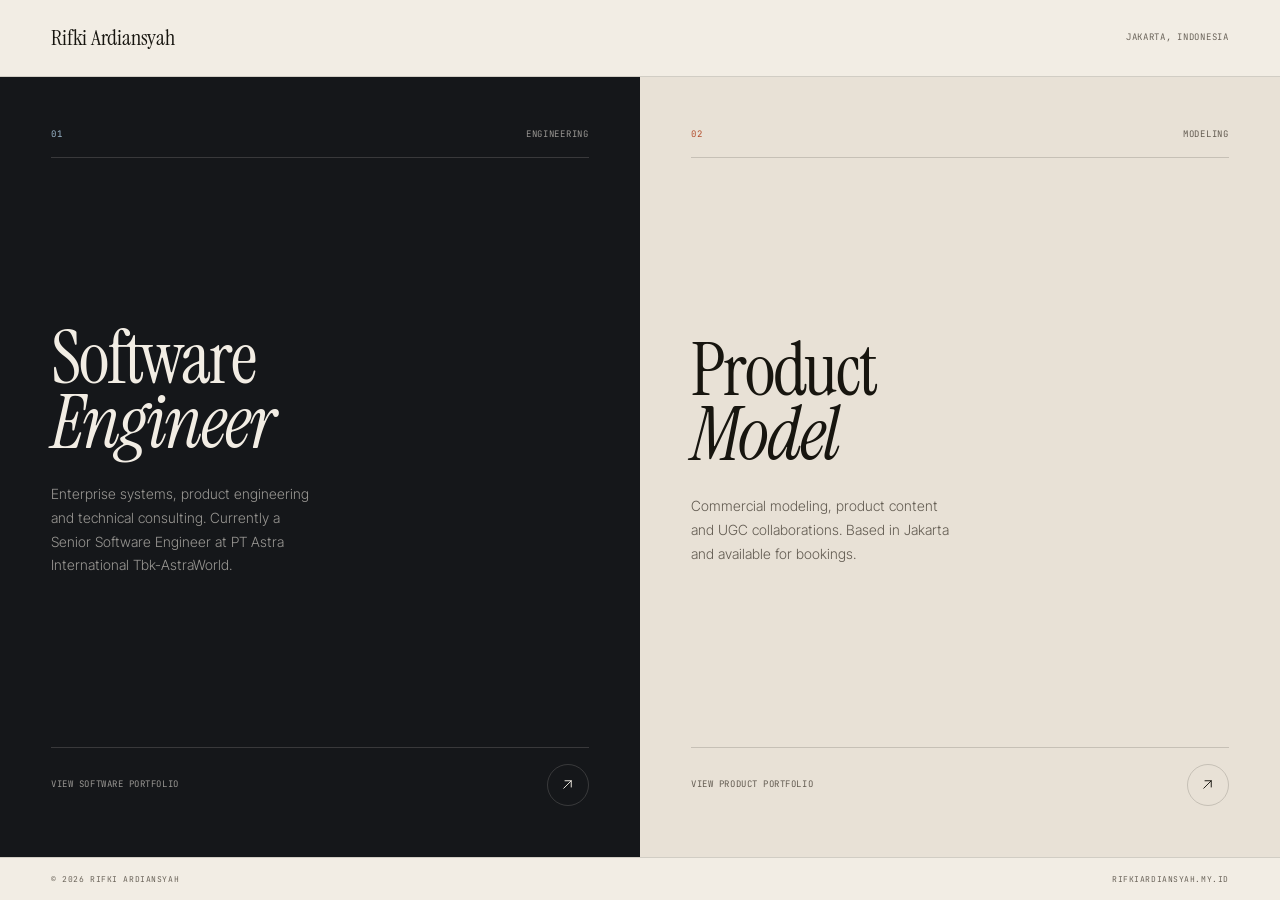
<file: index.html>
<!DOCTYPE html>
<html lang="en">
<head>
  <meta charset="UTF-8">
  <meta name="viewport" content="width=device-width, initial-scale=1.0">
  <title>Rifki Ardiansyah | Software Engineer and Product Model</title>
  <meta name="description" content="Select the software engineering portfolio or the product modeling portfolio of Rifki Ardiansyah in Jakarta.">
  <meta name="author" content="Rifki Ardiansyah">
  <meta name="theme-color" content="#F2EDE4">
  <link rel="canonical" href="https://rifkiardiansyah.my.id/">
  <meta property="og:type" content="website">
  <meta property="og:title" content="Rifki Ardiansyah | Software Engineer and Product Model">
  <meta property="og:description" content="Select the software engineering portfolio or the product modeling portfolio of Rifki Ardiansyah in Jakarta.">
  <meta property="og:url" content="https://rifkiardiansyah.my.id/">
  <meta name="twitter:card" content="summary">
  <link rel="icon" href="favicon.svg" type="image/svg+xml">
  <link rel="preconnect" href="https://fonts.googleapis.com">
  <link rel="preconnect" href="https://fonts.gstatic.com" crossorigin>
  <link href="https://fonts.googleapis.com/css2?family=Instrument+Serif:ital@0;1&family=Inter+Tight:wght@300;400;500;600&family=JetBrains+Mono:wght@400;500&display=swap" rel="stylesheet">
  <link rel="stylesheet" href="styles.css?v=20261119e">
</head>
<body>

  <a class="skip-link" href="#sections">Skip to sections</a>

  <header class="site-header">
    <div class="container header-inner">
      <p class="brand">Rifki Ardiansyah</p>
      <p class="location">Jakarta, Indonesia</p>
    </div>
  </header>

  <main class="chooser" id="sections">
    <h1 class="sr-only">Rifki Ardiansyah, select a section</h1>

    <a class="choice choice--software" href="/software-engineer/" aria-label="Open the software engineering portfolio">
      <span class="choice-top">
        <span class="choice-number">01</span>
        <span class="choice-kind">Engineering</span>
      </span>
      <span class="choice-main">
        <span class="choice-title">Software<br><em>Engineer</em></span>
        <span class="choice-description">Enterprise systems, product engineering and technical consulting. Currently a Senior Software Engineer at PT Astra International Tbk-AstraWorld.</span>
      </span>
      <span class="choice-foot">
        <span>View software portfolio</span>
        <span class="choice-arrow" aria-hidden="true">
          <svg viewBox="0 0 24 24"><path d="M6 18 18 6M8 6h10v10" fill="none" stroke="currentColor" stroke-width="1.5" stroke-linecap="round" stroke-linejoin="round"/></svg>
        </span>
      </span>
    </a>

    <a class="choice choice--model" href="/product-model/" aria-label="Open the product modeling portfolio">
      <span class="choice-top">
        <span class="choice-number">02</span>
        <span class="choice-kind">Modeling</span>
      </span>
      <span class="choice-main">
        <span class="choice-title">Product<br><em>Model</em></span>
        <span class="choice-description">Commercial modeling, product content and UGC collaborations. Based in Jakarta and available for bookings.</span>
      </span>
      <span class="choice-foot">
        <span>View product portfolio</span>
        <span class="choice-arrow" aria-hidden="true">
          <svg viewBox="0 0 24 24"><path d="M6 18 18 6M8 6h10v10" fill="none" stroke="currentColor" stroke-width="1.5" stroke-linecap="round" stroke-linejoin="round"/></svg>
        </span>
      </span>
    </a>
  </main>

  <footer class="page-footer">
    <div class="container footer-inner">
      <p>© 2026 Rifki Ardiansyah</p>
      <p>rifkiardiansyah.my.id</p>
    </div>
  </footer>

</body>
</html>
</file>
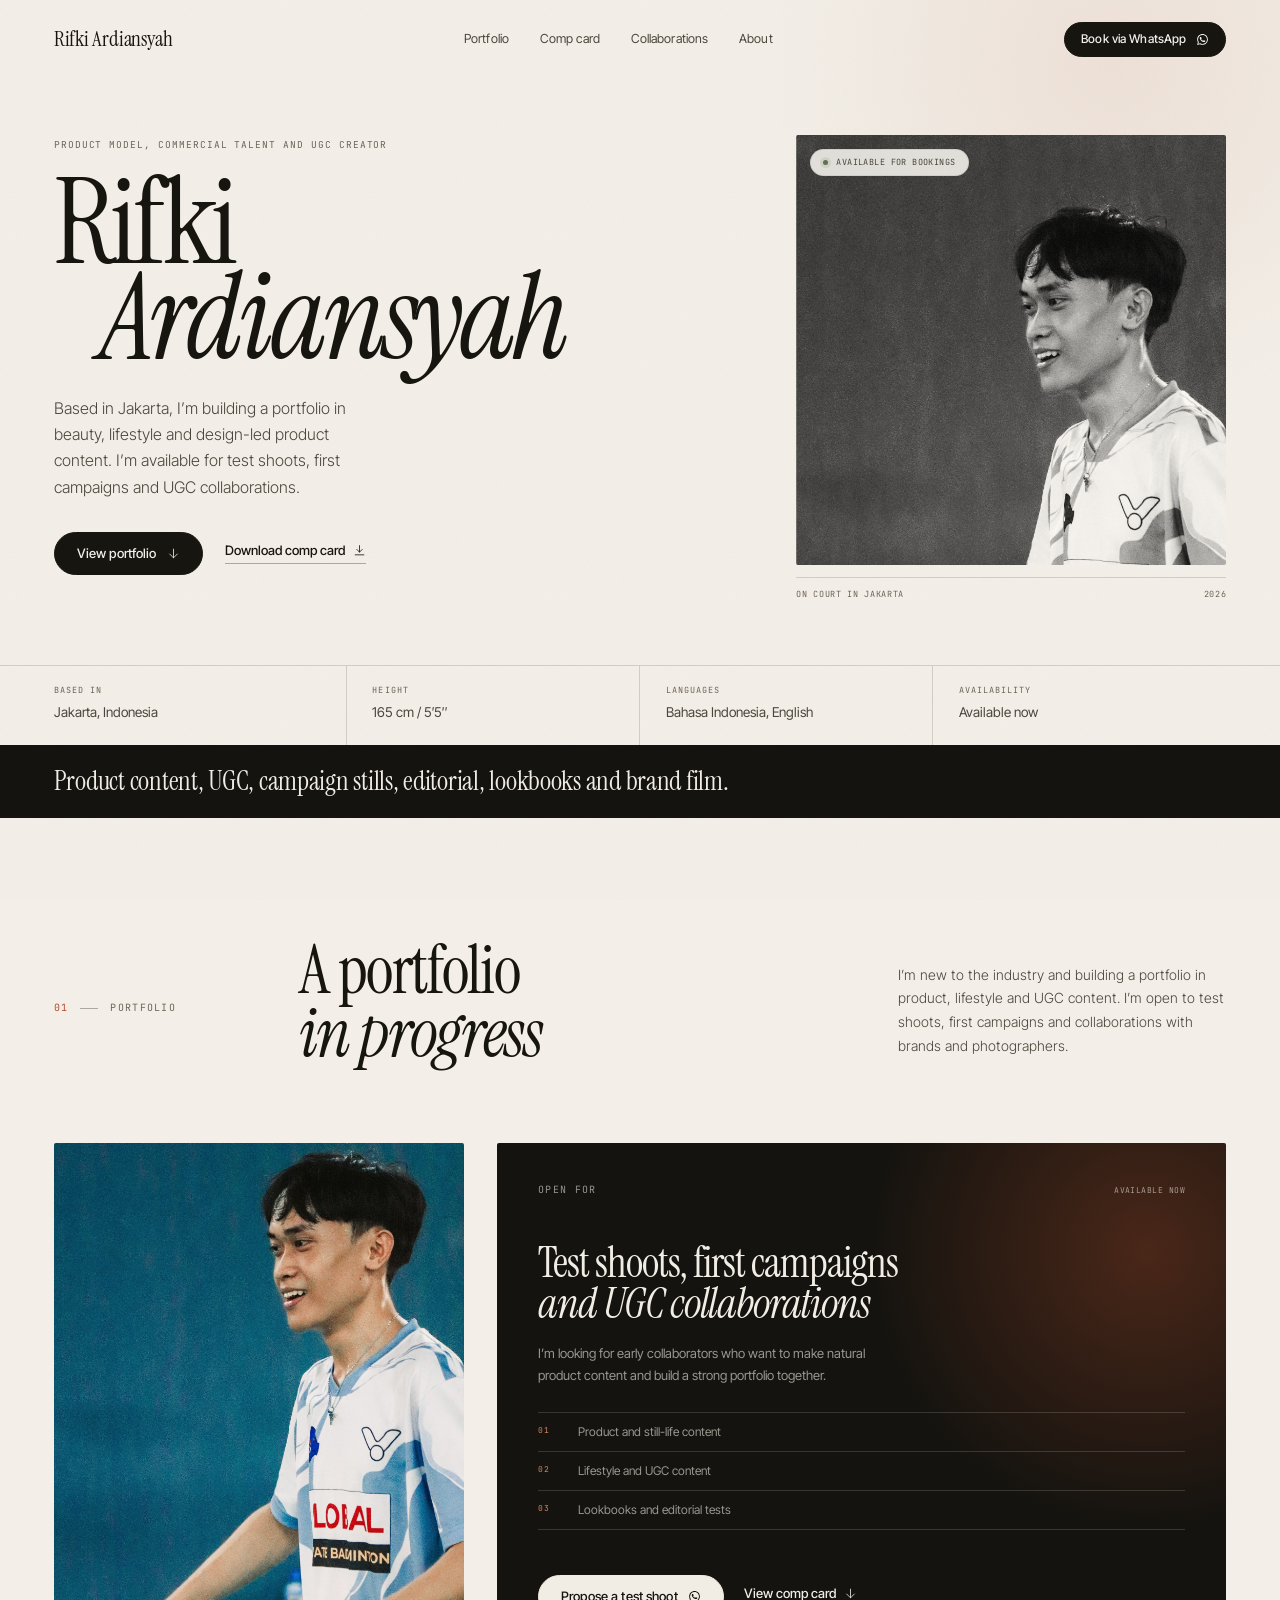
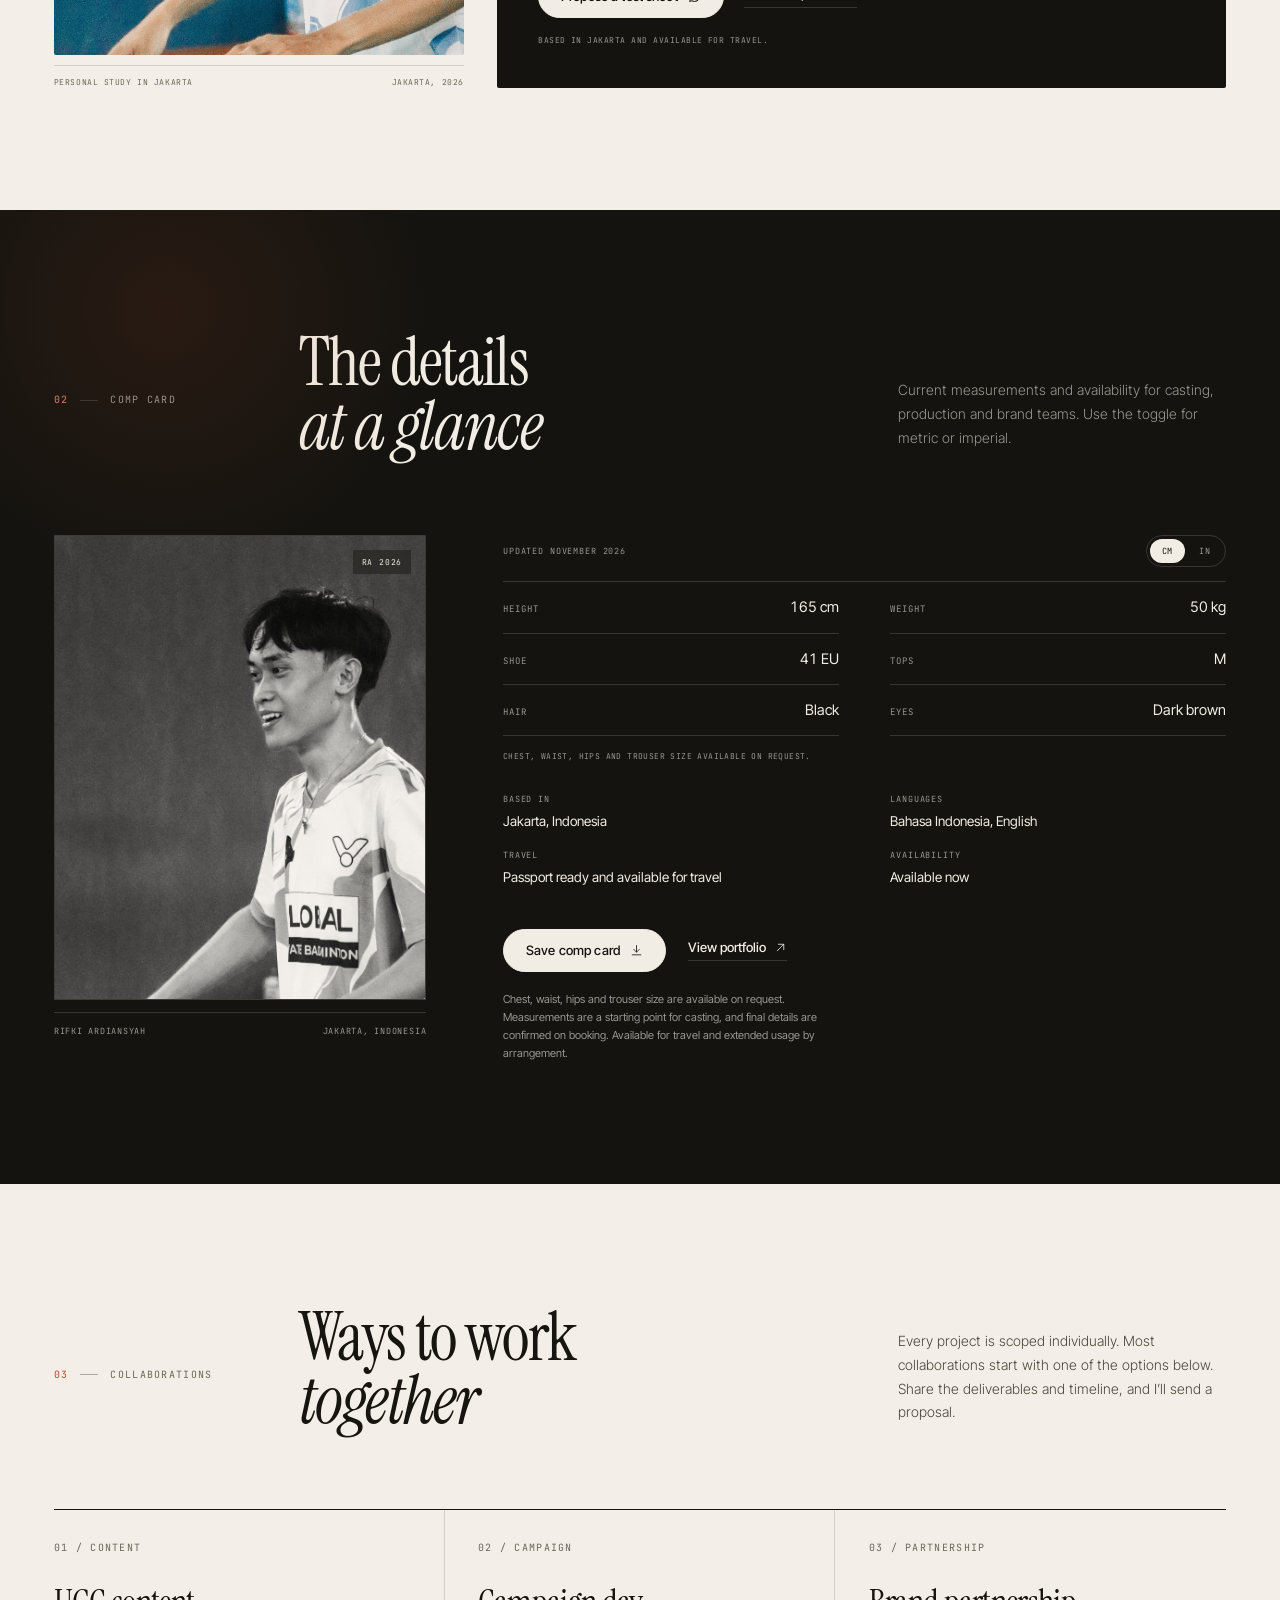
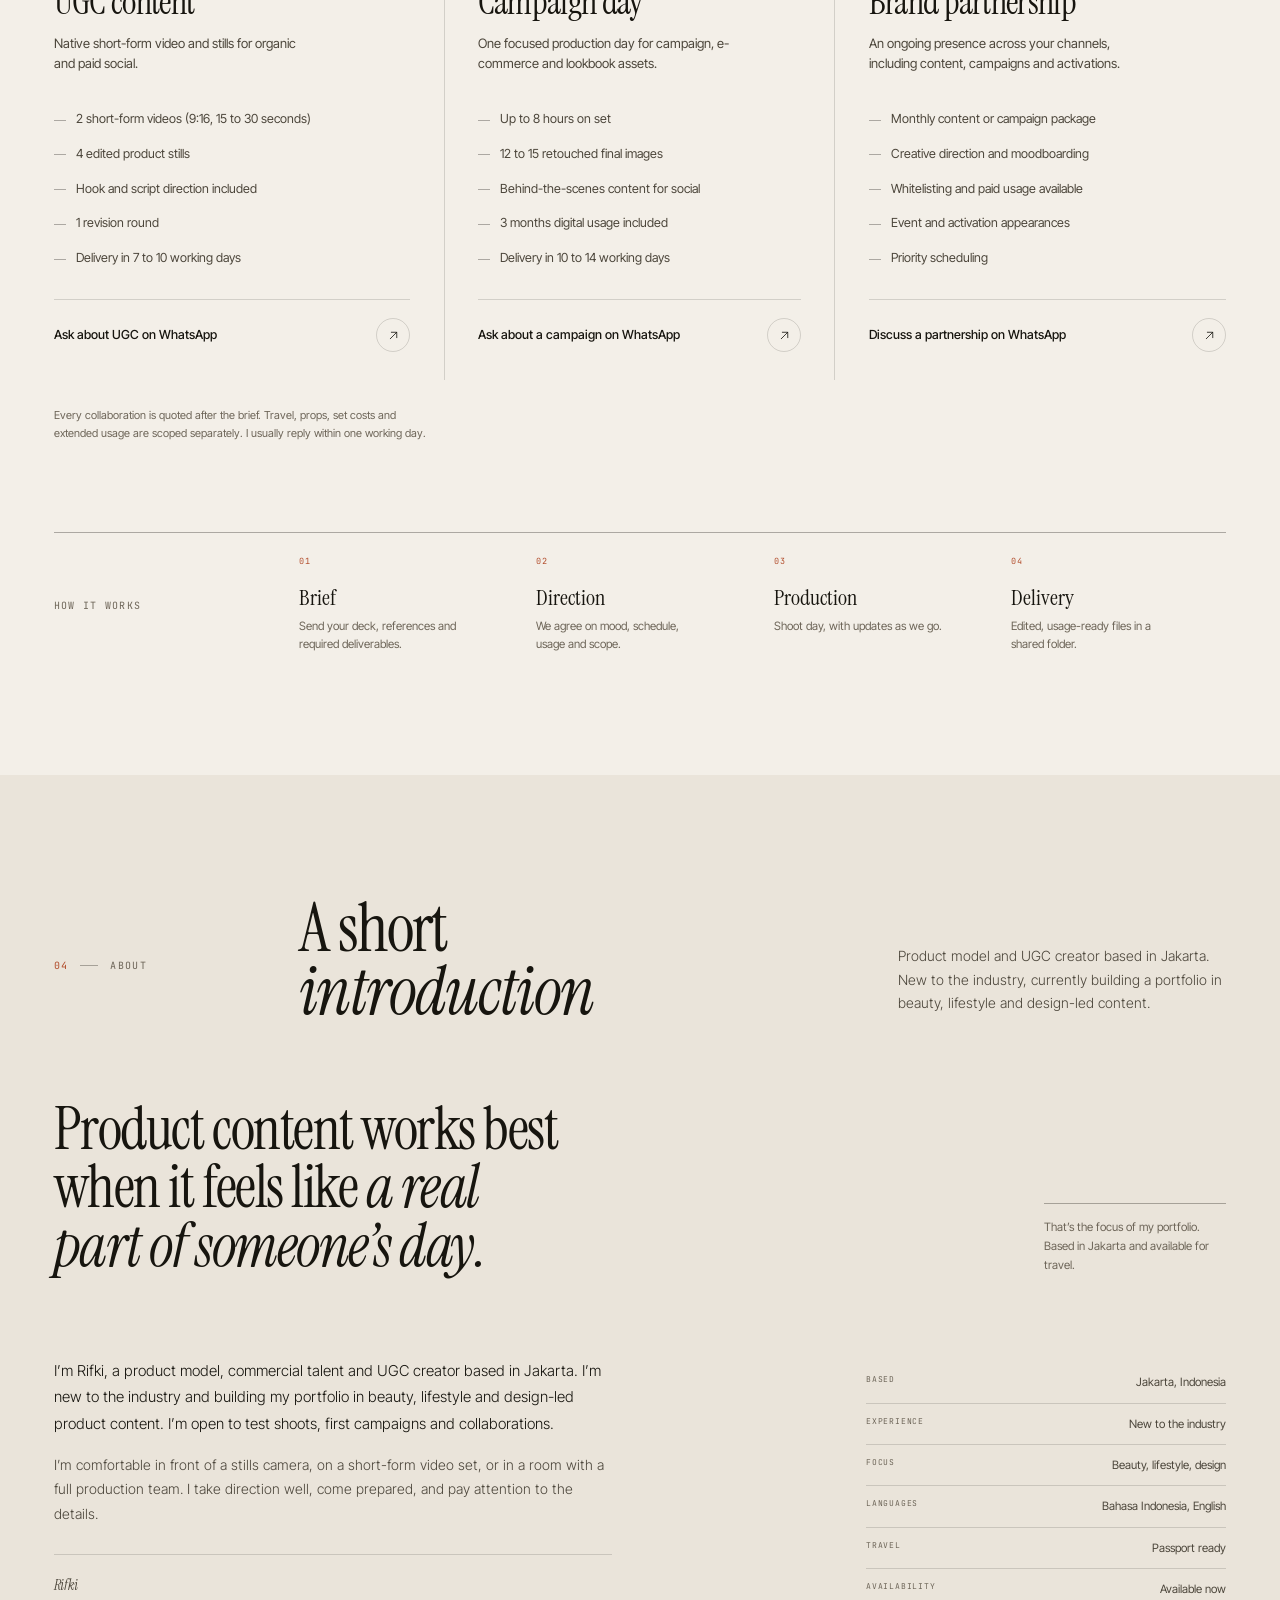
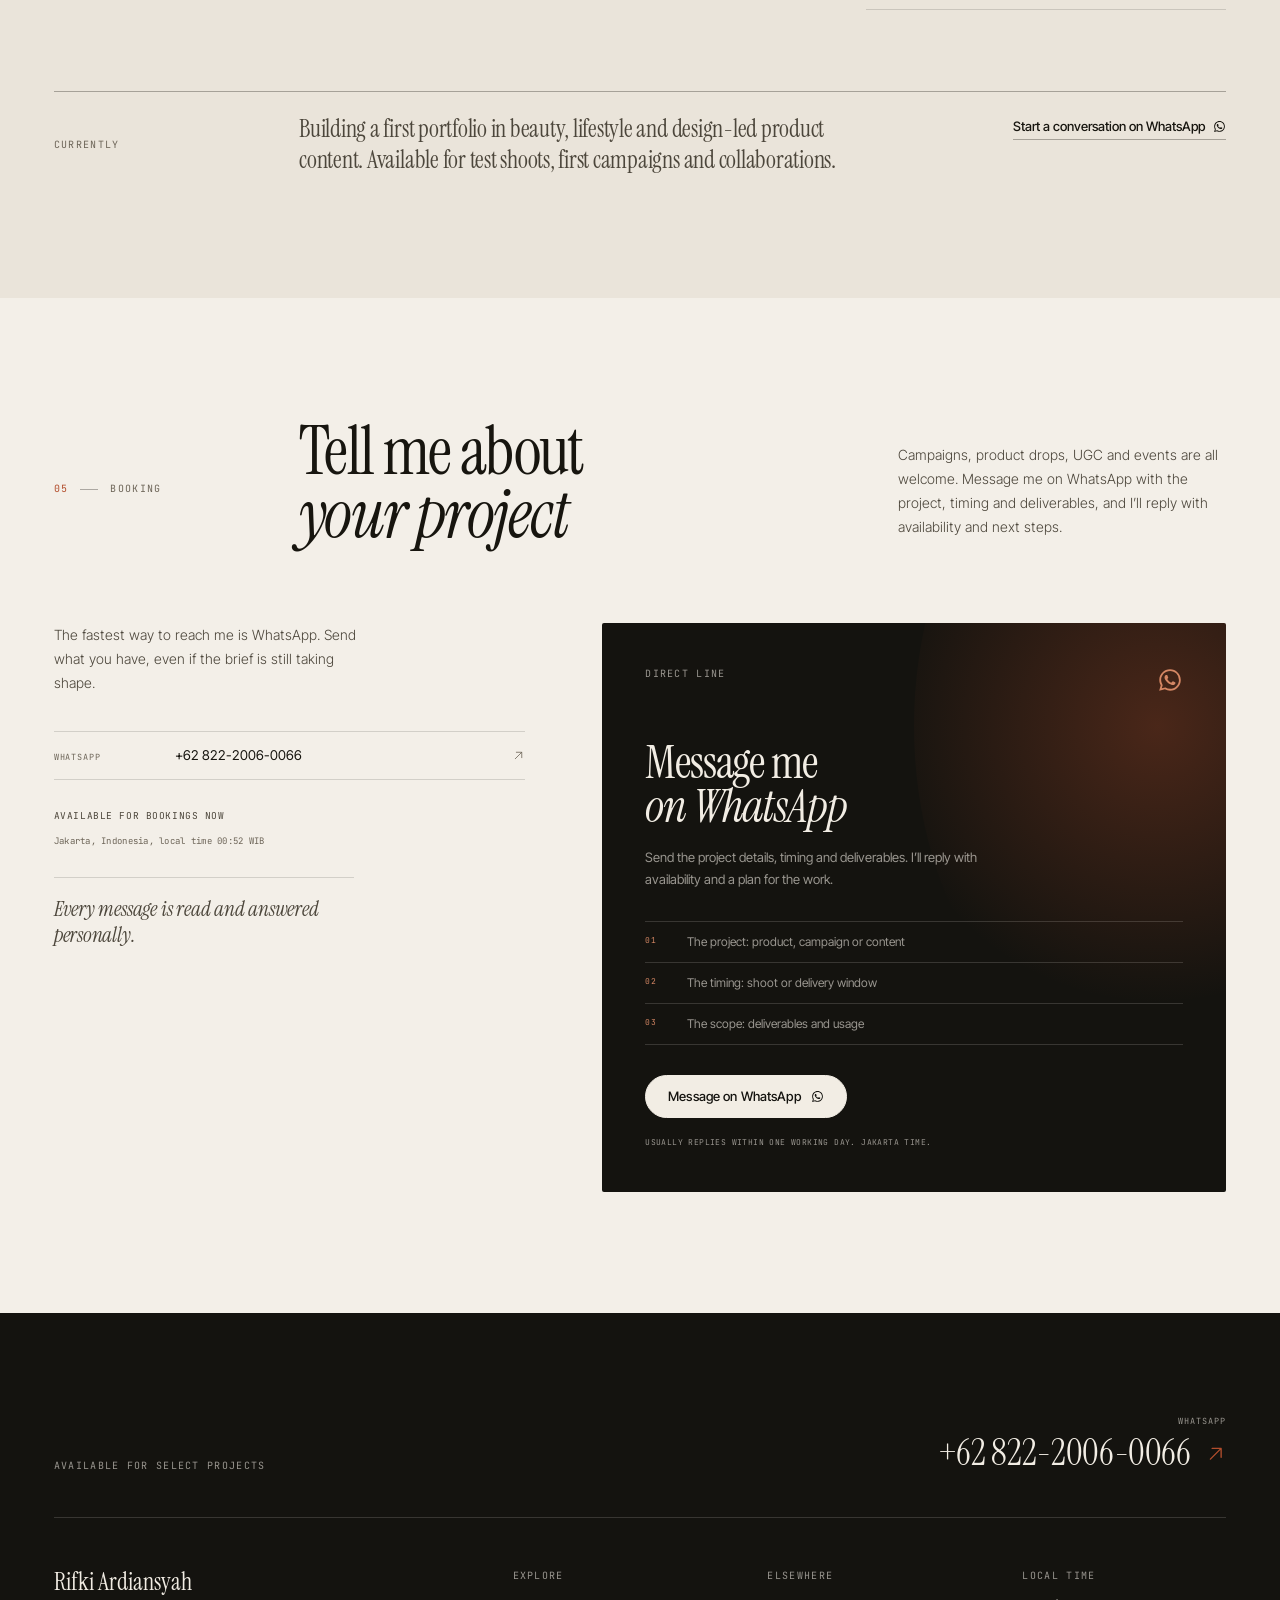
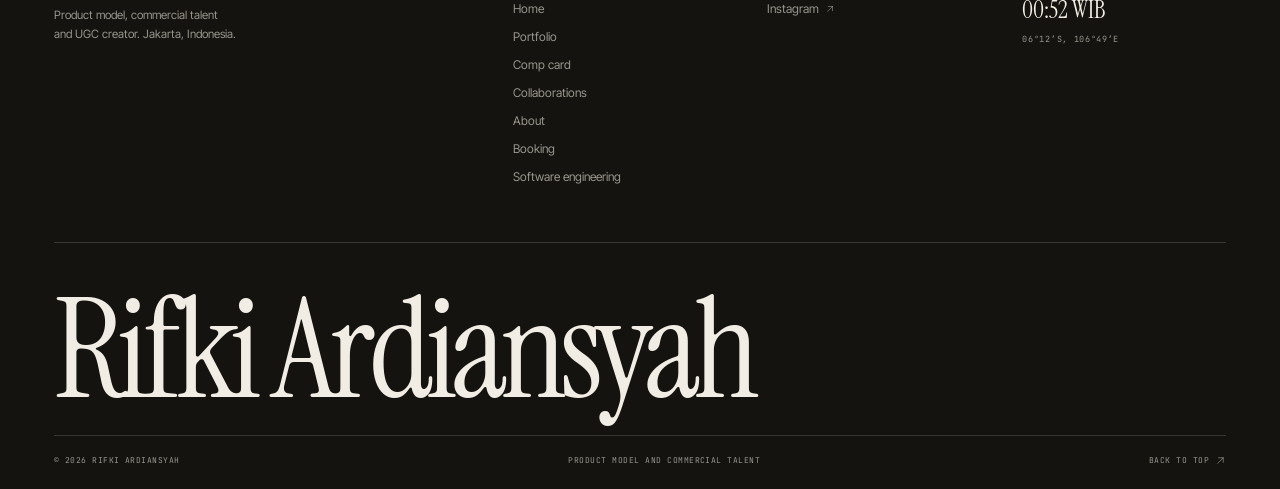
<file: product-model/index.html>
<!DOCTYPE html>
<html lang="en" id="top">
<head>
  <meta charset="UTF-8">
  <meta name="viewport" content="width=device-width, initial-scale=1.0">
  <title>Rifki Ardiansyah | Product Model and Commercial Talent</title>
  <meta name="description" content="Rifki Ardiansyah is a product model, commercial talent and UGC creator based in Jakarta. View his digital comp card, measurements, availability and collaboration options.">
  <meta name="theme-color" content="#F3EFE8">
  <meta name="author" content="Rifki Ardiansyah">
  <meta name="robots" content="index, follow">
  <link rel="canonical" href="https://rifkiardiansyah.my.id/product-model/">

  <meta property="og:type" content="website">
  <meta property="og:title" content="Rifki Ardiansyah | Product Model and Commercial Talent">
  <meta property="og:description" content="Product model and UGC creator in Jakarta. Digital comp card, current availability and collaboration options.">
  <meta property="og:url" content="https://rifkiardiansyah.my.id/product-model/">
  <meta property="og:image" content="https://rifkiardiansyah.my.id/product-model/assets/images/og.jpg?v=20261119e">
  <meta property="og:image:width" content="1200">
  <meta property="og:image:height" content="630">
  <meta name="twitter:card" content="summary_large_image">
  <meta name="twitter:title" content="Rifki Ardiansyah | Product Model and Commercial Talent">
  <meta name="twitter:description" content="Product model, commercial talent and UGC creator based in Jakarta.">
  <meta name="twitter:image" content="https://rifkiardiansyah.my.id/product-model/assets/images/og.jpg?v=20261119e">

  <link rel="icon" href="assets/favicon.svg" type="image/svg+xml">
  <script>document.documentElement.classList.add("js");</script>
  <link rel="preconnect" href="https://fonts.googleapis.com">
  <link rel="preconnect" href="https://fonts.gstatic.com" crossorigin>
  <link href="https://fonts.googleapis.com/css2?family=Instrument+Serif:ital@0;1&family=Inter+Tight:wght@300;400;500;600&family=JetBrains+Mono:wght@400;500&display=swap" rel="stylesheet">
  <link rel="preload" href="assets/images/me.jpg?v=20261119e" as="image">
  <link rel="stylesheet" href="styles.css?v=20261119e">

  <script type="application/ld+json">
  {
    "@context": "https://schema.org",
    "@type": "Person",
    "name": "Rifki Ardiansyah",
    "jobTitle": "Product Model & Commercial Talent",
    "description": "Product model, commercial talent and UGC creator based in Jakarta, Indonesia. Available for test shoots, campaigns and UGC collaborations.",
    "telephone": "+6282220060066",
    "url": "https://rifkiardiansyah.my.id/product-model/",
    "image": "https://rifkiardiansyah.my.id/product-model/assets/images/me.jpg?v=20261119e",
    "address": {
      "@type": "PostalAddress",
      "addressLocality": "Jakarta",
      "addressCountry": "ID"
    },
    "sameAs": [
      "https://www.instagram.com/071019021001_/"
    ]
  }
  </script>
</head>
<body>

  <a class="skip-link" href="#main">Skip to content</a>

  <!-- Icons -->
  <svg class="svg-sprite" aria-hidden="true" focusable="false" xmlns="http://www.w3.org/2000/svg">
    <symbol id="i-arrow-up-right" viewBox="0 0 24 24">
      <path d="M6 18 18 6M8 6h10v10" fill="none" stroke="currentColor" stroke-width="1.5" stroke-linecap="round" stroke-linejoin="round"/>
    </symbol>
    <symbol id="i-arrow-down" viewBox="0 0 24 24">
      <path d="M12 4v16M5 13l7 7 7-7" fill="none" stroke="currentColor" stroke-width="1.5" stroke-linecap="round" stroke-linejoin="round"/>
    </symbol>
    <symbol id="i-download" viewBox="0 0 24 24">
      <path d="M12 3v12M7 10l5 5 5-5M4 20h16" fill="none" stroke="currentColor" stroke-width="1.5" stroke-linecap="round" stroke-linejoin="round"/>
    </symbol>
    <symbol id="i-whatsapp" viewBox="0 0 24 24">
      <path fill="currentColor" d="M12.04 2C6.58 2 2.13 6.45 2.13 11.91c0 1.75.46 3.45 1.32 4.95L2 22l5.25-1.38a9.9 9.9 0 0 0 4.79 1.22c5.46 0 9.91-4.45 9.91-9.91C21.95 6.45 17.5 2 12.04 2Zm0 18.14a8.2 8.2 0 0 1-4.19-1.15l-.3-.18-3.12.82.84-3.04-.2-.31a8.19 8.19 0 0 1-1.26-4.37c0-4.54 3.7-8.23 8.24-8.23 2.2 0 4.27.86 5.82 2.41a8.18 8.18 0 0 1 2.41 5.83c0 4.54-3.7 8.22-8.24 8.22Zm4.52-6.16c-.25-.12-1.47-.72-1.69-.81-.23-.08-.39-.12-.56.12-.17.25-.64.81-.79.97-.15.17-.29.19-.54.06-.25-.12-1.05-.39-2-1.23-.74-.66-1.23-1.47-1.38-1.72-.14-.25-.02-.38.11-.5.11-.11.25-.29.37-.44.12-.14.17-.25.25-.41.08-.17.04-.31-.02-.44-.06-.12-.56-1.35-.77-1.85-.2-.48-.41-.42-.56-.43h-.48c-.17 0-.44.06-.67.31-.23.25-.88.86-.88 2.09 0 1.23.9 2.42 1.02 2.59.12.17 1.75 2.67 4.23 3.74.59.26 1.05.41 1.41.52.59.19 1.13.16 1.56.1.48-.07 1.47-.6 1.67-1.18.21-.58.21-1.08.15-1.18-.06-.1-.23-.16-.48-.28Z"/>
    </symbol>
  </svg>

  <div class="grain" aria-hidden="true"></div>

  <header class="site-header" data-header>
    <div class="container header-inner">
      <a class="brand" href="#top" aria-label="Rifki Ardiansyah, back to top">
        <span class="brand-name">Rifki Ardiansyah</span>
      </a>

      <nav class="primary-nav" aria-label="Primary">
        <a class="nav-link" href="#portfolio">Portfolio</a>
        <a class="nav-link" href="#comp-card">Comp card</a>
        <a class="nav-link" href="#collaborations">Collaborations</a>
        <a class="nav-link" href="#about">About</a>
      </nav>

      <div class="header-actions">
        <a class="btn btn--sm header-cta" href="https://wa.me/6282220060066?text=Hi%20Rifki%2C%20I%27d%20like%20to%20talk%20about%20a%20project." target="_blank" rel="noopener noreferrer">
          Book via WhatsApp
          <svg class="icon" aria-hidden="true"><use href="#i-whatsapp"/></svg>
        </a>
        <button class="menu-toggle" type="button" aria-expanded="false" aria-controls="mobile-menu" aria-label="Open menu">
          <span class="menu-toggle-label">Menu</span>
          <span class="menu-lines" aria-hidden="true"><span></span><span></span></span>
        </button>
      </div>
    </div>
  </header>

  <div class="mobile-menu" id="mobile-menu" aria-hidden="true" inert>
    <nav class="mobile-nav" aria-label="Mobile">
      <a href="#portfolio"><span>Portfolio</span><span class="mobile-index">01</span></a>
      <a href="#comp-card"><span>Comp card</span><span class="mobile-index">02</span></a>
      <a href="#collaborations"><span>Collaborations</span><span class="mobile-index">03</span></a>
      <a href="#about"><span>About</span><span class="mobile-index">04</span></a>
      <a href="#contact"><span>Booking</span><span class="mobile-index">05</span></a>
    </nav>
    <div class="mobile-menu-foot">
      <p class="availability">Available for select projects</p>
      <div class="mobile-contact">
        <a href="https://wa.me/6282220060066?text=Hi%20Rifki%2C%20I%27d%20like%20to%20talk%20about%20a%20project." target="_blank" rel="noopener noreferrer">WhatsApp: +62 822-2006-0066</a>
        <a href="https://www.instagram.com/071019021001_/" target="_blank" rel="noopener noreferrer">Instagram</a>
      </div>
    </div>
  </div>

  <main id="main">

    <!-- ============ HERO ============ -->
    <section class="hero" aria-labelledby="hero-title">
      <div class="container hero-grid">
        <div class="hero-copy">
          <p class="eyebrow hero-anim">Product model, commercial talent and UGC creator</p>

          <h1 class="hero-title" id="hero-title">
            <span class="hero-title-line">Rifki</span>
            <span class="hero-title-line hero-title-second">Ardiansyah</span>
          </h1>

          <p class="hero-lede hero-anim">Based in Jakarta, I’m building a portfolio in beauty, lifestyle and design-led product content. I’m available for test shoots, first campaigns and UGC collaborations.</p>

          <div class="hero-actions hero-anim">
            <a class="btn" href="#portfolio">
              View portfolio
              <svg class="icon" aria-hidden="true"><use href="#i-arrow-down"/></svg>
            </a>
            <button class="link-underline" type="button" data-print>
              Download comp card
              <svg class="icon" aria-hidden="true"><use href="#i-download"/></svg>
            </button>
          </div>
        </div>

        <div class="hero-visual">
          <figure class="portrait">
            <div class="portrait-frame">
              <img src="assets/images/me.jpg?v=20261119e" alt="Rifki Ardiansyah on court in Jakarta" width="1600" height="2850" fetchpriority="high">
              <span class="badge"><span class="status-dot" aria-hidden="true"></span> Available for bookings</span>
            </div>
            <figcaption>
              <span>On court in Jakarta</span>
              <span>2026</span>
            </figcaption>
          </figure>
        </div>
      </div>

      <div class="container hero-meta-wrap hero-anim">
        <dl class="hero-meta">
          <div>
            <dt>Based in</dt>
            <dd>Jakarta, Indonesia</dd>
          </div>
          <div>
            <dt>Height</dt>
            <dd>165 cm / 5′5″</dd>
          </div>
          <div>
            <dt>Languages</dt>
            <dd>Bahasa Indonesia, English</dd>
          </div>
          <div>
            <dt>Availability</dt>
            <dd>Available now</dd>
          </div>
        </dl>
      </div>
    </section>

    <!-- ============ CAPABILITIES ============ -->
    <div class="capability-strip">
      <div class="container">
        <p>Product content, UGC, campaign stills, editorial, lookbooks and brand film.</p>
      </div>
    </div>

    <!-- ============ PORTFOLIO ============ -->
    <section class="section portfolio" id="portfolio" aria-labelledby="portfolio-title">
      <div class="container">
        <header class="section-head reveal">
          <p class="label"><span>01</span> Portfolio</p>
          <div class="head-main">
            <h2 id="portfolio-title">A portfolio<br><em>in progress</em></h2>
            <p class="section-copy">I’m new to the industry and building a portfolio in product, lifestyle and UGC content. I’m open to test shoots, first campaigns and collaborations with brands and photographers.</p>
          </div>
        </header>

        <div class="portfolio-feature">
          <figure class="portfolio-visual reveal">
            <div class="portfolio-frame">
              <img src="assets/images/me.jpg?v=20261119e" alt="Rifki Ardiansyah on court in Jakarta" width="1600" height="2850" loading="lazy" decoding="async">
            </div>
            <figcaption>
              <span>Personal study in Jakarta</span>
              <span>Jakarta, 2026</span>
            </figcaption>
          </figure>

          <div class="portfolio-panel reveal reveal--d1">
            <div class="portfolio-panel-top">
              <p class="label label--on-dark">Open for</p>
              <span class="portfolio-status">Available now</span>
            </div>
            <h3>Test shoots, first campaigns<br><em>and UGC collaborations</em></h3>
            <p class="portfolio-panel-copy">I’m looking for early collaborators who want to make natural product content and build a strong portfolio together.</p>
            <ul class="portfolio-list">
              <li><span>01</span> Product and still-life content</li>
              <li><span>02</span> Lifestyle and UGC content</li>
              <li><span>03</span> Lookbooks and editorial tests</li>
            </ul>
            <div class="portfolio-actions">
              <a class="btn btn--light" href="https://wa.me/6282220060066?text=Hi%20Rifki%2C%20I%27d%20like%20to%20propose%20a%20test%20shoot.%20Here%27s%20a%20little%20about%20the%20idea%3A%20" target="_blank" rel="noopener noreferrer">
                Propose a test shoot
                <svg class="icon" aria-hidden="true"><use href="#i-whatsapp"/></svg>
              </a>
              <a class="link-underline link-underline--light" href="#comp-card">
                View comp card
                <svg class="icon" aria-hidden="true"><use href="#i-arrow-down"/></svg>
              </a>
            </div>
            <p class="portfolio-note">Based in Jakarta and available for travel.</p>
          </div>
        </div>
      </div>
    </section>

    <!-- ============ COMP CARD ============ -->
    <section class="section section--dark comp-card" id="comp-card" aria-labelledby="comp-title">
      <div class="container">
        <header class="section-head reveal">
          <p class="label label--on-dark"><span>02</span> Comp card</p>
          <div class="head-main">
            <h2 id="comp-title">The details<br><em>at a glance</em></h2>
            <p class="section-copy">Current measurements and availability for casting, production and brand teams. Use the toggle for metric or imperial.</p>
          </div>
        </header>

        <div class="comp-grid">
          <figure class="comp-portrait reveal">
            <div class="comp-portrait-frame">
              <img src="assets/images/me.jpg?v=20261119e" alt="Rifki Ardiansyah on court in Jakarta" width="1600" height="2850" loading="lazy" decoding="async">
              <span class="comp-stamp">RA 2026</span>
            </div>
            <figcaption>
              <span>Rifki Ardiansyah</span>
              <span>Jakarta, Indonesia</span>
            </figcaption>
          </figure>

          <div class="comp-body reveal reveal--d1">
            <div class="comp-toolbar">
              <p class="comp-updated">Updated November 2026</p>
              <div class="unit-toggle" role="group" aria-label="Measurement units">
                <button type="button" class="is-active" data-unit="cm" aria-pressed="true">CM</button>
                <button type="button" data-unit="in" aria-pressed="false">IN</button>
              </div>
            </div>

            <dl class="spec-grid" aria-label="Measurements and specs">
              <div class="spec"><dt>Height</dt><dd data-cm="165 cm" data-in="5′ 5″">165 cm</dd></div>
              <div class="spec"><dt>Weight</dt><dd data-cm="50 kg" data-in="110 lb">50 kg</dd></div>
              <div class="spec"><dt>Shoe</dt><dd data-cm="41 EU" data-in="8 US">41 EU</dd></div>
              <div class="spec"><dt>Tops</dt><dd>M</dd></div>
              <div class="spec"><dt>Hair</dt><dd>Black</dd></div>
              <div class="spec"><dt>Eyes</dt><dd>Dark brown</dd></div>
            </dl>
            <p class="comp-measure-note">Chest, waist, hips and trouser size available on request.</p>

            <dl class="comp-details">
              <div><dt>Based in</dt><dd>Jakarta, Indonesia</dd></div>
              <div><dt>Languages</dt><dd>Bahasa Indonesia, English</dd></div>
              <div><dt>Travel</dt><dd>Passport ready and available for travel</dd></div>
              <div><dt>Availability</dt><dd>Available now</dd></div>
            </dl>

            <div class="comp-actions">
              <button class="btn btn--light" type="button" data-print>
                Save comp card
                <svg class="icon" aria-hidden="true"><use href="#i-download"/></svg>
              </button>
              <a class="link-underline link-underline--light" href="#portfolio">
                View portfolio
                <svg class="icon" aria-hidden="true"><use href="#i-arrow-up-right"/></svg>
              </a>
            </div>
            <p class="comp-note">Chest, waist, hips and trouser size are available on request. Measurements are a starting point for casting, and final details are confirmed on booking. Available for travel and extended usage by arrangement.</p>
          </div>
        </div>
      </div>
    </section>

    <!-- ============ COLLABORATIONS ============ -->
    <section class="section packages" id="collaborations" aria-labelledby="packages-title">
      <div class="container">
        <header class="section-head reveal">
          <p class="label"><span>03</span> Collaborations</p>
          <div class="head-main">
            <h2 id="packages-title">Ways to work<br><em>together</em></h2>
            <p class="section-copy">Every project is scoped individually. Most collaborations start with one of the options below. Share the deliverables and timeline, and I’ll send a proposal.</p>
          </div>
        </header>

        <div class="package-grid">
          <article class="package reveal">
            <div class="package-top">
              <span class="label">01 / Content</span>
            </div>
            <h3>UGC content</h3>
            <p class="package-sub">Native short-form video and stills for organic and paid social.</p>
            <ul class="package-list">
              <li>2 short-form videos (9:16, 15 to 30 seconds)</li>
              <li>4 edited product stills</li>
              <li>Hook and script direction included</li>
              <li>1 revision round</li>
              <li>Delivery in 7 to 10 working days</li>
            </ul>
            <a class="package-cta" href="https://wa.me/6282220060066?text=Hi%20Rifki%2C%20I%27m%20interested%20in%20the%20UGC%20content%20package.%20Here%27s%20a%20little%20about%20the%20project%3A%20" target="_blank" rel="noopener noreferrer">
              Ask about UGC on WhatsApp
              <span class="package-arrow" aria-hidden="true"><svg class="icon"><use href="#i-arrow-up-right"/></svg></span>
            </a>
          </article>

          <article class="package reveal reveal--d1">
            <div class="package-top">
              <span class="label">02 / Campaign</span>
            </div>
            <h3>Campaign day</h3>
            <p class="package-sub">One focused production day for campaign, e-commerce and lookbook assets.</p>
            <ul class="package-list">
              <li>Up to 8 hours on set</li>
              <li>12 to 15 retouched final images</li>
              <li>Behind-the-scenes content for social</li>
              <li>3 months digital usage included</li>
              <li>Delivery in 10 to 14 working days</li>
            </ul>
            <a class="package-cta" href="https://wa.me/6282220060066?text=Hi%20Rifki%2C%20I%27d%20like%20to%20enquire%20about%20a%20campaign%20day.%20Here%27s%20a%20little%20about%20the%20project%3A%20" target="_blank" rel="noopener noreferrer">
              Ask about a campaign on WhatsApp
              <span class="package-arrow" aria-hidden="true"><svg class="icon"><use href="#i-arrow-up-right"/></svg></span>
            </a>
          </article>

          <article class="package reveal reveal--d2">
            <div class="package-top">
              <span class="label">03 / Partnership</span>
            </div>
            <h3>Brand partnership</h3>
            <p class="package-sub">An ongoing presence across your channels, including content, campaigns and activations.</p>
            <ul class="package-list">
              <li>Monthly content or campaign package</li>
              <li>Creative direction and moodboarding</li>
              <li>Whitelisting and paid usage available</li>
              <li>Event and activation appearances</li>
              <li>Priority scheduling</li>
            </ul>
            <a class="package-cta" href="https://wa.me/6282220060066?text=Hi%20Rifki%2C%20I%27d%20like%20to%20discuss%20a%20brand%20partnership.%20Here%27s%20a%20little%20about%20the%20project%3A%20" target="_blank" rel="noopener noreferrer">
              Discuss a partnership on WhatsApp
              <span class="package-arrow" aria-hidden="true"><svg class="icon"><use href="#i-arrow-up-right"/></svg></span>
            </a>
          </article>
        </div>

        <p class="packages-note reveal">Every collaboration is quoted after the brief. Travel, props, set costs and extended usage are scoped separately. I usually reply within one working day.</p>

        <div class="process reveal">
          <p class="label process-label">How it works</p>
          <ol class="process-list">
            <li class="process-step">
              <span class="process-no">01</span>
              <h3>Brief</h3>
              <p>Send your deck, references and required deliverables.</p>
            </li>
            <li class="process-step">
              <span class="process-no">02</span>
              <h3>Direction</h3>
              <p>We agree on mood, schedule, usage and scope.</p>
            </li>
            <li class="process-step">
              <span class="process-no">03</span>
              <h3>Production</h3>
              <p>Shoot day, with updates as we go.</p>
            </li>
            <li class="process-step">
              <span class="process-no">04</span>
              <h3>Delivery</h3>
              <p>Edited, usage-ready files in a shared folder.</p>
            </li>
          </ol>
        </div>
      </div>
    </section>

    <!-- ============ ABOUT ============ -->
    <section class="section about" id="about" aria-labelledby="about-title">
      <div class="container">
        <header class="section-head reveal">
          <p class="label"><span>04</span> About</p>
          <div class="head-main">
            <h2 id="about-title">A short<br><em>introduction</em></h2>
            <p class="section-copy">Product model and UGC creator based in Jakarta. New to the industry, currently building a portfolio in beauty, lifestyle and design-led content.</p>
          </div>
        </header>

        <div class="about-intro reveal">
          <p class="about-statement">Product content works best when it feels like <em>a real part of someone’s day.</em></p>
          <p class="about-side">That’s the focus of my portfolio. Based in Jakarta and available for travel.</p>
        </div>

        <div class="about-grid">
          <div class="about-bio reveal">
            <p>I’m Rifki, a product model, commercial talent and UGC creator based in Jakarta. I’m new to the industry and building my portfolio in beauty, lifestyle and design-led product content. I’m open to test shoots, first campaigns and collaborations.</p>
            <p>I’m comfortable in front of a stills camera, on a short-form video set, or in a room with a full production team. I take direction well, come prepared, and pay attention to the details.</p>
            <p class="signature" aria-label="Rifki">Rifki</p>
          </div>

          <dl class="about-facts reveal reveal--d1">
            <div><dt>Based</dt><dd>Jakarta, Indonesia</dd></div>
            <div><dt>Experience</dt><dd>New to the industry</dd></div>
            <div><dt>Focus</dt><dd>Beauty, lifestyle, design</dd></div>
            <div><dt>Languages</dt><dd>Bahasa Indonesia, English</dd></div>
            <div><dt>Travel</dt><dd>Passport ready</dd></div>
            <div><dt>Availability</dt><dd>Available now</dd></div>
          </dl>
        </div>

        <div class="about-cta reveal">
          <p class="label">Currently</p>
          <div class="about-cta-body">
            <p>Building a first portfolio in beauty, lifestyle and design-led product content. Available for test shoots, first campaigns and collaborations.</p>
            <a class="link-underline" href="https://wa.me/6282220060066?text=Hi%20Rifki%2C%20I%27d%20like%20to%20propose%20a%20test%20shoot.%20Here%27s%20a%20little%20about%20the%20idea%3A%20" target="_blank" rel="noopener noreferrer">
              Start a conversation on WhatsApp
              <svg class="icon" aria-hidden="true"><use href="#i-whatsapp"/></svg>
            </a>
          </div>
        </div>
      </div>
    </section>

    <!-- ============ CONTACT ============ -->
    <section class="section contact" id="contact" aria-labelledby="contact-title">
      <div class="container">
        <header class="section-head reveal">
          <p class="label"><span>05</span> Booking</p>
          <div class="head-main">
            <h2 id="contact-title">Tell me about<br><em>your project</em></h2>
            <p class="section-copy">Campaigns, product drops, UGC and events are all welcome. Message me on WhatsApp with the project, timing and deliverables, and I’ll reply with availability and next steps.</p>
          </div>
        </header>

        <div class="contact-grid">
          <div class="contact-info reveal">
            <p class="contact-intro">The fastest way to reach me is WhatsApp. Send what you have, even if the brief is still taking shape.</p>

            <ul class="contact-links">
              <li>
                <a href="https://wa.me/6282220060066?text=Hi%20Rifki%2C%20I%27d%20like%20to%20talk%20about%20a%20project." target="_blank" rel="noopener noreferrer">
                  <span class="contact-link-label">WhatsApp</span>
                  <span class="contact-link-value">+62 822-2006-0066 <svg class="icon" aria-hidden="true"><use href="#i-arrow-up-right"/></svg></span>
                </a>
              </li>
            </ul>

            <div class="contact-meta">
              <p class="availability">Available for bookings now</p>
              <p>Jakarta, Indonesia, local time <span data-jakarta-time>17:00</span> WIB</p>
            </div>
            <p class="contact-note">Every message is read and answered personally.</p>
          </div>

          <div class="contact-direct reveal reveal--d1">
            <div class="contact-direct-top">
              <p class="label label--on-dark">Direct line</p>
              <svg class="contact-wa-icon" aria-hidden="true"><use href="#i-whatsapp"/></svg>
            </div>
            <h3>Message me<br><em>on WhatsApp</em></h3>
            <p class="contact-direct-copy">Send the project details, timing and deliverables. I’ll reply with availability and a plan for the work.</p>
            <ul class="contact-guide">
              <li><span>01</span><span>The project: product, campaign or content</span></li>
              <li><span>02</span><span>The timing: shoot or delivery window</span></li>
              <li><span>03</span><span>The scope: deliverables and usage</span></li>
            </ul>
            <a class="btn btn--light contact-wa-btn" href="https://wa.me/6282220060066?text=Hi%20Rifki%2C%20I%27d%20like%20to%20talk%20about%20a%20project." target="_blank" rel="noopener noreferrer">
              Message on WhatsApp
              <svg class="icon" aria-hidden="true"><use href="#i-whatsapp"/></svg>
            </a>
            <p class="contact-direct-foot">Usually replies within one working day. Jakarta time.</p>
          </div>
        </div>
      </div>
    </section>
  </main>

  <!-- ============ FOOTER ============ -->
  <footer class="site-footer">
    <div class="container">
      <div class="footer-top">
        <p class="label label--on-dark">Available for select projects</p>
        <a class="footer-contact" href="https://wa.me/6282220060066?text=Hi%20Rifki%2C%20I%27d%20like%20to%20talk%20about%20a%20project." target="_blank" rel="noopener noreferrer">
          <span class="footer-contact-label">WhatsApp</span>
          <span class="footer-contact-number">+62 822-2006-0066 <svg class="icon" aria-hidden="true"><use href="#i-arrow-up-right"/></svg></span>
        </a>
      </div>

      <div class="footer-grid">
        <div class="footer-brand">
          <p class="footer-name">Rifki Ardiansyah</p>
          <p class="footer-role">Product model, commercial talent<br>and UGC creator. Jakarta, Indonesia.</p>
        </div>
        <nav class="footer-nav" aria-label="Footer">
          <p class="label label--on-dark">Explore</p>
          <a href="/">Home</a>
          <a href="#portfolio">Portfolio</a>
          <a href="#comp-card">Comp card</a>
          <a href="#collaborations">Collaborations</a>
          <a href="#about">About</a>
          <a href="#contact">Booking</a>
          <a href="/software-engineer/">Software engineering</a>
        </nav>
        <div class="footer-social">
          <p class="label label--on-dark">Elsewhere</p>
          <a href="https://www.instagram.com/071019021001_/" target="_blank" rel="noopener noreferrer">Instagram <svg class="icon" aria-hidden="true"><use href="#i-arrow-up-right"/></svg></a>
        </div>
        <div class="footer-locale">
          <p class="label label--on-dark">Local time</p>
          <p class="footer-time"><span data-jakarta-time>17:00</span> WIB</p>
          <p class="footer-coords">06°12′S, 106°49′E</p>
        </div>
      </div>

      <div class="footer-wordmark" aria-hidden="true">Rifki Ardiansyah</div>

      <div class="footer-bottom">
        <p>© <span data-year>2026</span> Rifki Ardiansyah</p>
        <p>Product model and commercial talent</p>
        <a href="#top" class="back-to-top">Back to top <svg class="icon" aria-hidden="true"><use href="#i-arrow-up-right"/></svg></a>
      </div>
    </div>
  </footer>

  <!-- ============ PRINT SHEET ============ -->
  <section class="print-sheet" aria-hidden="true">
    <div class="print-head">
      <p>Digital comp card 2026</p>
      <p class="print-name">Rifki Ardiansyah</p>
      <p>Product model, commercial talent and UGC creator</p>
    </div>
    <div class="print-body">
      <img src="assets/images/me.jpg?v=20261119e" alt="">
      <div class="print-info">
        <dl>
          <div><dt>Height</dt><dd>165 cm / 5′5″</dd></div>
          <div><dt>Weight</dt><dd>50 kg / 110 lb</dd></div>
          <div><dt>Shoe</dt><dd>41 EU / 8 US</dd></div>
          <div><dt>Tops</dt><dd>M</dd></div>
          <div><dt>Hair</dt><dd>Black</dd></div>
          <div><dt>Eyes</dt><dd>Dark brown</dd></div>
        </dl>
        <p class="print-extra"><strong>Based in</strong> Jakarta, Indonesia. <strong>Languages</strong> Bahasa Indonesia and English. <strong>Travel</strong> Passport ready, available worldwide. <strong>Availability</strong> Available now.</p>
        <p class="print-note">Chest, waist, hips and trouser size available on request.</p>
      </div>
    </div>
    <div class="print-foot">
      <span>WhatsApp +62 822-2006-0066</span>
      <span>@071019021001_</span>
      <span>rifkiardiansyah.my.id</span>
    </div>
  </section>

  <noscript>
    <p style="padding: 24px; text-align: center; font-family: sans-serif;">For direct inquiries, message Rifki on WhatsApp at <a href="https://wa.me/6282220060066">+62 822-2006-0066</a>.</p>
  </noscript>

  <script src="script.js?v=20261119e" defer></script>
</body>
</html>
</file>
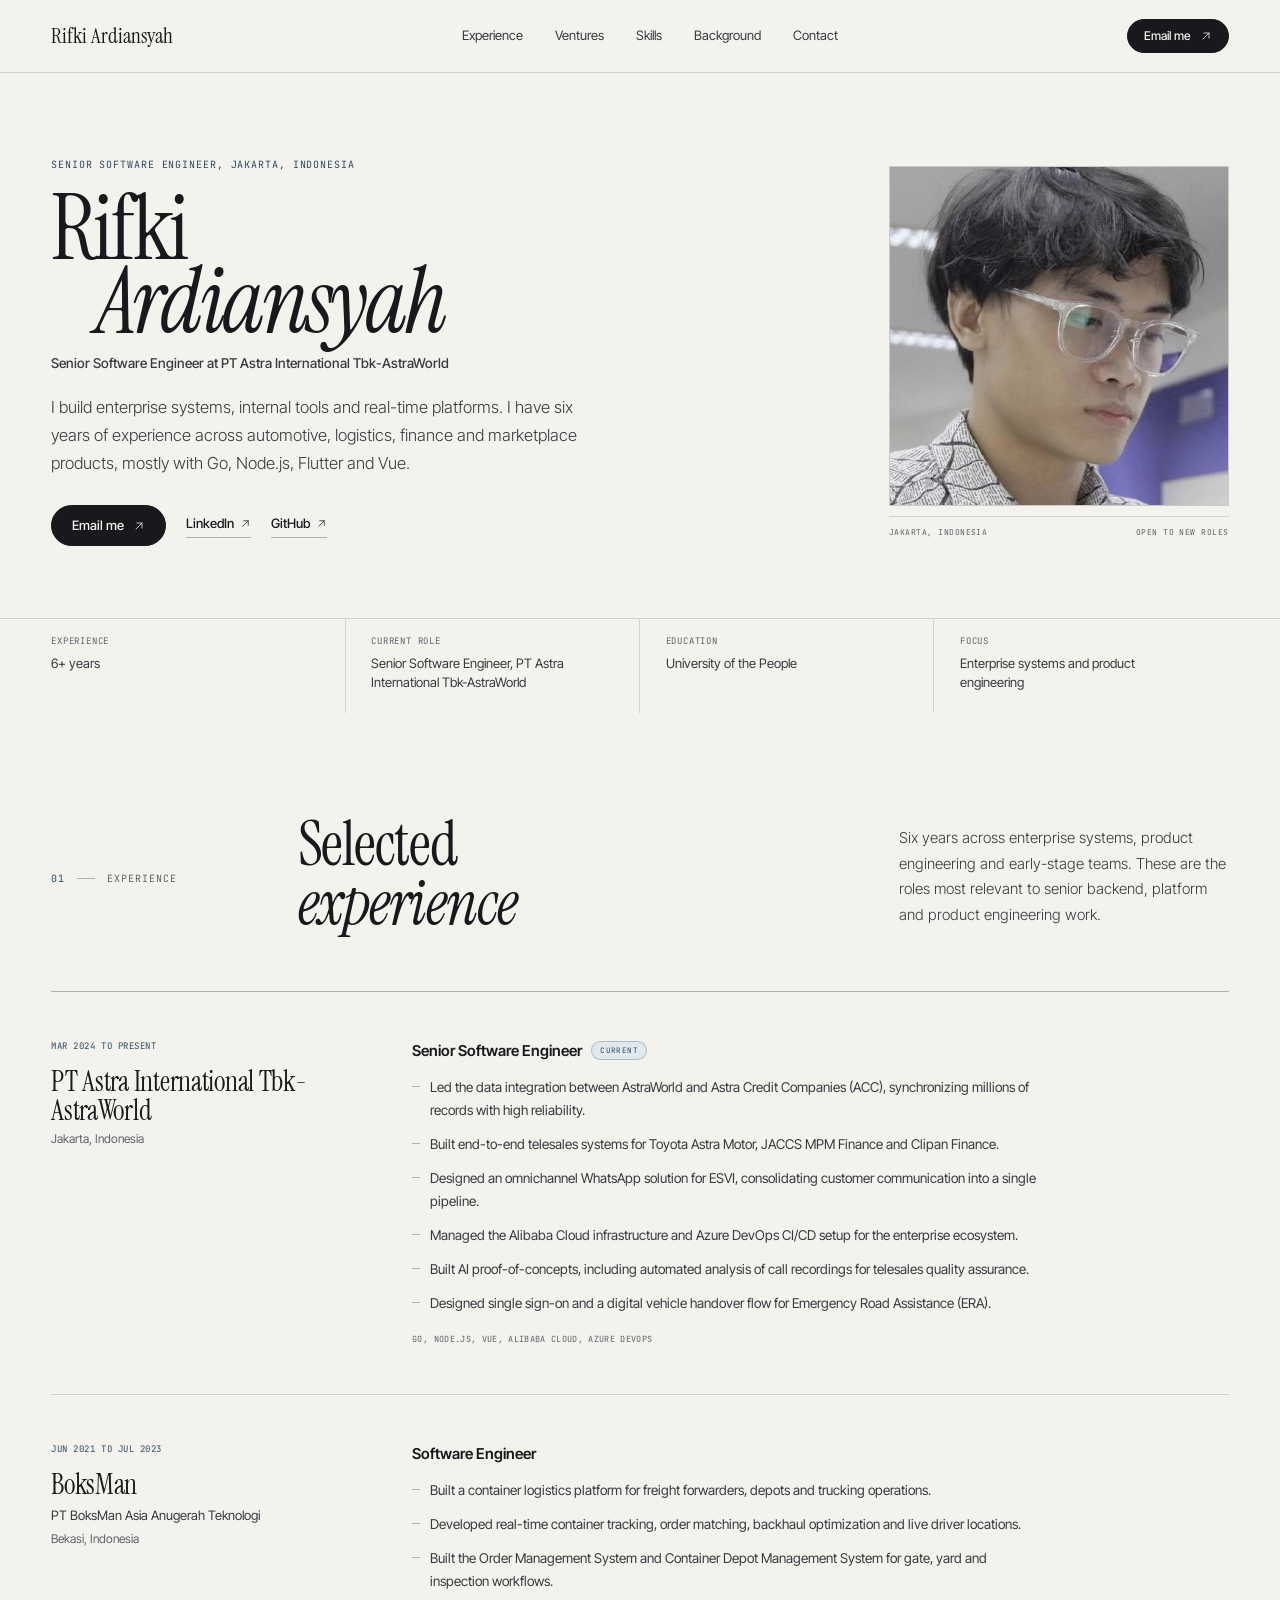
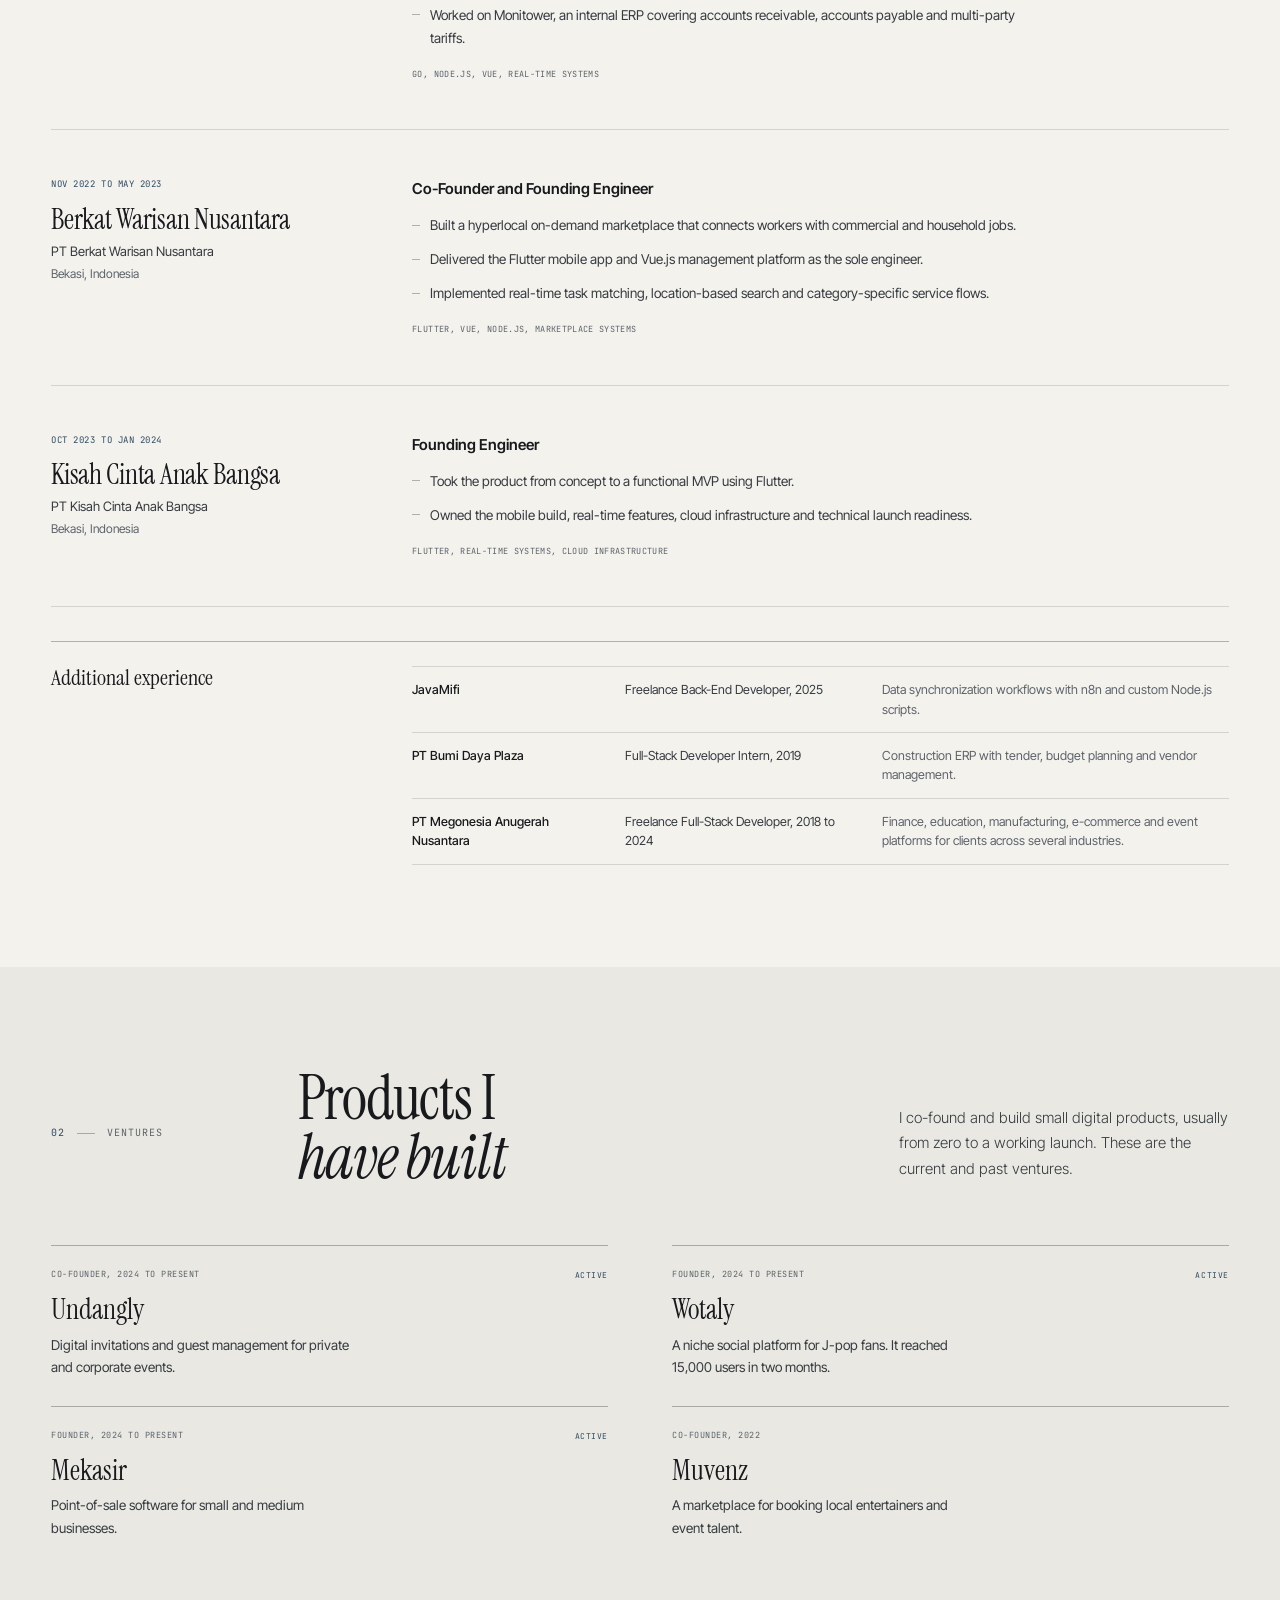
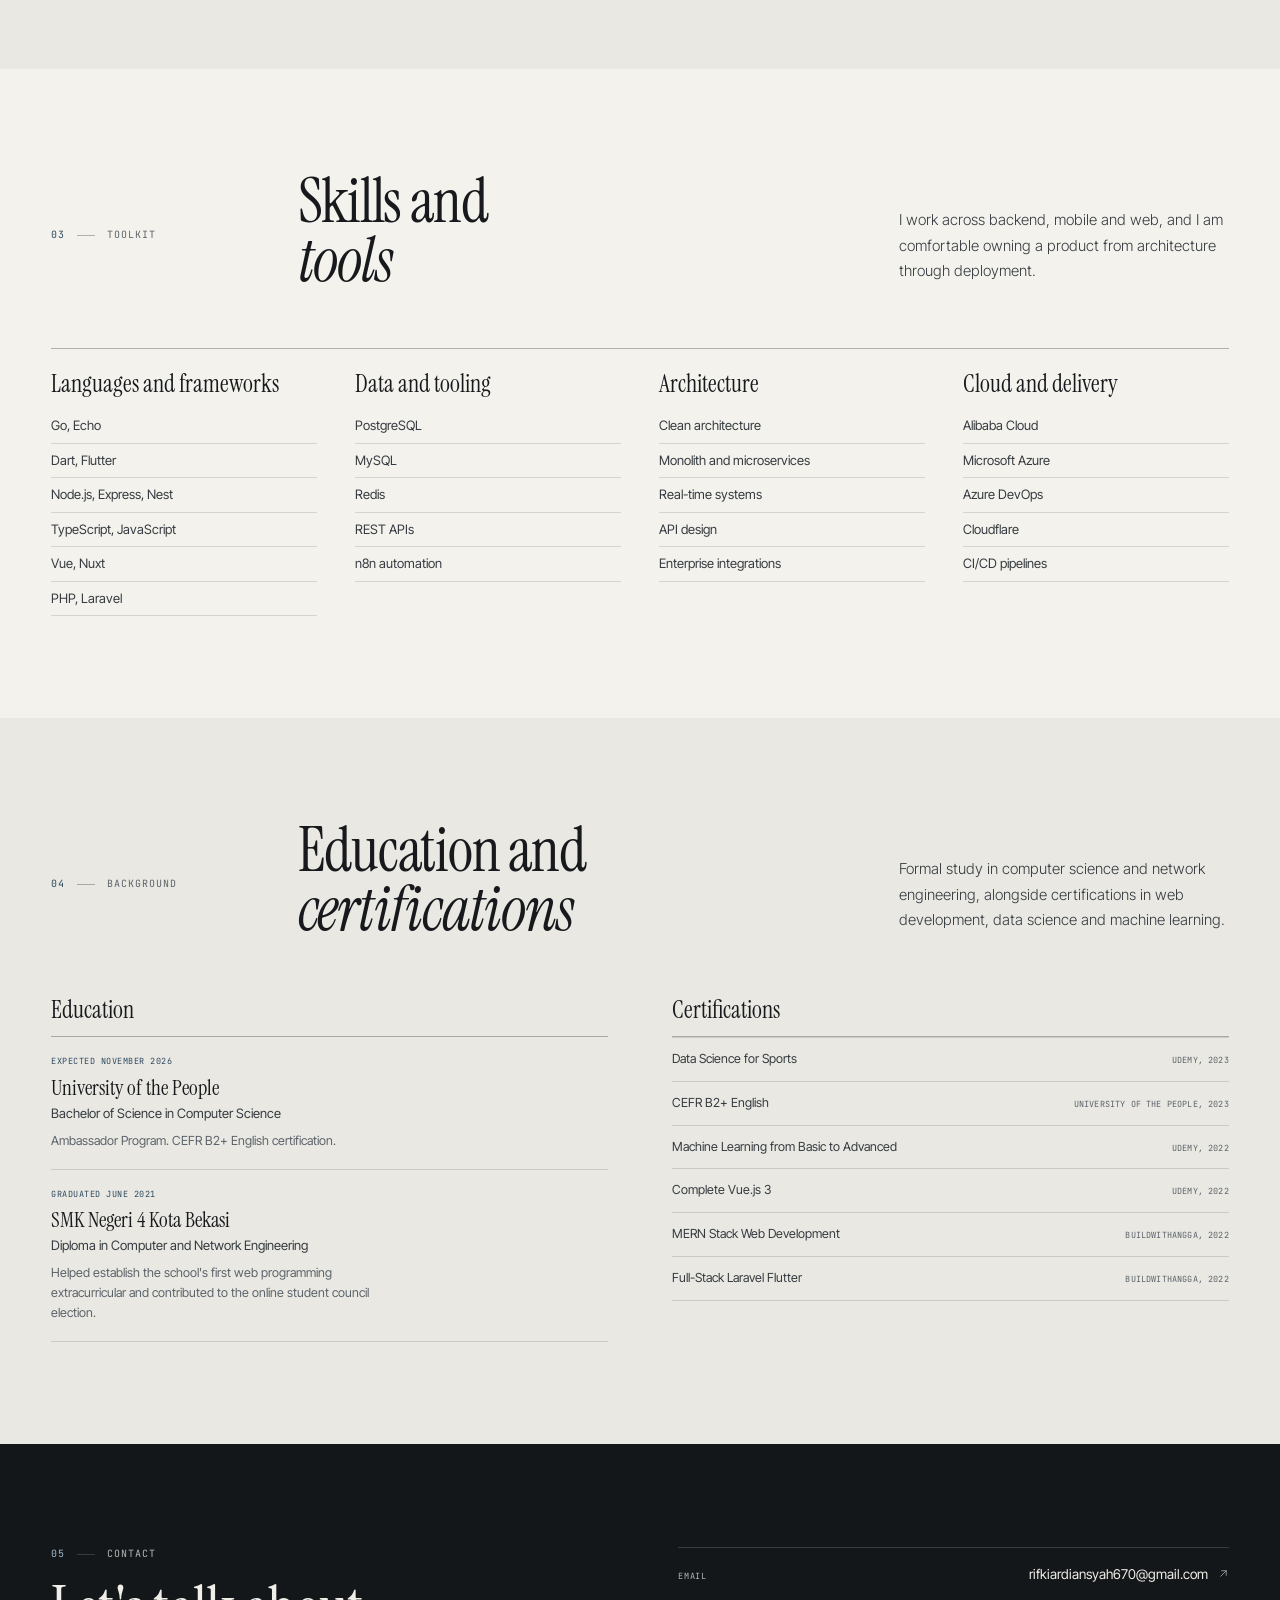
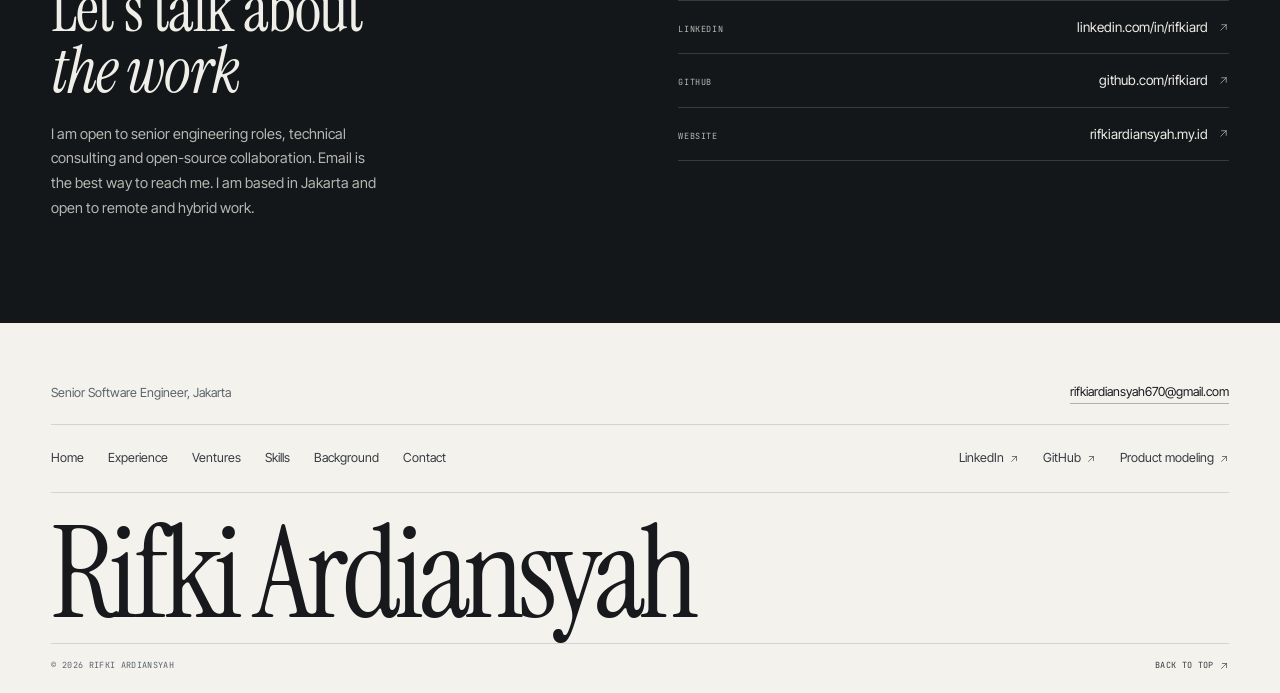
<file: software-engineer/index.html>
<!DOCTYPE html>
<html lang="en" id="top">
<head>
  <meta charset="UTF-8">
  <meta name="viewport" content="width=device-width, initial-scale=1.0">
  <title>Rifki Ardiansyah | Senior Software Engineer</title>
  <meta name="description" content="Rifki Ardiansyah is a senior software engineer in Jakarta with more than six years of experience building enterprise systems, logistics platforms, internal tools and real-time products.">
  <meta name="author" content="Rifki Ardiansyah">
  <meta name="theme-color" content="#F4F2ED">
  <link rel="canonical" href="https://rifkiardiansyah.my.id/software-engineer/">

  <meta property="og:type" content="website">
  <meta property="og:title" content="Rifki Ardiansyah | Senior Software Engineer">
  <meta property="og:description" content="Senior software engineer in Jakarta with six years of experience across automotive, logistics, finance and marketplaces.">
  <meta property="og:url" content="https://rifkiardiansyah.my.id/software-engineer/">
  <meta property="og:image" content="https://rifkiardiansyah.my.id/software-engineer/assets/images/og.jpg?v=20261119e">
  <meta property="og:image:width" content="1200">
  <meta property="og:image:height" content="630">
  <meta name="twitter:card" content="summary_large_image">
  <meta name="twitter:title" content="Rifki Ardiansyah | Senior Software Engineer">
  <meta name="twitter:description" content="Senior software engineer in Jakarta with six years of experience across automotive, logistics, finance and marketplaces.">
  <meta name="twitter:image" content="https://rifkiardiansyah.my.id/software-engineer/assets/images/og.jpg?v=20261119e">

  <link rel="icon" href="assets/favicon.svg" type="image/svg+xml">
  <link rel="preconnect" href="https://fonts.googleapis.com">
  <link rel="preconnect" href="https://fonts.gstatic.com" crossorigin>
  <link href="https://fonts.googleapis.com/css2?family=Instrument+Serif:ital@0;1&family=Inter+Tight:wght@300;400;500;600;700&family=JetBrains+Mono:wght@400;500&display=swap" rel="stylesheet">
  <link rel="preload" href="assets/images/profile.jpg?v=20261119e" as="image">
  <link rel="stylesheet" href="styles.css?v=20261119e">

  <script type="application/ld+json">
  {
    "@context": "https://schema.org",
    "@type": "Person",
    "name": "Rifki Ardiansyah",
    "jobTitle": "Senior Software Engineer",
    "description": "Senior software engineer based in Jakarta, Indonesia, with more than six years of experience in enterprise systems, logistics, finance and marketplaces.",
    "worksFor": {
      "@type": "Organization",
      "name": "PT Astra International Tbk-AstraWorld"
    },
    "url": "https://rifkiardiansyah.my.id/software-engineer/",
    "image": "https://rifkiardiansyah.my.id/software-engineer/assets/images/profile.jpg",
    "email": "mailto:rifkiardiansyah670@gmail.com",
    "address": {
      "@type": "PostalAddress",
      "addressLocality": "Jakarta",
      "addressCountry": "ID"
    },
    "sameAs": [
      "https://linkedin.com/in/rifkiard",
      "https://github.com/rifkiard"
    ]
  }
  </script>
</head>
<body>

  <a class="skip-link" href="#main">Skip to content</a>

  <svg class="svg-sprite" aria-hidden="true" focusable="false" xmlns="http://www.w3.org/2000/svg">
    <symbol id="i-arrow-up-right" viewBox="0 0 24 24">
      <path d="M6 18 18 6M8 6h10v10" fill="none" stroke="currentColor" stroke-width="1.6" stroke-linecap="round" stroke-linejoin="round"/>
    </symbol>
    <symbol id="i-arrow-right" viewBox="0 0 24 24">
      <path d="M4 12h16M13 5l7 7-7 7" fill="none" stroke="currentColor" stroke-width="1.6" stroke-linecap="round" stroke-linejoin="round"/>
    </symbol>
  </svg>

  <header class="site-header">
    <div class="container header-inner">
      <a class="brand" href="#top" aria-label="Rifki Ardiansyah, back to top">Rifki Ardiansyah</a>

      <nav class="primary-nav" aria-label="Primary">
        <a href="#experience">Experience</a>
        <a href="#ventures">Ventures</a>
        <a href="#skills">Skills</a>
        <a href="#background">Background</a>
        <a href="#contact">Contact</a>
      </nav>

      <div class="header-actions">
        <a class="btn btn--small" href="mailto:rifkiardiansyah670@gmail.com">
          Email me
          <svg class="icon" aria-hidden="true"><use href="#i-arrow-up-right"/></svg>
        </a>

        <details class="mobile-menu">
          <summary>Menu</summary>
          <nav aria-label="Mobile">
            <a href="#experience">Experience</a>
            <a href="#ventures">Ventures</a>
            <a href="#skills">Skills</a>
            <a href="#background">Background</a>
            <a href="#contact">Contact</a>
            <a href="mailto:rifkiardiansyah670@gmail.com">Email</a>
            <a href="/product-model/">Product modeling</a>
          </nav>
        </details>
      </div>
    </div>
  </header>

  <main id="main">

    <!-- ============ HERO ============ -->
    <section class="hero" aria-labelledby="hero-title">
      <div class="container hero-grid">
        <div class="hero-copy">
          <p class="eyebrow">Senior Software Engineer, Jakarta, Indonesia</p>
          <h1 class="hero-title" id="hero-title">
            <span>Rifki</span>
            <span class="hero-title-second">Ardiansyah</span>
          </h1>
          <p class="hero-role">Senior Software Engineer at PT Astra International Tbk-AstraWorld</p>
          <p class="hero-lede">I build enterprise systems, internal tools and real-time platforms. I have six years of experience across automotive, logistics, finance and marketplace products, mostly with Go, Node.js, Flutter and Vue.</p>
          <div class="hero-actions">
            <a class="btn" href="mailto:rifkiardiansyah670@gmail.com">
              Email me
              <svg class="icon" aria-hidden="true"><use href="#i-arrow-up-right"/></svg>
            </a>
            <a class="text-link" href="https://linkedin.com/in/rifkiard" target="_blank" rel="noopener noreferrer">
              LinkedIn
              <svg class="icon" aria-hidden="true"><use href="#i-arrow-up-right"/></svg>
            </a>
            <a class="text-link" href="https://github.com/rifkiard" target="_blank" rel="noopener noreferrer">
              GitHub
              <svg class="icon" aria-hidden="true"><use href="#i-arrow-up-right"/></svg>
            </a>
          </div>
        </div>

        <figure class="portrait">
          <div class="portrait-frame">
            <img src="assets/images/profile.jpg?v=20261119e" alt="Rifki Ardiansyah" width="460" height="460" fetchpriority="high">
          </div>
          <figcaption>
            <span>Jakarta, Indonesia</span>
            <span>Open to new roles</span>
          </figcaption>
        </figure>
      </div>

      <div class="container hero-meta-wrap">
        <dl class="hero-meta">
          <div>
            <dt>Experience</dt>
            <dd>6+ years</dd>
          </div>
          <div>
            <dt>Current role</dt>
            <dd>Senior Software Engineer, PT Astra International Tbk-AstraWorld</dd>
          </div>
          <div>
            <dt>Education</dt>
            <dd>University of the People</dd>
          </div>
          <div>
            <dt>Focus</dt>
            <dd>Enterprise systems and product engineering</dd>
          </div>
        </dl>
      </div>
    </section>

    <!-- ============ EXPERIENCE ============ -->
    <section class="section" id="experience" aria-labelledby="experience-title">
      <div class="container">
        <header class="section-head">
          <p class="label"><span>01</span> Experience</p>
          <div class="head-main">
            <h2 id="experience-title">Selected<br><em>experience</em></h2>
            <p class="section-copy">Six years across enterprise systems, product engineering and early-stage teams. These are the roles most relevant to senior backend, platform and product engineering work.</p>
          </div>
        </header>

        <div class="roles">
          <article class="role role--current">
            <div class="role-side">
              <p class="role-dates">Mar 2024 to present</p>
              <h3>PT Astra International Tbk-AstraWorld</h3>
              <p class="role-location">Jakarta, Indonesia</p>
            </div>
            <div class="role-main">
              <h4>Senior Software Engineer <span class="role-badge">Current</span></h4>
              <ul>
                <li>Led the data integration between AstraWorld and Astra Credit Companies (ACC), synchronizing millions of records with high reliability.</li>
                <li>Built end-to-end telesales systems for Toyota Astra Motor, JACCS MPM Finance and Clipan Finance.</li>
                <li>Designed an omnichannel WhatsApp solution for ESVI, consolidating customer communication into a single pipeline.</li>
                <li>Managed the Alibaba Cloud infrastructure and Azure DevOps CI/CD setup for the enterprise ecosystem.</li>
                <li>Built AI proof-of-concepts, including automated analysis of call recordings for telesales quality assurance.</li>
                <li>Designed single sign-on and a digital vehicle handover flow for Emergency Road Assistance (ERA).</li>
              </ul>
              <p class="role-tech">Go, Node.js, Vue, Alibaba Cloud, Azure DevOps</p>
            </div>
          </article>

          <article class="role">
            <div class="role-side">
              <p class="role-dates">Jun 2021 to Jul 2023</p>
              <h3>BoksMan</h3>
              <p class="role-company">PT BoksMan Asia Anugerah Teknologi</p>
              <p class="role-location">Bekasi, Indonesia</p>
            </div>
            <div class="role-main">
              <h4>Software Engineer</h4>
              <ul>
                <li>Built a container logistics platform for freight forwarders, depots and trucking operations.</li>
                <li>Developed real-time container tracking, order matching, backhaul optimization and live driver locations.</li>
                <li>Built the Order Management System and Container Depot Management System for gate, yard and inspection workflows.</li>
                <li>Worked on Monitower, an internal ERP covering accounts receivable, accounts payable and multi-party tariffs.</li>
              </ul>
              <p class="role-tech">Go, Node.js, Vue, real-time systems</p>
            </div>
          </article>

          <article class="role">
            <div class="role-side">
              <p class="role-dates">Nov 2022 to May 2023</p>
              <h3>Berkat Warisan Nusantara</h3>
              <p class="role-company">PT Berkat Warisan Nusantara</p>
              <p class="role-location">Bekasi, Indonesia</p>
            </div>
            <div class="role-main">
              <h4>Co-Founder and Founding Engineer</h4>
              <ul>
                <li>Built a hyperlocal on-demand marketplace that connects workers with commercial and household jobs.</li>
                <li>Delivered the Flutter mobile app and Vue.js management platform as the sole engineer.</li>
                <li>Implemented real-time task matching, location-based search and category-specific service flows.</li>
              </ul>
              <p class="role-tech">Flutter, Vue, Node.js, marketplace systems</p>
            </div>
          </article>

          <article class="role">
            <div class="role-side">
              <p class="role-dates">Oct 2023 to Jan 2024</p>
              <h3>Kisah Cinta Anak Bangsa</h3>
              <p class="role-company">PT Kisah Cinta Anak Bangsa</p>
              <p class="role-location">Bekasi, Indonesia</p>
            </div>
            <div class="role-main">
              <h4>Founding Engineer</h4>
              <ul>
                <li>Took the product from concept to a functional MVP using Flutter.</li>
                <li>Owned the mobile build, real-time features, cloud infrastructure and technical launch readiness.</li>
              </ul>
              <p class="role-tech">Flutter, real-time systems, cloud infrastructure</p>
            </div>
          </article>
        </div>

        <div class="earlier">
          <h3>Additional experience</h3>
          <ul>
            <li>
              <span>JavaMifi</span>
              <span>Freelance Back-End Developer, 2025</span>
              <span>Data synchronization workflows with n8n and custom Node.js scripts.</span>
            </li>
            <li>
              <span>PT Bumi Daya Plaza</span>
              <span>Full-Stack Developer Intern, 2019</span>
              <span>Construction ERP with tender, budget planning and vendor management.</span>
            </li>
            <li>
              <span>PT Megonesia Anugerah Nusantara</span>
              <span>Freelance Full-Stack Developer, 2018 to 2024</span>
              <span>Finance, education, manufacturing, e-commerce and event platforms for clients across several industries.</span>
            </li>
          </ul>
        </div>
      </div>
    </section>

    <!-- ============ VENTURES ============ -->
    <section class="section section--tint" id="ventures" aria-labelledby="ventures-title">
      <div class="container">
        <header class="section-head">
          <p class="label"><span>02</span> Ventures</p>
          <div class="head-main">
            <h2 id="ventures-title">Products I<br><em>have built</em></h2>
            <p class="section-copy">I co-found and build small digital products, usually from zero to a working launch. These are the current and past ventures.</p>
          </div>
        </header>

        <div class="ventures">
          <article class="venture">
            <div class="venture-top">
              <p class="venture-role">Co-founder, 2024 to present</p>
              <span class="venture-status">Active</span>
            </div>
            <h3>Undangly</h3>
            <p>Digital invitations and guest management for private and corporate events.</p>
          </article>

          <article class="venture">
            <div class="venture-top">
              <p class="venture-role">Founder, 2024 to present</p>
              <span class="venture-status">Active</span>
            </div>
            <h3>Wotaly</h3>
            <p>A niche social platform for J-pop fans. It reached 15,000 users in two months.</p>
          </article>

          <article class="venture">
            <div class="venture-top">
              <p class="venture-role">Founder, 2024 to present</p>
              <span class="venture-status">Active</span>
            </div>
            <h3>Mekasir</h3>
            <p>Point-of-sale software for small and medium businesses.</p>
          </article>

          <article class="venture">
            <div class="venture-top">
              <p class="venture-role">Co-founder, 2022</p>
            </div>
            <h3>Muvenz</h3>
            <p>A marketplace for booking local entertainers and event talent.</p>
          </article>
        </div>
      </div>
    </section>

    <!-- ============ SKILLS ============ -->
    <section class="section" id="skills" aria-labelledby="skills-title">
      <div class="container">
        <header class="section-head">
          <p class="label"><span>03</span> Toolkit</p>
          <div class="head-main">
            <h2 id="skills-title">Skills and<br><em>tools</em></h2>
            <p class="section-copy">I work across backend, mobile and web, and I am comfortable owning a product from architecture through deployment.</p>
          </div>
        </header>

        <div class="skills">
          <div class="skill-group">
            <h3>Languages and frameworks</h3>
            <ul>
              <li>Go, Echo</li>
              <li>Dart, Flutter</li>
              <li>Node.js, Express, Nest</li>
              <li>TypeScript, JavaScript</li>
              <li>Vue, Nuxt</li>
              <li>PHP, Laravel</li>
            </ul>
          </div>
          <div class="skill-group">
            <h3>Data and tooling</h3>
            <ul>
              <li>PostgreSQL</li>
              <li>MySQL</li>
              <li>Redis</li>
              <li>REST APIs</li>
              <li>n8n automation</li>
            </ul>
          </div>
          <div class="skill-group">
            <h3>Architecture</h3>
            <ul>
              <li>Clean architecture</li>
              <li>Monolith and microservices</li>
              <li>Real-time systems</li>
              <li>API design</li>
              <li>Enterprise integrations</li>
            </ul>
          </div>
          <div class="skill-group">
            <h3>Cloud and delivery</h3>
            <ul>
              <li>Alibaba Cloud</li>
              <li>Microsoft Azure</li>
              <li>Azure DevOps</li>
              <li>Cloudflare</li>
              <li>CI/CD pipelines</li>
            </ul>
          </div>
        </div>
      </div>
    </section>

    <!-- ============ BACKGROUND ============ -->
    <section class="section section--tint" id="background" aria-labelledby="background-title">
      <div class="container">
        <header class="section-head">
          <p class="label"><span>04</span> Background</p>
          <div class="head-main">
            <h2 id="background-title">Education and<br><em>certifications</em></h2>
            <p class="section-copy">Formal study in computer science and network engineering, alongside certifications in web development, data science and machine learning.</p>
          </div>
        </header>

        <div class="background-grid">
          <div class="education">
            <h3>Education</h3>
            <article class="background-item">
              <p class="background-dates">Expected November 2026</p>
              <h4>University of the People</h4>
              <p>Bachelor of Science in Computer Science</p>
              <p class="background-note">Ambassador Program. CEFR B2+ English certification.</p>
            </article>
            <article class="background-item">
              <p class="background-dates">Graduated June 2021</p>
              <h4>SMK Negeri 4 Kota Bekasi</h4>
              <p>Diploma in Computer and Network Engineering</p>
              <p class="background-note">Helped establish the school's first web programming extracurricular and contributed to the online student council election.</p>
            </article>
          </div>

          <div class="certifications">
            <h3>Certifications</h3>
            <ul>
              <li><span>Data Science for Sports</span><span>Udemy, 2023</span></li>
              <li><span>CEFR B2+ English</span><span>University of the People, 2023</span></li>
              <li><span>Machine Learning from Basic to Advanced</span><span>Udemy, 2022</span></li>
              <li><span>Complete Vue.js 3</span><span>Udemy, 2022</span></li>
              <li><span>MERN Stack Web Development</span><span>BuildWithAngga, 2022</span></li>
              <li><span>Full-Stack Laravel Flutter</span><span>BuildWithAngga, 2022</span></li>
            </ul>
          </div>
        </div>
      </div>
    </section>

    <!-- ============ CONTACT ============ -->
    <section class="section section--dark contact" id="contact" aria-labelledby="contact-title">
      <div class="container contact-grid">
        <div class="contact-copy">
          <p class="label label--on-dark"><span>05</span> Contact</p>
          <h2 id="contact-title">Let's talk about<br><em>the work</em></h2>
          <p>I am open to senior engineering roles, technical consulting and open-source collaboration. Email is the best way to reach me. I am based in Jakarta and open to remote and hybrid work.</p>
        </div>

        <ul class="contact-links">
          <li>
            <a href="mailto:rifkiardiansyah670@gmail.com">
              <span class="contact-label">Email</span>
              <span class="contact-value">rifkiardiansyah670@gmail.com <svg class="icon" aria-hidden="true"><use href="#i-arrow-up-right"/></svg></span>
            </a>
          </li>
          <li>
            <a href="https://linkedin.com/in/rifkiard" target="_blank" rel="noopener noreferrer">
              <span class="contact-label">LinkedIn</span>
              <span class="contact-value">linkedin.com/in/rifkiard <svg class="icon" aria-hidden="true"><use href="#i-arrow-up-right"/></svg></span>
            </a>
          </li>
          <li>
            <a href="https://github.com/rifkiard" target="_blank" rel="noopener noreferrer">
              <span class="contact-label">GitHub</span>
              <span class="contact-value">github.com/rifkiard <svg class="icon" aria-hidden="true"><use href="#i-arrow-up-right"/></svg></span>
            </a>
          </li>
          <li>
            <a href="https://rifkiardiansyah.my.id">
              <span class="contact-label">Website</span>
              <span class="contact-value">rifkiardiansyah.my.id <svg class="icon" aria-hidden="true"><use href="#i-arrow-up-right"/></svg></span>
            </a>
          </li>
        </ul>
      </div>
    </section>
  </main>

  <!-- ============ FOOTER ============ -->
  <footer class="site-footer">
    <div class="container">
      <div class="footer-top">
        <p>Senior Software Engineer, Jakarta</p>
        <a href="mailto:rifkiardiansyah670@gmail.com">rifkiardiansyah670@gmail.com</a>
      </div>

      <div class="footer-grid">
        <nav class="footer-nav" aria-label="Footer">
          <a href="/">Home</a>
          <a href="#experience">Experience</a>
          <a href="#ventures">Ventures</a>
          <a href="#skills">Skills</a>
          <a href="#background">Background</a>
          <a href="#contact">Contact</a>
        </nav>
        <div class="footer-links">
          <a href="https://linkedin.com/in/rifkiard" target="_blank" rel="noopener noreferrer">LinkedIn <svg class="icon" aria-hidden="true"><use href="#i-arrow-up-right"/></svg></a>
          <a href="https://github.com/rifkiard" target="_blank" rel="noopener noreferrer">GitHub <svg class="icon" aria-hidden="true"><use href="#i-arrow-up-right"/></svg></a>
          <a href="/product-model/">Product modeling <svg class="icon" aria-hidden="true"><use href="#i-arrow-up-right"/></svg></a>
        </div>
      </div>

      <div class="footer-wordmark" aria-hidden="true">Rifki Ardiansyah</div>

      <div class="footer-bottom">
        <p>© <span data-year>2026</span> Rifki Ardiansyah</p>
        <a href="#top">Back to top <svg class="icon" aria-hidden="true"><use href="#i-arrow-up-right"/></svg></a>
      </div>
    </div>
  </footer>

  <script>
    // Small menu and footer enhancements.
    document.querySelectorAll(".mobile-menu a").forEach(function (link) {
      link.addEventListener("click", function () {
        var menu = link.closest("details");
        if (menu) menu.removeAttribute("open");
      });
    });

    var year = new Date().getFullYear();
    var yearElement = document.querySelector("[data-year]");
    if (yearElement) yearElement.textContent = year;

    var navLinks = Array.prototype.slice.call(document.querySelectorAll(".primary-nav a[href^='#']"));
    var navSections = navLinks.map(function (link) {
      return { link: link, section: document.querySelector(link.getAttribute("href")) };
    });

    var updateNav = function () {
      var current = null;
      var marker = window.scrollY + 160;
      navSections.forEach(function (item) {
        if (item.section && item.section.offsetTop <= marker) current = item.link;
      });
      navLinks.forEach(function (link) {
        link.classList.toggle("is-active", link === current);
      });
    };

    var navTicking = false;
    window.addEventListener("scroll", function () {
      if (navTicking) return;
      navTicking = true;
      window.requestAnimationFrame(function () {
        updateNav();
        navTicking = false;
      });
    }, { passive: true });
    updateNav();
  </script>
</body>
</html>
</file>
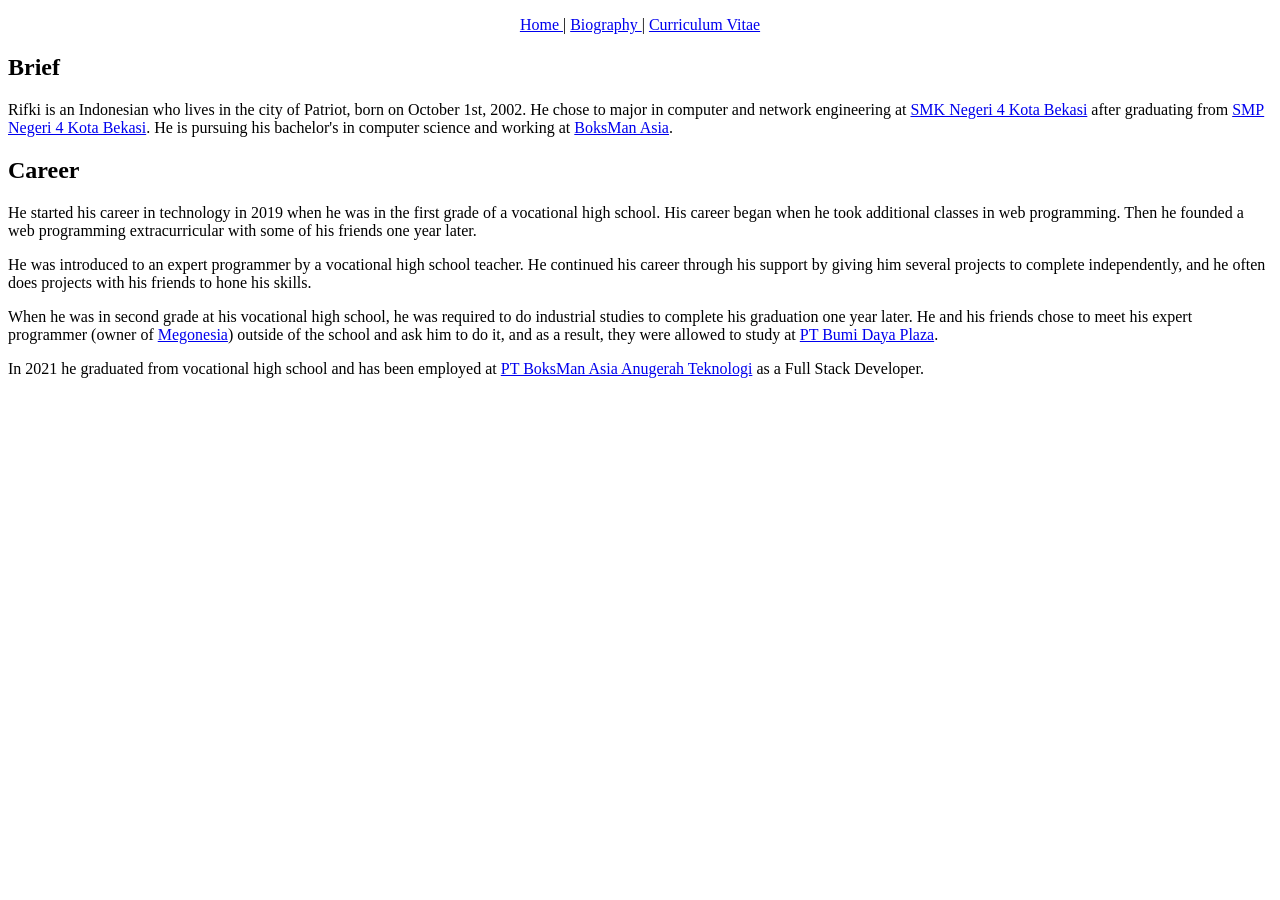
<file: biography.html>
<!DOCTYPE html>
<html lang="en">

<head>
    <meta charset="UTF-8">
    <meta http-equiv="X-UA-Compatible" content="IE=edge">
    <meta name="viewport" content="width=device-width, initial-scale=1.0">
    <title>Rifki Ardiansyah - Biography</title>

</head>

<body>
    <p>
        <center>
            <a href="/">
                Home
            </a>
            |
            <a href="/biography.html">
                Biography
            </a>
            |
            <a href="/curriculum-vitae.html" target="_blank">
                Curriculum Vitae
            </a>
        </center>
    </p>


    <h2>
        Brief
    </h2>
    <p>
        Rifki is an Indonesian who lives in the city of Patriot, born on October 1st, 2002. He chose to major in
        computer and network engineering at <a href="https://smkn4kotabekasi.sch.id/" _target="blank">SMK Negeri 4 Kota
            Bekasi</a> after graduating from <a href="https://smpn24bekasikota.sch.id/">SMP Negeri 4 Kota Bekasi</a>. He
        is pursuing his
        bachelor's in computer science and working at <a href="https://boksman.com" target="blank">BoksMan Asia</a>.
    </p>
    <h2>
        Career
    </h2>
    <p>
        He started his career in technology in 2019 when he was in the first grade of a vocational high school. His
        career began when he took additional classes in web programming. Then he founded a web programming
        extracurricular with some of his friends one year later.
    </p>
    <p>
        He was introduced to an expert programmer by a vocational high school teacher. He continued his career through
        his support by giving him several projects to complete independently, and he often does projects with his
        friends to hone his skills.
    </p>
    <p>
        When he was in second grade at his vocational high school, he was required to do industrial studies to complete
        his
        graduation one year later. He and his friends chose to meet his expert programmer (owner of <a
            href="https://megonesia.com" target="_blank">Megonesia</a>) outside
        of the school and ask him to do it, and as a result, they were allowed to study at <a
            href="https://www.bumidayaplaza.co.id">PT Bumi Daya Plaza</a>.
    </p>
    <p>
        In 2021 he graduated from vocational high school and has been employed at <a href="https://boksman.com">PT
            BoksMan Asia Anugerah
            Teknologi</a> as a Full Stack Developer.
    </p>
</body>

</html>
</file>
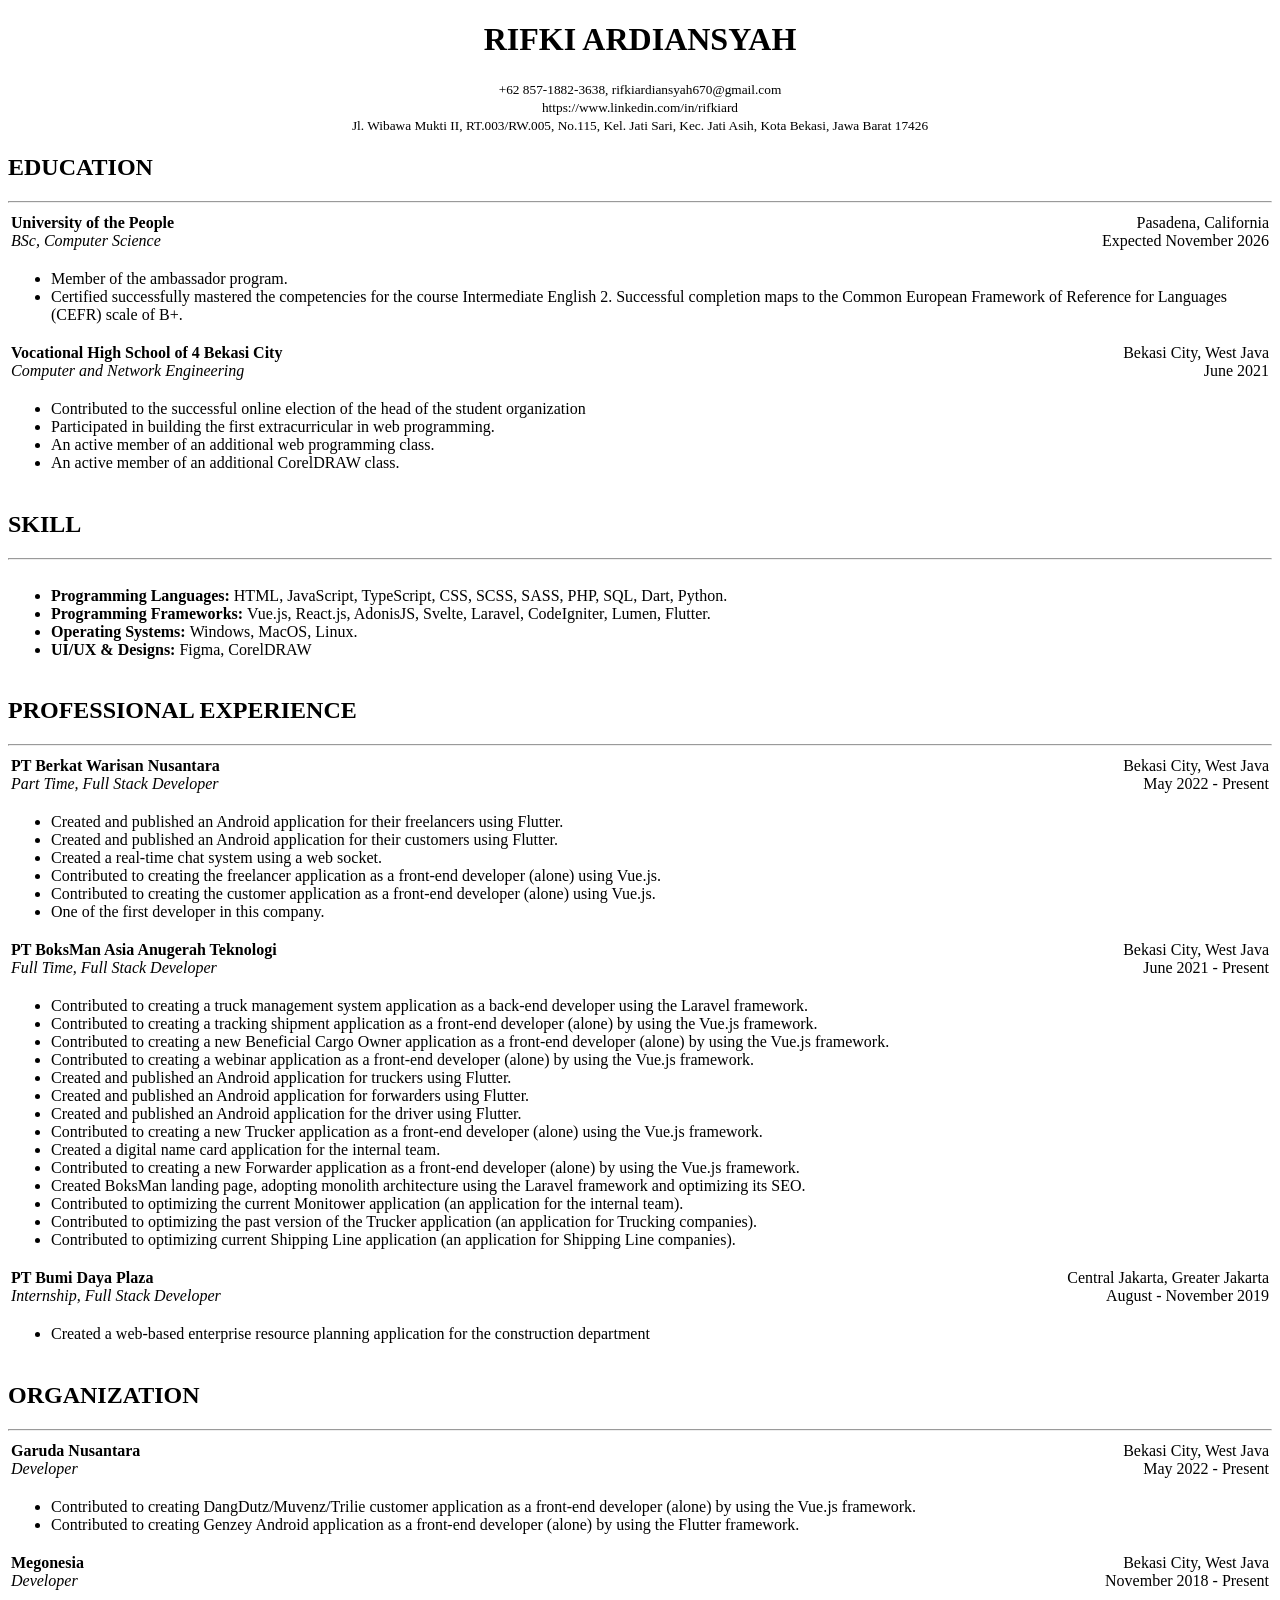
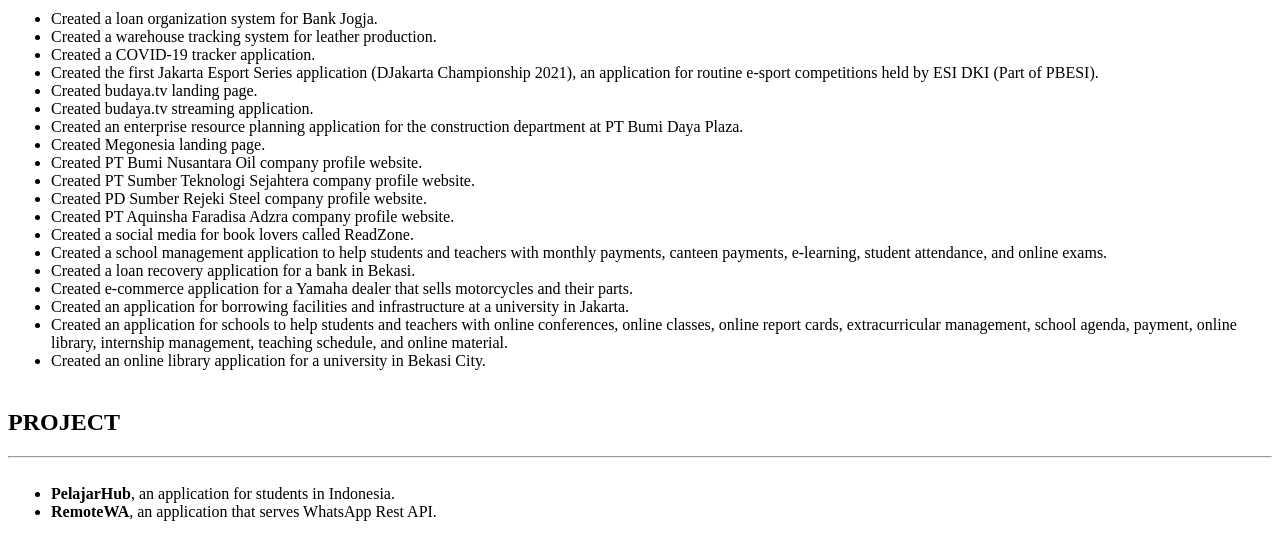
<file: curriculum-vitae.html>
<!DOCTYPE html>
<html lang="en">

<head>
    <meta charset="UTF-8">
    <meta http-equiv="X-UA-Compatible" content="IE=edge">
    <meta name="viewport" content="width=device-width, initial-scale=1.0">
    <title>Rifki Ardiansyah - Curriculum Vitae</title>
</head>

<body>
    <h1 align="center">
        RIFKI ARDIANSYAH
    </h1>
    <p align="center">
        <small>
            +62 857-1882-3638, rifkiardiansyah670@gmail.com
            <br>
            https://www.linkedin.com/in/rifkiard
            <br>
            Jl. Wibawa Mukti II, RT.003/RW.005, No.115, Kel. Jati Sari, Kec. Jati Asih, Kota Bekasi, Jawa Barat 17426
        </small>
    </p>

    <h2>
        EDUCATION
    </h2>

    <hr>

    <table width="100%">
        <tbody>
            <tr>
                <td>
                    <b>
                        University of the People
                    </b>
                    <br>
                    <i>
                        BSc, Computer Science
                    </i>
                </td>
                <td align="right">
                    Pasadena, California
                    <br>
                    Expected November 2026
                </td>
            </tr>

            <tr>
                <td colspan="2">
                    <ul>
                        <li>
                            Member of the ambassador program.
                        </li>
                        <li>
                            Certified successfully mastered the competencies for the course Intermediate English 2.
                            Successful completion maps to the Common European Framework of Reference for Languages
                            (CEFR) scale of B+.
                        </li>
                    </ul>
                </td>
            </tr>

            <tr>
                <td>
                    <b>
                        Vocational High School of 4 Bekasi City
                    </b>
                    <br>
                    <i>
                        Computer and Network Engineering
                    </i>
                </td>
                <td align="right">
                    Bekasi City, West Java
                    <br>
                    June 2021
                </td>
            </tr>

            <tr>
                <td colspan="2">
                    <ul>
                        <li>
                            Contributed to the successful online election of the head of the student organization
                        </li>
                        <li>
                            Participated in building the first extracurricular in web programming.
                        </li>
                        <li>
                            An active member of an additional web programming class.
                        </li>
                        <li>
                            An active member of an additional CorelDRAW class.
                        </li>
                    </ul>
                </td>
            </tr>
        </tbody>
    </table>

    <h2>
        SKILL
    </h2>

    <hr>

    <table width="100%">
        <tbody>
            <tr>
                <td>
                    <ul>
                        <li>
                            <b>
                                Programming Languages:
                            </b>
                            HTML, JavaScript, TypeScript, CSS, SCSS, SASS, PHP, SQL, Dart, Python.
                        </li>
                        <li>
                            <b>
                                Programming Frameworks:
                            </b>
                            Vue.js, React.js, AdonisJS, Svelte, Laravel, CodeIgniter, Lumen, Flutter.
                        </li>
                        <li>
                            <b>
                                Operating Systems:
                            </b>
                            Windows, MacOS, Linux.
                        </li>
                        <li>
                            <b>
                                UI/UX & Designs:
                            </b>
                            Figma, CorelDRAW
                        </li>
                    </ul>
                </td>
            </tr>
        </tbody>
    </table>

    <h2>
        PROFESSIONAL EXPERIENCE
    </h2>

    <hr>

    <table width="100%">
        <tbody>
            <tr>
                <td>
                    <b>
                        PT Berkat Warisan Nusantara
                    </b>
                    <br>
                    <i>
                        Part Time, Full Stack Developer
                    </i>
                </td>
                <td align="right">
                    Bekasi City, West Java
                    <br>
                    May 2022 - Present
                </td>
            </tr>

            <tr>
                <td colspan="2">
                    <ul>
                        <li>
                            Created and published an Android application for their freelancers using Flutter.
                        </li>
                        <li>
                            Created and published an Android application for their customers using Flutter.
                        </li>
                        <li>
                            Created a real-time chat system using a web socket.
                        </li>
                        <li>
                            Contributed to creating the freelancer application as a front-end developer (alone) using
                            Vue.js.
                        </li>
                        <li>
                            Contributed to creating the customer application as a front-end developer (alone) using
                            Vue.js.
                        </li>
                        <li>
                            One of the first developer in this company.
                        </li>
                    </ul>
                </td>
            </tr>

            <tr>
                <td>
                    <b>
                        PT BoksMan Asia Anugerah Teknologi
                    </b>
                    <br>
                    <i>
                        Full Time, Full Stack Developer
                    </i>
                </td>
                <td align="right">
                    Bekasi City, West Java
                    <br>
                    June 2021 - Present
                </td>
            </tr>

            <tr>
                <td colspan="2">
                    <ul>
                        <li>
                            Contributed to creating a truck management system application as a back-end developer using
                            the Laravel framework.
                        </li>
                        <li>
                            Contributed to creating a tracking shipment application as a front-end developer (alone) by
                            using the Vue.js framework.
                        </li>

                        <li>
                            Contributed to creating a new Beneficial Cargo Owner application as a front-end developer
                            (alone) by using the Vue.js framework.
                        </li>
                        <li>
                            Contributed to creating a webinar application as a front-end developer (alone) by using the
                            Vue.js framework.
                        </li>

                        <li>
                            Created and published an Android application for truckers using Flutter.
                        </li>
                        <li>
                            Created and published an Android application for forwarders using Flutter.
                        </li>
                        <li>
                            Created and published an Android application for the driver using Flutter.
                        </li>

                        <li>
                            Contributed to creating a new Trucker application as a front-end developer (alone) using the
                            Vue.js framework.
                        </li>
                        <li>
                            Created a digital name card application for the internal team.
                        </li>
                        <li>
                            Contributed to creating a new Forwarder application as a front-end developer (alone) by
                            using
                            the Vue.js framework.
                        </li>
                        <li>
                            Created BoksMan landing page, adopting monolith architecture using the Laravel framework and
                            optimizing its SEO.
                        </li>
                        <li>
                            Contributed to optimizing the current Monitower application (an application for the internal
                            team).
                        </li>
                        <li>
                            Contributed to optimizing the past version of the Trucker application (an application for
                            Trucking companies).
                        </li>
                        <li>
                            Contributed to optimizing current Shipping Line application (an application for Shipping
                            Line companies).
                        </li>
                    </ul>
                </td>
            </tr>

            <tr>
                <td>
                    <b>
                        PT Bumi Daya Plaza
                    </b>
                    <br>
                    <i>
                        Internship, Full Stack Developer
                    </i>
                </td>
                <td align="right">
                    Central Jakarta, Greater Jakarta
                    <br>
                    August - November 2019
                </td>
            </tr>

            <tr>
                <td colspan="2">
                    <ul>
                        <li>
                            Created a web-based enterprise resource planning application for the construction department
                        </li>
                    </ul>
                </td>
            </tr>
        </tbody>
    </table>

    <h2>
        ORGANIZATION
    </h2>

    <hr>

    <table width="100%">
        <tbody>
            <tr>
                <td>
                    <b>
                        Garuda Nusantara
                    </b>
                    <br>
                    <i>
                        Developer
                    </i>
                </td>
                <td align="right">
                    Bekasi City, West Java
                    <br>
                    May 2022 - Present
                </td>
            </tr>

            <tr>
                <td colspan="2">
                    <ul>
                        <li>
                            Contributed to creating DangDutz/Muvenz/Trilie customer application as a front-end developer
                            (alone) by using the Vue.js framework.
                        </li>
                        <li>
                            Contributed to creating Genzey Android application as a front-end developer
                            (alone) by using the Flutter framework.
                        </li>
                    </ul>
                </td>
            </tr>

            <tr>
                <td>
                    <b>
                        Megonesia
                    </b>
                    <br>
                    <i>
                        Developer
                    </i>
                </td>
                <td align="right">
                    Bekasi City, West Java
                    <br>
                    November 2018 - Present
                </td>
            </tr>

            <tr>
                <td colspan="2">
                    <ul>
                        <li>
                            Created a loan organization system for Bank Jogja.
                        </li>
                        <li>
                            Created a warehouse tracking system for leather production.
                        </li>
                        <li>
                            Created a COVID-19 tracker application.
                        </li>
                        <li>
                            Created the first Jakarta Esport Series application (DJakarta Championship 2021), an
                            application for routine e-sport
                            competitions held by ESI DKI (Part of PBESI).
                        </li>
                        <li>
                            Created budaya.tv landing page.
                        </li>
                        <li>
                            Created budaya.tv streaming application.
                        </li>
                        <li>
                            Created an enterprise resource planning application for the construction department at PT
                            Bumi Daya Plaza.
                        </li>
                        <li>
                            Created Megonesia landing page.
                        </li>
                        <li>
                            Created PT Bumi Nusantara Oil company profile website.
                        </li>
                        <li>
                            Created PT Sumber Teknologi Sejahtera company profile website.
                        </li>
                        <li>
                            Created PD Sumber Rejeki Steel company profile website.
                        </li>
                        <li>
                            Created PT Aquinsha Faradisa Adzra company profile website.
                        </li>
                        <li>
                            Created a social media for book lovers called ReadZone.
                        </li>
                        <li>
                            Created a school management application to help students and teachers with monthly payments,
                            canteen payments, e-learning, student attendance, and online exams.
                        </li>
                        <li>
                            Created a loan recovery application for a bank in Bekasi.
                        </li>
                        <li>
                            Created e-commerce application for a Yamaha dealer that sells motorcycles and their parts.
                        </li>
                        <li>
                            Created an application for borrowing facilities and infrastructure at a university in
                            Jakarta.
                        </li>
                        <li>
                            Created an application for schools to help students and teachers with online conferences,
                            online classes, online report cards, extracurricular management, school agenda, payment,
                            online library, internship management, teaching schedule, and online material.
                        </li>
                        <li>
                            Created an online library application for a university in Bekasi City.
                        </li>
                    </ul>
                </td>
            </tr>

        </tbody>
    </table>

    <h2>
        PROJECT
    </h2>

    <hr>

    <table width="100%">
        <tbody>
            <tr>
                <td>
                    <ul>
                        <li>
                            <b>PelajarHub</b>, an application for students in Indonesia.
                        </li>
                        <li>
                            <b>RemoteWA</b>, an application that serves WhatsApp Rest API.
                        </li>
                    </ul>
                </td>
            </tr>
        </tbody>
    </table>
</body>

</html>
</file>
<file: styles.css>
/* =========================================================
   Rifki Ardiansyah — Section chooser
   Static HTML/CSS. No framework, build step or backend.
   ========================================================= */

:root {
  --paper: #f2ede4;
  --ink: #17150f;
  --muted: #6b645a;
  --line: rgba(23, 21, 15, 0.15);
  --clay: #b24d2c;
  --serif: "Instrument Serif", Georgia, "Times New Roman", serif;
  --sans: "Inter Tight", "Helvetica Neue", Helvetica, Arial, sans-serif;
  --mono: "JetBrains Mono", ui-monospace, SFMono-Regular, Menlo, monospace;
  --gutter: clamp(20px, 4vw, 56px);
  --max: 1560px;
  --ease: cubic-bezier(0.22, 0.61, 0.36, 1);
}

*,
*::before,
*::after {
  box-sizing: border-box;
}

html {
  -webkit-text-size-adjust: 100%;
}

body {
  min-height: 100svh;
  margin: 0;
  display: flex;
  flex-direction: column;
  background: var(--paper);
  color: var(--ink);
  font-family: var(--sans);
  -webkit-font-smoothing: antialiased;
  -moz-osx-font-smoothing: grayscale;
}

p,
h1 {
  margin: 0;
}

a {
  color: inherit;
  text-decoration: none;
}

svg {
  display: block;
}

::selection {
  background: var(--clay);
  color: var(--paper);
}

:focus-visible {
  outline: 2px solid currentColor;
  outline-offset: -4px;
}

.sr-only {
  position: absolute;
  width: 1px;
  height: 1px;
  padding: 0;
  margin: -1px;
  overflow: hidden;
  clip: rect(0, 0, 0, 0);
  white-space: nowrap;
  border: 0;
}

.skip-link {
  position: fixed;
  top: 12px;
  left: 12px;
  z-index: 20;
  padding: 10px 16px;
  background: var(--ink);
  color: var(--paper);
  font-family: var(--mono);
  font-size: 11px;
  transform: translateY(-160%);
  transition: transform 0.2s var(--ease);
}

.skip-link:focus {
  transform: translateY(0);
}

.container {
  width: 100%;
  max-width: var(--max);
  margin-inline: auto;
  padding-inline: var(--gutter);
}

/* ---------- Header ---------- */
.site-header {
  flex: none;
  background: var(--paper);
  border-bottom: 1px solid var(--line);
}

.header-inner {
  display: flex;
  align-items: center;
  justify-content: space-between;
  gap: 24px;
  height: 76px;
}

.brand {
  font-family: var(--serif);
  font-size: 22px;
  line-height: 1;
  letter-spacing: -0.01em;
}

.location {
  font-family: var(--mono);
  font-size: 9px;
  line-height: 1.5;
  letter-spacing: 0.08em;
  text-transform: uppercase;
  color: var(--muted);
}

/* ---------- Chooser ---------- */
.chooser {
  flex: 1;
  display: grid;
  grid-template-columns: minmax(0, 1fr) minmax(0, 1fr);
  min-height: 0;
}

.choice {
  --panel-bg: var(--paper);
  --panel-hover: var(--paper);
  --panel-ink: var(--ink);
  --panel-muted: var(--muted);
  --panel-line: var(--line);
  --panel-accent: var(--clay);

  position: relative;
  display: flex;
  flex-direction: column;
  justify-content: space-between;
  min-height: 540px;
  padding: clamp(28px, 4vw, 56px);
  background: var(--panel-bg);
  color: var(--panel-ink);
  transition: background 0.45s var(--ease);
}

.choice--software {
  --panel-bg: #15171a;
  --panel-hover: #1c2228;
  --panel-ink: #f2ede4;
  --panel-muted: rgba(242, 237, 228, 0.6);
  --panel-line: rgba(242, 237, 228, 0.16);
  --panel-accent: #9db9cd;
}

.choice--model {
  --panel-bg: #e8e1d6;
  --panel-hover: #ded4c6;
  --panel-ink: #17150f;
  --panel-muted: #625b51;
  --panel-line: rgba(23, 21, 15, 0.16);
  --panel-accent: #b24d2c;
}

.choice:hover {
  background: var(--panel-hover);
}

.choice-top {
  display: flex;
  align-items: center;
  justify-content: space-between;
  gap: 16px;
  padding-bottom: 16px;
  border-bottom: 1px solid var(--panel-line);
  font-family: var(--mono);
  font-size: 9px;
  line-height: 1.4;
  letter-spacing: 0.08em;
  text-transform: uppercase;
  color: var(--panel-muted);
}

.choice-number {
  color: var(--panel-accent);
}

.choice-main {
  display: flex;
  flex-direction: column;
  justify-content: center;
  flex: 1;
  padding: clamp(28px, 5vh, 60px) 0;
}

.choice-title {
  display: block;
  max-width: 10ch;
  font-family: var(--serif);
  font-size: clamp(3.2rem, 5.8vw, 6.4rem);
  font-weight: 400;
  line-height: 0.86;
  letter-spacing: -0.03em;
  transition: transform 0.45s var(--ease);
}

.choice-title em {
  font-style: italic;
}

.choice:hover .choice-title {
  transform: translateX(6px);
}

.choice-description {
  display: block;
  max-width: 34ch;
  margin-top: clamp(20px, 3vh, 30px);
  font-size: 14px;
  font-weight: 300;
  line-height: 1.7;
  color: var(--panel-muted);
}

.choice-foot {
  display: flex;
  align-items: center;
  justify-content: space-between;
  gap: 20px;
  padding-top: 16px;
  border-top: 1px solid var(--panel-line);
  font-family: var(--mono);
  font-size: 9px;
  line-height: 1.5;
  letter-spacing: 0.06em;
  text-transform: uppercase;
  color: var(--panel-muted);
}

.choice-arrow {
  display: inline-flex;
  align-items: center;
  justify-content: center;
  width: 42px;
  height: 42px;
  flex: none;
  border: 1px solid var(--panel-line);
  border-radius: 50%;
  color: var(--panel-ink);
  transition: background 0.3s var(--ease), color 0.3s var(--ease), border-color 0.3s var(--ease);
}

.choice-arrow svg {
  width: 15px;
  height: 15px;
  transition: transform 0.3s var(--ease);
}

.choice:hover .choice-arrow {
  background: var(--panel-ink);
  border-color: var(--panel-ink);
  color: var(--panel-bg);
}

.choice:hover .choice-arrow svg {
  transform: translate(2px, -2px);
}

/* ---------- Footer ---------- */
.page-footer {
  flex: none;
  background: var(--paper);
  border-top: 1px solid var(--line);
}

.footer-inner {
  display: flex;
  align-items: center;
  justify-content: space-between;
  gap: 24px;
  padding-block: 15px;
  font-family: var(--mono);
  font-size: 8px;
  line-height: 1.5;
  letter-spacing: 0.07em;
  text-transform: uppercase;
  color: var(--muted);
}

/* ---------- Responsive ---------- */
@media (max-width: 900px) {
  .chooser {
    grid-template-columns: 1fr;
  }

  .choice {
    min-height: 42svh;
  }

  .choice-title {
    max-width: 12ch;
    font-size: clamp(3rem, 10vw, 5rem);
  }

  .choice-description {
    max-width: 42ch;
  }

  .choice--software {
    border-bottom: 1px solid var(--panel-line);
  }
}

@media (max-width: 560px) {
  .header-inner {
    height: 66px;
  }

  .brand {
    font-size: 20px;
  }

  .location {
    font-size: 8px;
  }

  .choice {
    min-height: 0;
    padding: 24px 20px;
  }

  .choice-main {
    padding: 28px 0;
  }

  .choice-title {
    font-size: clamp(2.9rem, 13vw, 4.2rem);
  }

  .choice-description {
    font-size: 13px;
  }

  .footer-inner {
    justify-content: flex-start;
    flex-direction: column;
    gap: 3px;
  }
}

@media (prefers-reduced-motion: reduce) {
  *,
  *::before,
  *::after {
    transition-duration: 0.01ms !important;
  }
}
</file>
<file: product-model/styles.css>
/* =========================================================
   Rifki Ardiansyah — Product Model & Commercial Talent
   Editorial portfolio / digital comp card
   ========================================================= */

/* ---------- Tokens ---------- */
:root {
  --bg: #f3efe8;
  --bg-2: #eae4da;
  --surface: #f9f6f1;
  --ink: #17150f;
  --ink-2: #4c463b;
  --muted: #6d6558;
  --line: rgba(23, 21, 15, 0.15);
  --line-strong: rgba(23, 21, 15, 0.32);
  --accent: #b24d2c;
  --accent-ink: #8f3a1f;
  --accent-soft: #eadccf;
  --accent-on-dark: #d58764;
  --dark: #14130f;
  --dark-2: #1b1915;
  --on-dark: #f2ede4;
  --on-dark-muted: rgba(242, 237, 228, 0.6);
  --line-dark: rgba(242, 237, 228, 0.16);
  --success: #5f7151;

  --serif: "Instrument Serif", Georgia, "Times New Roman", serif;
  --sans: "Inter Tight", "Helvetica Neue", Helvetica, Arial, sans-serif;
  --mono: "JetBrains Mono", ui-monospace, SFMono-Regular, Menlo, monospace;

  --max: 1560px;
  --gutter: clamp(20px, 4.2vw, 64px);
  --radius: 2px;

  --ease: cubic-bezier(0.22, 0.61, 0.36, 1);
  --ease-out: cubic-bezier(0.16, 1, 0.3, 1);
}

/* ---------- Reset ---------- */
*,
*::before,
*::after {
  box-sizing: border-box;
}

html {
  scroll-behavior: smooth;
  -webkit-text-size-adjust: 100%;
}

body {
  margin: 0;
  background: var(--bg);
  color: var(--ink);
  font-family: var(--sans);
  font-size: 16px;
  font-weight: 400;
  line-height: 1.5;
  -webkit-font-smoothing: antialiased;
  -moz-osx-font-smoothing: grayscale;
  overflow-x: hidden;
}

body.menu-open {
  overflow: hidden;
}

img {
  display: block;
  max-width: 100%;
}

h1,
h2,
h3,
p,
dl,
dt,
dd,
figure,
blockquote {
  margin: 0;
}

ul,
ol {
  margin: 0;
  padding: 0;
  list-style: none;
}

a {
  color: inherit;
  text-decoration: none;
}

button,
input,
select,
textarea {
  font: inherit;
  color: inherit;
}

button {
  padding: 0;
  border: 0;
  background: none;
  cursor: pointer;
}

svg {
  display: block;
}

[hidden] {
  display: none !important;
}

::selection {
  background: var(--accent);
  color: var(--bg);
}

:focus-visible {
  outline: 2px solid var(--accent);
  outline-offset: 4px;
}

svg:focus {
  outline: none;
}

/* ---------- Helpers ---------- */
.container {
  width: 100%;
  max-width: var(--max);
  margin-inline: auto;
  padding-inline: var(--gutter);
}

.section {
  position: relative;
  padding-block: clamp(88px, 9.5vw, 150px);
}

section[id] {
  scroll-margin-top: 68px;
}

.svg-sprite {
  position: absolute;
  width: 0;
  height: 0;
  overflow: hidden;
}

.icon {
  width: 1em;
  height: 1em;
  flex: none;
  transition: transform 0.4s var(--ease);
}

.skip-link {
  position: fixed;
  top: 12px;
  left: 12px;
  z-index: 300;
  padding: 10px 16px;
  background: var(--ink);
  color: var(--bg);
  font-family: var(--mono);
  font-size: 11px;
  transform: translateY(-150%);
  transition: transform 0.25s var(--ease);
}

.skip-link:focus {
  transform: translateY(0);
}

.grain {
  position: fixed;
  inset: 0;
  z-index: 40;
  opacity: 0.055;
  pointer-events: none;
  background-image: url("data:image/svg+xml,%3Csvg viewBox='0 0 200 200' xmlns='http://www.w3.org/2000/svg'%3E%3Cfilter id='n'%3E%3CfeTurbulence type='fractalNoise' baseFrequency='0.8' numOctaves='3' stitchTiles='stitch'/%3E%3C/filter%3E%3Crect width='100%25' height='100%25' filter='url(%23n)' opacity='0.6'/%3E%3C/svg%3E");
  background-size: 180px;
  mix-blend-mode: multiply;
}

.label {
  display: flex;
  align-items: center;
  gap: 12px;
  font-family: var(--mono);
  font-size: 10px;
  font-weight: 400;
  line-height: 1.4;
  letter-spacing: 0.13em;
  text-transform: uppercase;
  color: var(--muted);
}

.label span:first-child {
  color: var(--accent);
}

.label span:first-child::after {
  content: "";
  display: inline-block;
  width: 18px;
  height: 1px;
  margin-left: 12px;
  background: var(--line-strong);
  vertical-align: middle;
}

.label--on-dark {
  color: var(--on-dark-muted);
}

.label--on-dark span:first-child {
  color: var(--accent-on-dark);
}

.label--on-dark span:first-child::after {
  background: var(--line-dark);
}

.status-dot {
  display: inline-block;
  width: 5px;
  height: 5px;
  border-radius: 50%;
  background: var(--success);
  box-shadow: 0 0 0 3px rgba(95, 113, 81, 0.13);
  animation: pulse 2.4s var(--ease) infinite;
}

@keyframes pulse {
  0%,
  100% {
    box-shadow: 0 0 0 3px rgba(95, 113, 81, 0.13);
  }
  50% {
    box-shadow: 0 0 0 5px rgba(95, 113, 81, 0.06);
  }
}

/* ---------- Buttons ---------- */
.btn {
  display: inline-flex;
  align-items: center;
  justify-content: center;
  gap: 10px;
  padding: 14px 22px;
  border: 1px solid var(--ink);
  border-radius: 999px;
  background: var(--ink);
  color: var(--bg);
  font-family: var(--sans);
  font-size: 13px;
  font-weight: 500;
  line-height: 1;
  letter-spacing: 0.01em;
  white-space: nowrap;
  transition: background 0.35s var(--ease), color 0.35s var(--ease), border-color 0.35s var(--ease);
}

.btn .icon {
  width: 13px;
  height: 13px;
}

.btn:hover {
  background: transparent;
  color: var(--ink);
}

.btn:hover .icon {
  transform: translate(2px, -2px);
}

.btn--sm {
  padding: 10px 16px;
  font-size: 12px;
}

.btn--light {
  background: var(--on-dark);
  border-color: var(--on-dark);
  color: var(--dark);
}

.btn--light:hover {
  background: transparent;
  color: var(--on-dark);
  border-color: var(--on-dark);
}

.link-underline {
  display: inline-flex;
  align-items: center;
  gap: 8px;
  padding: 0 0 5px;
  border-bottom: 1px solid var(--line-strong);
  background: transparent;
  color: var(--ink);
  font-size: 13px;
  font-weight: 500;
  line-height: 1.2;
  text-align: left;
  transition: border-color 0.3s var(--ease), color 0.3s var(--ease), gap 0.3s var(--ease);
}

.link-underline .icon {
  width: 13px;
  height: 13px;
}

.link-underline:hover {
  gap: 12px;
  border-color: var(--ink);
}

.link-underline--light {
  color: var(--on-dark);
  border-color: var(--line-dark);
}

.link-underline--light:hover {
  border-color: var(--on-dark);
}

/* ---------- Header ---------- */
.site-header {
  position: fixed;
  inset: 0 0 auto;
  z-index: 100;
  height: 78px;
  transition: height 0.35s var(--ease), background 0.35s var(--ease), border-color 0.35s var(--ease);
}

.site-header::after {
  content: "";
  position: absolute;
  inset: auto var(--gutter) 0;
  height: 1px;
  background: var(--line);
  opacity: 0;
  transition: opacity 0.35s var(--ease);
}

.site-header.is-scrolled {
  height: 68px;
  background: var(--bg);
}

.site-header.is-scrolled::after {
  opacity: 1;
}

.header-inner {
  display: flex;
  align-items: center;
  justify-content: space-between;
  height: 100%;
  gap: 24px;
}

.brand {
  display: inline-flex;
  align-items: center;
  gap: 8px;
  font-family: var(--serif);
  font-size: 21px;
  font-weight: 400;
  line-height: 1;
  letter-spacing: -0.01em;
  white-space: nowrap;
}

.primary-nav {
  display: flex;
  align-items: center;
  gap: clamp(20px, 2.4vw, 36px);
}

.nav-link {
  position: relative;
  padding: 6px 0;
  font-size: 12.5px;
  line-height: 1;
  letter-spacing: 0.01em;
  color: var(--ink-2);
  transition: color 0.3s var(--ease);
}

.nav-link::after {
  content: "";
  position: absolute;
  left: 0;
  bottom: 0;
  width: 100%;
  height: 1px;
  background: var(--accent);
  transform: scaleX(0);
  transform-origin: right;
  transition: transform 0.35s var(--ease);
}

.nav-link:hover,
.nav-link.is-active {
  color: var(--ink);
}

.nav-link:hover::after,
.nav-link.is-active::after {
  transform: scaleX(1);
  transform-origin: left;
}

.header-actions {
  display: flex;
  align-items: center;
  gap: 16px;
}

.header-cta {
  background: var(--ink);
}

.menu-toggle {
  display: none;
  align-items: center;
  gap: 9px;
  font-family: var(--mono);
  font-size: 9.5px;
  letter-spacing: 0.12em;
  text-transform: uppercase;
  color: var(--ink);
}

.menu-lines {
  display: flex;
  flex-direction: column;
  gap: 4px;
  width: 17px;
}

.menu-lines span {
  display: block;
  width: 100%;
  height: 1px;
  background: var(--ink);
  transition: transform 0.3s var(--ease);
}

.menu-toggle[aria-expanded="true"] .menu-lines span:first-child {
  transform: translateY(2.5px) rotate(45deg);
}

.menu-toggle[aria-expanded="true"] .menu-lines span:last-child {
  transform: translateY(-2.5px) rotate(-45deg);
}

/* ---------- Mobile menu ---------- */
.mobile-menu {
  position: fixed;
  inset: 0;
  z-index: 90;
  display: flex;
  flex-direction: column;
  justify-content: space-between;
  padding: 120px var(--gutter) clamp(24px, 6vw, 44px);
  background: var(--bg);
  overflow-y: auto;
  visibility: hidden;
  transform: translateY(-100%);
  transition: transform 0.65s var(--ease-out), visibility 0s linear 0.65s;
}

.mobile-menu.is-open {
  visibility: visible;
  transform: translateY(0);
  transition: transform 0.65s var(--ease-out), visibility 0s linear;
}

body.menu-open .site-header {
  background: transparent;
  -webkit-backdrop-filter: none;
  backdrop-filter: none;
}

body.menu-open .site-header::after {
  opacity: 0;
}

.mobile-nav a {
  display: flex;
  align-items: flex-start;
  justify-content: space-between;
  padding: 14px 0 16px;
  border-bottom: 1px solid var(--line);
  font-family: var(--serif);
  font-size: clamp(2.7rem, 8.5vw, 4.4rem);
  line-height: 0.98;
  letter-spacing: -0.025em;
}

.mobile-nav a:first-child {
  border-top: 1px solid var(--line);
}

.mobile-index {
  padding-top: 10px;
  font-family: var(--mono);
  font-size: 9px;
  letter-spacing: 0.1em;
  color: var(--muted);
}

.mobile-menu-foot {
  display: flex;
  flex-direction: column;
  gap: 20px;
  padding-top: 24px;
}

.availability {
  display: flex;
  align-items: center;
  gap: 9px;
  font-family: var(--mono);
  font-size: 9.5px;
  letter-spacing: 0.06em;
  text-transform: uppercase;
  color: var(--ink-2);
}

.mobile-contact {
  display: flex;
  flex-wrap: wrap;
  gap: 8px 24px;
  font-size: 13px;
  color: var(--muted);
}

.mobile-contact a {
  border-bottom: 1px solid var(--line);
  padding-bottom: 3px;
}

/* ---------- Hero ---------- */
.hero {
  position: relative;
  padding-top: clamp(122px, 15vh, 160px);
  overflow: hidden;
}

.hero::before {
  content: "";
  position: absolute;
  top: -24vw;
  right: -16vw;
  width: 58vw;
  height: 58vw;
  border-radius: 50%;
  background: radial-gradient(circle, rgba(178, 77, 44, 0.09), transparent 66%);
  pointer-events: none;
}

.hero-grid {
  position: relative;
  display: grid;
  grid-template-columns: minmax(0, 1.12fr) minmax(0, 0.88fr);
  align-items: end;
  gap: clamp(28px, 4.2vw, 72px);
  padding-bottom: clamp(36px, 5vw, 64px);
}

.hero-copy {
  position: relative;
  z-index: 2;
  padding-bottom: clamp(0px, 2vw, 30px);
}

.eyebrow {
  display: flex;
  align-items: center;
  flex-wrap: wrap;
  gap: 10px;
  font-family: var(--mono);
  font-size: 9.5px;
  letter-spacing: 0.1em;
  text-transform: uppercase;
  color: var(--muted);
}

.hero-title {
  margin: 22px 0 30px;
  font-family: var(--serif);
  font-size: clamp(4.2rem, 9.4vw, 9.4rem);
  font-weight: 400;
  line-height: 0.79;
  letter-spacing: -0.035em;
}

.hero-title-line {
  display: block;
  padding-right: 0.06em;
}

.hero-title-second {
  padding-left: clamp(0px, 3.6vw, 56px);
  font-style: italic;
}

.hero-lede {
  max-width: 37ch;
  color: var(--ink-2);
  font-size: clamp(15px, 1.25vw, 17px);
  font-weight: 300;
  line-height: 1.65;
}

.hero-actions {
  display: flex;
  align-items: center;
  flex-wrap: wrap;
  gap: 22px;
  margin-top: 32px;
}

.hero-visual {
  position: relative;
  display: flex;
  justify-content: flex-end;
}

.portrait {
  width: 100%;
  max-width: 430px;
}

.portrait-frame {
  position: relative;
  overflow: hidden;
  aspect-ratio: 1 / 1;
  background: var(--bg-2);
  border-radius: var(--radius);
}

.portrait-frame img {
  width: 100%;
  height: 100%;
  object-fit: cover;
  object-position: 50% 5%;
  filter: grayscale(1) sepia(0.08) contrast(1.03) brightness(1.02);
}

.portrait figcaption {
  display: flex;
  justify-content: space-between;
  align-items: center;
  gap: 14px;
  margin-top: 12px;
  padding-top: 10px;
  border-top: 1px solid var(--line);
  font-family: var(--mono);
  font-size: 8.5px;
  line-height: 1.5;
  letter-spacing: 0.08em;
  text-transform: uppercase;
  color: var(--muted);
}

.badge {
  position: absolute;
  top: 14px;
  left: 14px;
  display: inline-flex;
  align-items: center;
  gap: 8px;
  padding: 8px 12px;
  border: 1px solid rgba(23, 21, 15, 0.08);
  border-radius: 999px;
  background: rgba(249, 246, 241, 0.88);
  -webkit-backdrop-filter: blur(8px);
  backdrop-filter: blur(8px);
  font-family: var(--mono);
  font-size: 8.5px;
  line-height: 1;
  letter-spacing: 0.05em;
  text-transform: uppercase;
  color: var(--ink-2);
}

.hero-meta-wrap {
  border-top: 1px solid var(--line);
}

.hero-meta {
  display: grid;
  grid-template-columns: repeat(4, minmax(0, 1fr));
}

.hero-meta > div {
  min-width: 0;
  padding: 18px clamp(14px, 2vw, 28px) 24px;
  border-right: 1px solid var(--line);
}

.hero-meta > div:first-child {
  padding-left: 0;
}

.hero-meta > div:last-child {
  border-right: 0;
}

.hero-meta dt {
  margin-bottom: 6px;
  font-family: var(--mono);
  font-size: 8.5px;
  letter-spacing: 0.12em;
  text-transform: uppercase;
  color: var(--muted);
}

.hero-meta dd {
  font-size: 13.5px;
  line-height: 1.4;
  color: var(--ink-2);
}

/* Hero entrance */
.hero-anim {
  animation: riseIn 0.9s var(--ease-out) both;
}

.hero .eyebrow.hero-anim {
  animation-delay: 0.12s;
}

.hero-lede.hero-anim {
  animation-delay: 0.4s;
}

.hero-actions.hero-anim {
  animation-delay: 0.52s;
}

.hero-meta-wrap.hero-anim {
  animation-delay: 0.66s;
}

.hero-title-line {
  animation: titleIn 1.05s var(--ease-out) both;
}

.hero-title-line:nth-child(2) {
  animation-delay: 0.1s;
}

.portrait-frame {
  animation: portraitIn 1.2s 0.2s var(--ease-out) both;
}

.portrait figcaption,
.badge {
  animation: fadeIn 0.8s 0.7s var(--ease-out) both;
}

@keyframes riseIn {
  from {
    opacity: 0;
    transform: translateY(24px);
  }
  to {
    opacity: 1;
    transform: none;
  }
}

@keyframes titleIn {
  from {
    opacity: 0;
    transform: translateY(44px);
  }
  to {
    opacity: 1;
    transform: none;
  }
}

@keyframes portraitIn {
  from {
    clip-path: inset(0 0 100% 0);
  }
  to {
    clip-path: inset(0 0 0 0);
  }
}

@keyframes fadeIn {
  from {
    opacity: 0;
  }
  to {
    opacity: 1;
  }
}

/* ---------- Capabilities strip ---------- */
.capability-strip {
  background: var(--dark);
  color: var(--on-dark);
  padding: 20px 0;
}

.capability-strip p {
  font-family: var(--serif);
  font-size: clamp(21px, 2.1vw, 29px);
  line-height: 1.2;
  letter-spacing: -0.01em;
  color: var(--on-dark);
}

/* ---------- Section heads ---------- */
.section-head {
  display: grid;
  grid-template-columns: minmax(0, 2.3fr) minmax(0, 9.7fr);
  gap: clamp(18px, 2vw, 28px);
  margin-bottom: clamp(42px, 6vw, 80px);
}

.section-head > .label {
  padding-top: 11px;
}

.head-main {
  display: grid;
  grid-template-columns: minmax(0, 1.25fr) minmax(0, 0.75fr);
  align-items: end;
  gap: clamp(24px, 4vw, 64px);
}

.head-main h2 {
  font-family: var(--serif);
  font-size: clamp(2.7rem, 5.2vw, 5rem);
  font-weight: 400;
  line-height: 0.95;
  letter-spacing: -0.025em;
}

.head-main h2 em,
.about-statement em {
  font-style: italic;
}

.section-copy {
  max-width: 42ch;
  padding-bottom: 8px;
  color: var(--ink-2);
  font-size: 14px;
  font-weight: 300;
  line-height: 1.7;
}

.section--dark {
  background: var(--dark);
  color: var(--on-dark);
}

.section--dark .section-copy {
  color: var(--on-dark-muted);
}

.section--dark .head-main h2 {
  color: var(--on-dark);
}

/* ---------- Portfolio ---------- */
.portfolio-feature {
  display: grid;
  grid-template-columns: minmax(0, 0.72fr) minmax(0, 1.28fr);
  align-items: stretch;
  gap: clamp(20px, 2.6vw, 36px);
}

.portfolio-visual {
  display: flex;
  flex-direction: column;
  margin: 0;
}

.portfolio-frame {
  position: relative;
  overflow: hidden;
  aspect-ratio: 4 / 5;
  border-radius: var(--radius);
  background: var(--bg-2);
}

.portfolio-frame img {
  width: 100%;
  height: 100%;
  object-fit: cover;
  object-position: 50% 34%;
  filter: saturate(0.9) contrast(1.02);
  transition: transform 1.2s var(--ease-out);
}

.portfolio-visual:hover .portfolio-frame img {
  transform: scale(1.025);
}

.portfolio-visual figcaption {
  display: flex;
  align-items: center;
  justify-content: space-between;
  gap: 14px;
  margin-top: 10px;
  padding-top: 10px;
  border-top: 1px solid var(--line);
  font-family: var(--mono);
  font-size: 8px;
  line-height: 1.5;
  letter-spacing: 0.07em;
  text-transform: uppercase;
  color: var(--muted);
}

.portfolio-panel {
  position: relative;
  overflow: hidden;
  display: flex;
  flex-direction: column;
  padding: clamp(26px, 3.2vw, 44px);
  border-radius: var(--radius);
  background: var(--dark);
  color: var(--on-dark);
}

.portfolio-panel::before {
  content: "";
  position: absolute;
  top: -40%;
  right: -26%;
  width: 74%;
  height: 120%;
  border-radius: 50%;
  background: radial-gradient(circle, rgba(178, 77, 44, 0.34), transparent 66%);
  pointer-events: none;
}

.portfolio-panel-top {
  position: relative;
  z-index: 1;
  display: flex;
  align-items: center;
  justify-content: space-between;
  gap: 16px;
}

.portfolio-status {
  display: inline-flex;
  align-items: center;
  gap: 7px;
  font-family: var(--mono);
  font-size: 8px;
  line-height: 1.4;
  letter-spacing: 0.06em;
  text-transform: uppercase;
  color: var(--on-dark-muted);
}

.portfolio-panel h3 {
  position: relative;
  z-index: 1;
  margin-top: clamp(28px, 4vw, 46px);
  font-family: var(--serif);
  font-size: clamp(2.2rem, 3.3vw, 3.2rem);
  font-weight: 400;
  line-height: 0.95;
  letter-spacing: -0.025em;
}

.portfolio-panel h3 em {
  font-style: italic;
}

.portfolio-panel-copy {
  position: relative;
  z-index: 1;
  max-width: 44ch;
  margin-top: 18px;
  font-size: 13px;
  line-height: 1.7;
  color: var(--on-dark-muted);
}

.portfolio-list {
  position: relative;
  z-index: 1;
  margin-top: 26px;
  border-top: 1px solid var(--line-dark);
}

.portfolio-list li {
  display: grid;
  grid-template-columns: 30px minmax(0, 1fr);
  gap: 10px;
  padding: 10px 0;
  border-bottom: 1px solid var(--line-dark);
  font-size: 12px;
  line-height: 1.5;
  color: var(--on-dark-muted);
}

.portfolio-list li span {
  font-family: var(--mono);
  font-size: 8px;
  line-height: 1.8;
  letter-spacing: 0.08em;
  color: var(--accent-on-dark);
}

.portfolio-actions {
  position: relative;
  z-index: 1;
  display: flex;
  align-items: center;
  flex-wrap: wrap;
  gap: 20px;
  margin-top: auto;
  padding-top: 30px;
}

.portfolio-note {
  position: relative;
  z-index: 1;
  margin-top: 16px;
  font-family: var(--mono);
  font-size: 8px;
  line-height: 1.6;
  letter-spacing: 0.06em;
  text-transform: uppercase;
  color: var(--on-dark-muted);
}

/* ---------- Comp card ---------- */
.comp-card {
  overflow: hidden;
}

.comp-card::before {
  content: "";
  position: absolute;
  top: -20%;
  left: -10%;
  width: 46vw;
  height: 46vw;
  border-radius: 50%;
  background: radial-gradient(circle, rgba(178, 77, 44, 0.13), transparent 66%);
  pointer-events: none;
}

.comp-grid {
  position: relative;
  display: grid;
  grid-template-columns: minmax(0, 0.68fr) minmax(0, 1.32fr);
  gap: clamp(32px, 6vw, 96px);
  align-items: start;
}

.comp-portrait {
  width: 100%;
  max-width: 380px;
}

.comp-portrait-frame {
  position: relative;
  overflow: hidden;
  aspect-ratio: 4 / 5;
  border: 1px solid var(--line-dark);
  background: var(--dark-2);
}

.comp-portrait-frame img {
  width: 100%;
  height: 100%;
  object-fit: cover;
  object-position: 50% 12%;
  filter: grayscale(1) sepia(0.08) contrast(1.03) brightness(1.02);
}

.comp-stamp {
  position: absolute;
  top: 14px;
  right: 14px;
  padding: 6px 9px;
  background: rgba(20, 19, 15, 0.44);
  -webkit-backdrop-filter: blur(6px);
  backdrop-filter: blur(6px);
  font-family: var(--mono);
  font-size: 8px;
  letter-spacing: 0.1em;
  color: var(--on-dark);
}

.comp-portrait figcaption {
  display: flex;
  justify-content: space-between;
  gap: 12px;
  padding-top: 12px;
  border-top: 1px solid var(--line-dark);
  margin-top: 12px;
  font-family: var(--mono);
  font-size: 8.5px;
  letter-spacing: 0.09em;
  text-transform: uppercase;
  color: var(--on-dark-muted);
}

.comp-toolbar {
  display: flex;
  align-items: center;
  justify-content: space-between;
  gap: 20px;
  padding-bottom: 14px;
  border-bottom: 1px solid var(--line-dark);
}

.comp-updated {
  font-family: var(--mono);
  font-size: 8.5px;
  letter-spacing: 0.1em;
  text-transform: uppercase;
  color: var(--on-dark-muted);
}

.unit-toggle {
  display: inline-flex;
  gap: 2px;
  padding: 3px;
  border: 1px solid var(--line-dark);
  border-radius: 999px;
}

.unit-toggle button {
  padding: 6px 12px;
  border-radius: 999px;
  font-family: var(--mono);
  font-size: 8.5px;
  letter-spacing: 0.08em;
  color: var(--on-dark-muted);
  transition: background 0.3s var(--ease), color 0.3s var(--ease);
}

.unit-toggle button:hover {
  color: var(--on-dark);
}

.unit-toggle button.is-active {
  background: var(--on-dark);
  color: var(--dark);
}

.spec-grid {
  display: grid;
  grid-template-columns: repeat(2, minmax(0, 1fr));
  column-gap: clamp(24px, 4vw, 64px);
}

.spec {
  display: flex;
  align-items: baseline;
  justify-content: space-between;
  gap: 16px;
  padding: 15px 0;
  border-bottom: 1px solid var(--line-dark);
}

.spec dt {
  flex: none;
  font-family: var(--mono);
  font-size: 9px;
  line-height: 1.4;
  letter-spacing: 0.1em;
  text-transform: uppercase;
  color: var(--on-dark-muted);
}

.spec dd {
  font-size: 14.5px;
  line-height: 1.4;
  text-align: right;
  font-variant-numeric: tabular-nums;
  transition: opacity 0.2s var(--ease);
}

.comp-details {
  display: grid;
  grid-template-columns: repeat(2, minmax(0, 1fr));
  gap: 18px clamp(24px, 4vw, 64px);
  margin-top: 30px;
}

.comp-details dt {
  margin-bottom: 5px;
  font-family: var(--mono);
  font-size: 8.5px;
  letter-spacing: 0.1em;
  text-transform: uppercase;
  color: var(--on-dark-muted);
}

.comp-details dd {
  font-size: 13.5px;
  line-height: 1.5;
  color: var(--on-dark);
}

.comp-actions {
  display: flex;
  align-items: center;
  flex-wrap: wrap;
  gap: 22px;
  margin-top: clamp(28px, 4vw, 42px);
}

.comp-measure-note {
  margin-top: 14px;
  font-family: var(--mono);
  font-size: 8px;
  line-height: 1.6;
  letter-spacing: 0.05em;
  text-transform: uppercase;
  color: var(--on-dark-muted);
}

.comp-note {
  max-width: 58ch;
  margin-top: 18px;
  font-size: 11px;
  line-height: 1.65;
  color: var(--on-dark-muted);
}

/* ---------- Packages ---------- */
.package-grid {
  display: grid;
  grid-template-columns: repeat(3, minmax(0, 1fr));
  border-top: 1px solid var(--ink);
}

.package {
  position: relative;
  display: flex;
  flex-direction: column;
  min-height: 470px;
  padding: 26px clamp(20px, 2.6vw, 38px) 28px;
  border-right: 1px solid var(--line);
}

.package:first-child {
  padding-left: 0;
}

.package:last-child {
  padding-right: 0;
  border-right: 0;
}

.package::before {
  content: "";
  position: absolute;
  top: -1px;
  left: 0;
  width: 100%;
  height: 2px;
  background: var(--accent);
  transform: scaleX(0);
  transform-origin: left;
  transition: transform 0.6s var(--ease-out);
}

.package:hover::before {
  transform: scaleX(1);
}

.package-top {
  display: flex;
  align-items: center;
  justify-content: space-between;
  gap: 12px;
  min-height: 24px;
}

.package h3 {
  margin-top: 26px;
  font-family: var(--serif);
  font-size: clamp(30px, 2.7vw, 40px);
  font-weight: 400;
  line-height: 1;
  letter-spacing: -0.02em;
}

.package-sub {
  max-width: 32ch;
  margin-top: 12px;
  font-size: 13px;
  line-height: 1.6;
  color: var(--ink-2);
}

.package-list {
  margin-top: 28px;
}

.package-list li {
  display: flex;
  gap: 10px;
  padding: 8px 0;
  font-size: 12.5px;
  line-height: 1.5;
  color: var(--ink-2);
}

.package-list li::before {
  content: "";
  flex: none;
  width: 12px;
  height: 1px;
  margin-top: 0.75em;
  background: var(--line-strong);
}

.package-cta {
  display: flex;
  align-items: center;
  justify-content: space-between;
  gap: 14px;
  width: 100%;
  margin-top: auto;
  padding-top: 18px;
  border-top: 1px solid var(--line);
  font-size: 12.5px;
  font-weight: 500;
  text-align: left;
  transition: color 0.3s var(--ease);
}

.package-arrow {
  display: inline-flex;
  align-items: center;
  justify-content: center;
  width: 34px;
  height: 34px;
  flex: none;
  border: 1px solid var(--line);
  border-radius: 50%;
  transition: background 0.35s var(--ease), color 0.35s var(--ease), border-color 0.35s var(--ease);
}

.package-arrow .icon {
  width: 13px;
  height: 13px;
}

.package-cta:hover {
  color: var(--accent);
}

.package-cta:hover .package-arrow {
  background: var(--ink);
  border-color: var(--ink);
  color: var(--bg);
}

.package-cta:hover .package-arrow .icon {
  transform: translate(1px, -1px);
}

.packages-note {
  max-width: 62ch;
  margin-top: 26px;
  font-size: 11px;
  line-height: 1.65;
  color: var(--muted);
}

.process {
  display: grid;
  grid-template-columns: minmax(0, 2.3fr) minmax(0, 9.7fr);
  gap: clamp(18px, 2vw, 28px);
  margin-top: clamp(56px, 7vw, 96px);
  padding-top: 22px;
  border-top: 1px solid var(--line-strong);
}

.process-label {
  padding-top: 3px;
}

.process-list {
  display: grid;
  grid-template-columns: repeat(4, minmax(0, 1fr));
  gap: 22px;
}

.process-step {
  padding-right: 12px;
}

.process-no {
  display: block;
  margin-bottom: 18px;
  font-family: var(--mono);
  font-size: 8.5px;
  letter-spacing: 0.1em;
  color: var(--accent);
}

.process-step h3 {
  font-family: var(--serif);
  font-size: 22px;
  font-weight: 400;
  line-height: 1.1;
}

.process-step p {
  max-width: 24ch;
  margin-top: 7px;
  font-size: 11.5px;
  line-height: 1.6;
  color: var(--muted);
}

/* ---------- About ---------- */
.about {
  background: var(--bg-2);
}

.about-intro {
  display: grid;
  grid-template-columns: minmax(0, 1.55fr) minmax(0, 0.45fr);
  align-items: end;
  gap: clamp(28px, 5vw, 80px);
  margin-bottom: clamp(48px, 6.5vw, 90px);
}

.about-statement {
  max-width: 19ch;
  font-family: var(--serif);
  font-size: clamp(2.5rem, 4.6vw, 4.45rem);
  font-weight: 400;
  line-height: 0.99;
  letter-spacing: -0.025em;
}

.about-side {
  max-width: 26ch;
  justify-self: end;
  padding-top: 14px;
  border-top: 1px solid var(--line-strong);
  font-size: 11.5px;
  line-height: 1.65;
  color: var(--muted);
}

.about-grid {
  display: grid;
  grid-template-columns: minmax(0, 1.35fr) minmax(0, 0.65fr);
  align-items: start;
  gap: clamp(32px, 5vw, 80px);
}

.about-bio {
  max-width: 62ch;
}

.about-bio p {
  margin-bottom: 16px;
  font-size: 14px;
  font-weight: 300;
  line-height: 1.75;
  color: var(--ink-2);
}

.about-bio p:first-child {
  font-size: 15px;
  color: var(--ink);
}

.signature {
  margin-top: 28px;
  padding-top: 18px;
  border-top: 1px solid var(--line);
  font-family: var(--serif);
  font-style: italic;
  font-size: 42px;
  line-height: 1;
  letter-spacing: -0.02em;
  color: var(--ink);
}

.about-facts {
  padding-top: 4px;
}

.about-facts > div {
  display: flex;
  justify-content: space-between;
  gap: 14px;
  padding: 11px 0;
  border-bottom: 1px solid var(--line);
}

.about-facts dt {
  flex: none;
  font-family: var(--mono);
  font-size: 8px;
  line-height: 1.6;
  letter-spacing: 0.1em;
  text-transform: uppercase;
  color: var(--muted);
}

.about-facts dd {
  font-size: 11.5px;
  line-height: 1.6;
  text-align: right;
  color: var(--ink-2);
}

.about-cta {
  display: grid;
  grid-template-columns: minmax(0, 2.3fr) minmax(0, 9.7fr);
  gap: clamp(18px, 2vw, 28px);
  margin-top: clamp(48px, 6vw, 84px);
  padding-top: 22px;
  border-top: 1px solid var(--line-strong);
}

.about-cta-body {
  display: flex;
  align-items: flex-start;
  justify-content: space-between;
  gap: clamp(24px, 4vw, 64px);
}

.about-cta-body p {
  max-width: 50ch;
  font-family: var(--serif);
  font-size: clamp(1.35rem, 1.9vw, 1.8rem);
  font-weight: 400;
  line-height: 1.3;
  letter-spacing: -0.01em;
  color: var(--ink-2);
}

.about-cta-body .link-underline {
  flex: none;
  margin-top: 5px;
}

/* ---------- Contact ---------- */
.contact-grid {
  display: grid;
  grid-template-columns: minmax(0, 0.86fr) minmax(0, 1.14fr);
  align-items: start;
  gap: clamp(38px, 6vw, 96px);
}

.contact-intro {
  max-width: 38ch;
  margin-bottom: 36px;
  font-size: 14px;
  font-weight: 300;
  line-height: 1.7;
  color: var(--ink-2);
}

.contact-links {
  border-top: 1px solid var(--line);
}

.contact-links a {
  display: grid;
  grid-template-columns: minmax(70px, 0.3fr) minmax(0, 1fr);
  align-items: baseline;
  gap: 16px;
  padding: 14px 0;
  border-bottom: 1px solid var(--line);
  transition: color 0.3s var(--ease);
}

.contact-links a:hover {
  color: var(--accent);
}

.contact-link-label {
  font-family: var(--mono);
  font-size: 8.5px;
  letter-spacing: 0.1em;
  text-transform: uppercase;
  color: var(--muted);
}

.contact-link-value {
  display: inline-flex;
  align-items: center;
  justify-content: space-between;
  gap: 12px;
  font-size: 13.5px;
  line-height: 1.4;
}

.contact-link-value .icon {
  width: 13px;
  height: 13px;
  flex: none;
  color: var(--muted);
  transition: transform 0.3s var(--ease), color 0.3s var(--ease);
}

.contact-links a:hover .icon {
  color: var(--accent);
  transform: translate(2px, -2px);
}

.contact-meta {
  display: flex;
  flex-direction: column;
  gap: 7px;
  margin-top: 28px;
  font-family: var(--mono);
  font-size: 9px;
  line-height: 1.7;
  letter-spacing: 0.03em;
  color: var(--muted);
}

.contact-meta .availability {
  margin-bottom: 3px;
  color: var(--ink-2);
}


.contact-note {
  max-width: 30ch;
  margin-top: 28px;
  padding-top: 18px;
  border-top: 1px solid var(--line);
  font-family: var(--serif);
  font-size: 21px;
  font-style: italic;
  line-height: 1.25;
  letter-spacing: -0.01em;
  color: var(--ink-2);
}

.contact-direct {
  position: relative;
  overflow: hidden;
  padding: clamp(26px, 3.4vw, 44px);
  border-radius: var(--radius);
  background: var(--dark);
  color: var(--on-dark);
}

.contact-direct::before {
  content: "";
  position: absolute;
  top: -42%;
  right: -28%;
  width: 78%;
  height: 120%;
  border-radius: 50%;
  background: radial-gradient(circle, rgba(178, 77, 44, 0.34), transparent 66%);
  pointer-events: none;
}

.contact-direct-top {
  position: relative;
  z-index: 1;
  display: flex;
  align-items: flex-start;
  justify-content: space-between;
  gap: 20px;
}

.contact-wa-icon {
  width: 26px;
  height: 26px;
  color: var(--accent-on-dark);
}

.contact-direct h3 {
  position: relative;
  z-index: 1;
  margin-top: clamp(28px, 4vw, 48px);
  font-family: var(--serif);
  font-size: clamp(2.35rem, 3.6vw, 3.5rem);
  font-weight: 400;
  line-height: 0.95;
  letter-spacing: -0.025em;
}

.contact-direct h3 em {
  font-style: italic;
}

.contact-direct-copy {
  position: relative;
  z-index: 1;
  max-width: 46ch;
  margin-top: 18px;
  font-size: 13px;
  line-height: 1.7;
  color: var(--on-dark-muted);
}

.contact-guide {
  position: relative;
  z-index: 1;
  margin-top: 30px;
  border-top: 1px solid var(--line-dark);
}

.contact-guide li {
  display: grid;
  grid-template-columns: 32px minmax(0, 1fr);
  gap: 10px;
  padding: 11px 0;
  border-bottom: 1px solid var(--line-dark);
  font-size: 12px;
  line-height: 1.5;
  color: var(--on-dark-muted);
}

.contact-guide li span:first-child {
  font-family: var(--mono);
  font-size: 8px;
  line-height: 1.8;
  letter-spacing: 0.1em;
  color: var(--accent-on-dark);
}

.contact-wa-btn {
  position: relative;
  z-index: 1;
  margin-top: 30px;
}

.contact-direct-foot {
  position: relative;
  z-index: 1;
  display: flex;
  align-items: center;
  gap: 8px;
  margin-top: 18px;
  font-family: var(--mono);
  font-size: 8px;
  line-height: 1.6;
  letter-spacing: 0.05em;
  text-transform: uppercase;
  color: var(--on-dark-muted);
}

/* ---------- Footer ---------- */
.site-footer {
  position: relative;
  padding-top: clamp(60px, 8vw, 108px);
  overflow: hidden;
  background: var(--dark);
  color: var(--on-dark);
}

.footer-top {
  display: flex;
  align-items: flex-end;
  justify-content: space-between;
  gap: 24px;
  padding-bottom: clamp(28px, 4vw, 44px);
  border-bottom: 1px solid var(--line-dark);
}

.footer-contact {
  display: flex;
  flex-direction: column;
  align-items: flex-end;
  gap: 6px;
  text-align: right;
}

.footer-contact-label {
  font-family: var(--mono);
  font-size: 8.5px;
  line-height: 1.4;
  letter-spacing: 0.12em;
  text-transform: uppercase;
  color: var(--on-dark-muted);
}

.footer-contact-number {
  display: inline-flex;
  align-items: center;
  gap: 14px;
  font-family: var(--serif);
  font-size: clamp(1.5rem, 2.8vw, 2.5rem);
  line-height: 1.1;
  letter-spacing: -0.01em;
  transition: color 0.3s var(--ease);
}

.footer-contact .icon {
  width: 0.6em;
  height: 0.6em;
  color: var(--accent);
}

.footer-contact:hover .footer-contact-number {
  color: var(--accent-on-dark);
}

.footer-contact:hover .icon {
  transform: translate(3px, -3px);
}

.footer-grid {
  display: grid;
  grid-template-columns: 2fr 1fr 1fr 1fr;
  gap: clamp(24px, 4vw, 56px);
  padding: clamp(32px, 4vw, 52px) 0;
  border-bottom: 1px solid var(--line-dark);
}

.footer-name {
  font-family: var(--serif);
  font-size: 24px;
  line-height: 1.1;
}

.footer-role {
  margin-top: 10px;
  font-size: 11.5px;
  line-height: 1.65;
  color: var(--on-dark-muted);
}

.footer-nav,
.footer-social,
.footer-locale {
  display: flex;
  flex-direction: column;
  align-items: flex-start;
  gap: 2px;
}

.footer-nav .label,
.footer-social .label,
.footer-locale .label {
  margin-bottom: 11px;
}

.footer-nav a,
.footer-social a {
  display: inline-flex;
  align-items: center;
  gap: 6px;
  padding: 4px 0;
  font-size: 12px;
  color: var(--on-dark-muted);
  transition: color 0.3s var(--ease);
}

.footer-social a .icon {
  width: 10px;
  height: 10px;
}

.footer-nav a:hover,
.footer-social a:hover {
  color: var(--on-dark);
}

.footer-time {
  font-family: var(--serif);
  font-size: 24px;
  line-height: 1.2;
  font-variant-numeric: tabular-nums;
}

.footer-coords {
  margin-top: 6px;
  font-family: var(--mono);
  font-size: 8.5px;
  letter-spacing: 0.08em;
  color: var(--on-dark-muted);
}

.footer-wordmark {
  padding: clamp(28px, 4vw, 52px) 0 clamp(18px, 2.5vw, 30px);
  overflow: hidden;
  white-space: nowrap;
  font-family: var(--serif);
  font-size: clamp(3.3rem, 10.9vw, 9.4rem);
  font-weight: 400;
  line-height: 0.8;
  letter-spacing: -0.045em;
  color: var(--on-dark);
}

.footer-bottom {
  display: flex;
  justify-content: space-between;
  align-items: center;
  gap: 18px;
  padding: 18px 0 22px;
  border-top: 1px solid var(--line-dark);
  font-family: var(--mono);
  font-size: 8px;
  line-height: 1.6;
  letter-spacing: 0.06em;
  text-transform: uppercase;
  color: var(--on-dark-muted);
}

.back-to-top {
  display: inline-flex;
  align-items: center;
  gap: 6px;
  transition: color 0.3s var(--ease);
}

.back-to-top .icon {
  width: 11px;
  height: 11px;
}

.back-to-top:hover {
  color: var(--on-dark);
}

/* ---------- Reveal ---------- */
html.js .reveal {
  opacity: 0;
  transform: translateY(28px);
  transition: opacity 0.9s var(--ease-out), transform 0.9s var(--ease-out);
}

html.js .reveal.is-visible {
  opacity: 1;
  transform: none;
}

html.js .reveal--d1 {
  transition-delay: 0.08s;
}

html.js .reveal--d2 {
  transition-delay: 0.16s;
}

/* ---------- Print sheet ---------- */
.print-sheet {
  display: none;
}

/* =========================================================
   Responsive
   ========================================================= */
@media (max-width: 1200px) {
  .hero-title {
    font-size: clamp(4rem, 9.2vw, 8.4rem);
  }

  .head-main {
    gap: 32px;
  }

  .package {
    padding-inline: clamp(18px, 2.2vw, 28px);
  }
}

@media (max-width: 1024px) {
  .hero-grid {
    grid-template-columns: minmax(0, 1fr) minmax(0, 0.82fr);
    gap: 32px;
  }

  .hero-title {
    font-size: clamp(3.9rem, 9.3vw, 7.2rem);
  }

  .hero-title-second {
    padding-left: 0;
  }

  .portrait {
    max-width: 400px;
  }

  .section-head {
    grid-template-columns: 1fr;
    gap: 18px;
  }

  .section-head > .label {
    padding-top: 0;
  }

  .head-main {
    grid-template-columns: minmax(0, 1.4fr) minmax(0, 0.6fr);
    gap: 28px;
  }

  .head-main h2 {
    font-size: clamp(2.6rem, 5vw, 4rem);
  }

  .process {
    grid-template-columns: 1fr;
    gap: 20px;
  }

  .process-list {
    grid-template-columns: repeat(4, minmax(0, 1fr));
  }

  .about-intro {
    grid-template-columns: minmax(0, 1.4fr) minmax(0, 0.6fr);
  }

  .about-grid {
    grid-template-columns: minmax(0, 1.15fr) minmax(0, 0.85fr);
  }

  .about-cta {
    grid-template-columns: 1fr;
    gap: 14px;
  }

  .about-cta-body {
    flex-direction: column;
    gap: 16px;
  }

  .contact-grid {
    grid-template-columns: 1fr;
    gap: 44px;
  }

  .contact-intro {
    max-width: 52ch;
  }
}

@media (max-width: 980px) {
  section[id] {
    scroll-margin-top: 62px;
  }

  .primary-nav,
  .header-cta {
    display: none;
  }

  .menu-toggle {
    display: inline-flex;
  }

  .site-header {
    height: 70px;
  }

  .site-header.is-scrolled {
    height: 62px;
  }

  .footer-grid {
    grid-template-columns: 1.6fr 1fr 1fr;
  }

}

@media (max-width: 900px) {
  .hero {
    padding-top: 116px;
  }

  .hero-grid {
    grid-template-columns: 1fr;
    align-items: start;
    gap: 38px;
  }

  .hero-copy {
    padding-bottom: 0;
  }

  .hero-title {
    font-size: clamp(4rem, 14vw, 7.4rem);
    margin: 18px 0 26px;
  }

  .hero-lede {
    max-width: 42ch;
  }

  .hero-visual {
    justify-content: flex-start;
  }

  .portrait {
    width: 100%;
    max-width: 440px;
    margin-inline: auto;
  }

  .hero-meta {
    grid-template-columns: repeat(2, minmax(0, 1fr));
  }

  .hero-meta > div {
    padding: 16px 18px 18px;
  }

  .hero-meta > div:first-child {
    padding-left: 0;
  }

  .hero-meta > div:nth-child(2) {
    border-right: 0;
  }

  .hero-meta > div:nth-child(3),
  .hero-meta > div:nth-child(4) {
    border-top: 1px solid var(--line);
  }

  .hero-meta > div:nth-child(3) {
    padding-left: 0;
  }

  .head-main {
    grid-template-columns: 1fr;
    gap: 18px;
  }

  .section-copy {
    max-width: 48ch;
    padding-bottom: 0;
  }

  .portfolio-feature {
    grid-template-columns: 1fr;
    gap: 26px;
  }

  .portfolio-visual {
    width: 100%;
    max-width: 460px;
    margin-inline: auto;
  }

  .portfolio-panel {
    width: 100%;
  }

  .comp-grid {
    grid-template-columns: minmax(0, 0.8fr) minmax(0, 1.2fr);
    gap: 36px;
  }

  .spec-grid {
    column-gap: 28px;
  }

  .comp-details {
    grid-template-columns: 1fr;
    gap: 14px;
  }

  .about-intro {
    grid-template-columns: 1fr;
    gap: 24px;
  }

  .about-side {
    justify-self: start;
    max-width: 40ch;
  }

  .about-statement {
    max-width: 24ch;
  }

  .package-grid {
    grid-template-columns: 1fr;
  }

  .package {
    min-height: 0;
    padding: 28px 0 32px;
    border-right: 0;
    border-bottom: 1px solid var(--line);
  }

  .package:last-child {
    border-bottom: 0;
  }

  .package h3 {
    margin-top: 18px;
    font-size: 34px;
  }

  .package-cta {
    margin-top: 28px;
  }

  .process-list {
    grid-template-columns: repeat(2, minmax(0, 1fr));
    gap: 28px 20px;
  }

  .about-grid {
    grid-template-columns: 1fr;
    gap: 32px;
  }

  .about-facts {
    display: grid;
    grid-template-columns: repeat(2, minmax(0, 1fr));
    column-gap: 28px;
    padding-top: 0;
  }

  .about-facts > div {
    padding: 10px 0;
  }
}

@media (max-width: 720px) {
  .section {
    padding-block: 76px;
  }

  .hero {
    padding-top: 104px;
  }

  .hero-title {
    font-size: clamp(3.6rem, 14.6vw, 5.6rem);
    line-height: 0.82;
  }

  .hero-lede {
    font-size: 14.5px;
  }

  .hero-actions {
    gap: 18px;
    margin-top: 26px;
  }

  .hero-actions .btn {
    padding: 13px 18px;
  }

  .head-main h2 {
    font-size: clamp(2.35rem, 8.4vw, 3.6rem);
  }

  .portfolio-panel {
    padding: 26px 20px;
  }

  .portfolio-panel h3 {
    font-size: clamp(2.2rem, 9vw, 2.9rem);
  }

  .portfolio-actions {
    align-items: flex-start;
    flex-direction: column;
    gap: 16px;
  }

  .comp-grid {
    grid-template-columns: 1fr;
    gap: 34px;
  }

  .comp-portrait {
    max-width: 360px;
  }

  .package-grid {
    border-top-color: var(--ink);
  }

  .about-statement {
    font-size: clamp(2.35rem, 8.6vw, 3.6rem);
    max-width: 22ch;
  }

  .about-cta-body p {
    font-size: 1.35rem;
  }

  .footer-top {
    align-items: flex-start;
    flex-direction: column;
    gap: 16px;
  }

  .footer-contact {
    align-items: flex-start;
    text-align: left;
  }

  .footer-contact-number {
    font-size: clamp(1.35rem, 5.6vw, 2rem);
  }

  .footer-grid {
    grid-template-columns: 1fr 1fr;
    gap: 30px 24px;
  }

  .footer-locale {
    grid-column: auto;
  }

  .footer-wordmark {
    font-size: clamp(3rem, 13.2vw, 7rem);
  }

  .footer-bottom {
    flex-wrap: wrap;
    justify-content: flex-start;
    gap: 8px 20px;
  }

  .back-to-top {
    margin-left: auto;
  }
}

@media (max-width: 560px) {
  .brand {
    font-size: 19px;
  }

  .contact-note {
    font-size: 19px;
  }

  .contact-direct {
    padding: 24px 20px;
  }

  .contact-direct h3 {
    font-size: clamp(2rem, 9vw, 2.7rem);
  }

  .contact-wa-btn {
    width: 100%;
  }

  .hero-meta dd {
    font-size: 12.5px;
  }

  .badge {
    top: 10px;
    left: 10px;
    padding: 7px 10px;
    font-size: 8px;
  }

  .portrait figcaption {
    font-size: 8px;
  }

  .package-sub,
  .package-list li {
    font-size: 12.5px;
  }

  .spec {
    gap: 10px;
  }

  .spec dt {
    font-size: 8.5px;
  }

  .spec dd {
    font-size: 13px;
  }

  .comp-actions {
    align-items: flex-start;
    flex-direction: column;
    gap: 16px;
  }

  .comp-actions .btn {
    width: 100%;
  }

  .portfolio-actions .btn {
    width: 100%;
  }

  .portfolio-visual figcaption {
    font-size: 8px;
  }

  .about-facts {
    grid-template-columns: 1fr;
    column-gap: 0;
  }

  .footer-wordmark {
    font-size: clamp(2.9rem, 13vw, 5.4rem);
  }

  .footer-grid {
    grid-template-columns: 1fr;
    gap: 24px;
  }

  .footer-locale {
    padding-top: 4px;
  }

  .back-to-top {
    margin-left: 0;
  }

}


@media (max-width: 380px) {
  .hero-title {
    font-size: clamp(2.9rem, 14vw, 3.4rem);
  }

  .hero-meta dd {
    font-size: 11.5px;
  }

  .footer-contact-number {
    font-size: 1.15rem;
  }
}

/* ---------- Reduced motion ---------- */
@media (prefers-reduced-motion: reduce) {
  html {
    scroll-behavior: auto;
  }

  *,
  *::before,
  *::after {
    animation-duration: 0.01ms !important;
    animation-iteration-count: 1 !important;
    transition-duration: 0.01ms !important;
    transition-delay: 0s !important;
  }

  .hero-title-line,
  .portrait-frame,
  .portrait figcaption,
  .badge,
  .hero-anim,
  html.js .reveal {
    opacity: 1;
    transform: none;
    clip-path: none;
  }

  .status-dot {
    animation: none;
  }
}

/* ---------- Print ---------- */
@media print {
  @page {
    size: A4 portrait;
    margin: 14mm;
  }

  html,
  body {
    background: #fff !important;
    color: #111 !important;
    overflow: visible !important;
  }

  body > *:not(.print-sheet) {
    display: none !important;
  }

  .grain {
    display: none !important;
  }

  .print-sheet {
    display: block !important;
    max-width: 182mm;
    margin: 0 auto;
    color: #111;
    font-family: var(--sans);
    -webkit-print-color-adjust: exact;
    print-color-adjust: exact;
  }

  .print-head {
    padding-bottom: 6mm;
    border-bottom: 1px solid #111;
  }

  .print-head p:first-child {
    font-family: var(--mono);
    font-size: 7pt;
    letter-spacing: 0.12em;
    text-transform: uppercase;
  }

  .print-name {
    margin: 4mm 0 2mm;
    font-family: var(--serif);
    font-size: 34pt;
    font-weight: 400;
    line-height: 0.95;
    letter-spacing: -0.02em;
  }

  .print-head p:last-child {
    font-size: 9pt;
    color: #444;
  }

  .print-body {
    display: grid;
    grid-template-columns: 62mm 1fr;
    gap: 10mm;
    padding: 7mm 0;
  }

  .print-body img {
    width: 62mm;
    height: 77mm;
    object-fit: cover;
    object-position: 50% 12%;
  }

  .print-info dl {
    display: grid;
    grid-template-columns: 1fr 1fr;
    gap: 0 8mm;
  }

  .print-info dl > div {
    display: flex;
    justify-content: space-between;
    gap: 4mm;
    padding: 2.2mm 0;
    border-bottom: 1px solid #d8d4cc;
  }

  .print-info dt {
    font-family: var(--mono);
    font-size: 6.5pt;
    letter-spacing: 0.1em;
    text-transform: uppercase;
    color: #666;
  }

  .print-info dd {
    margin: 0;
    font-size: 8.5pt;
    text-align: right;
  }

  .print-extra {
    margin-top: 6mm;
    font-size: 7.8pt;
    line-height: 1.6;
    color: #444;
  }

  .print-extra strong {
    font-family: var(--mono);
    font-size: 6.5pt;
    font-weight: 400;
    letter-spacing: 0.06em;
    text-transform: uppercase;
    color: #111;
  }

  .print-note {
    margin-top: 3mm;
    font-size: 7.5pt;
    line-height: 1.5;
    color: #555;
  }

  .print-foot {
    display: flex;
    flex-wrap: wrap;
    justify-content: space-between;
    gap: 2mm 6mm;
    padding-top: 4mm;
    border-top: 1px solid #111;
    font-family: var(--mono);
    font-size: 6.8pt;
    letter-spacing: 0.03em;
    color: #333;
  }
}

/* ---------- No-JS fallback ---------- */
@media (scripting: none) {
  .reveal {
    opacity: 1 !important;
    transform: none !important;
  }
}
</file>
<file: software-engineer/styles.css>
/* =========================================================
   Rifki Ardiansyah — Software Engineer
   Static HTML/CSS. No framework, build step or backend.
   ========================================================= */

:root {
  --bg: #f4f2ed;
  --bg-2: #e9e8e2;
  --surface: #faf9f6;
  --ink: #17191c;
  --ink-2: #353b40;
  --muted: #5c646b;
  --line: rgba(23, 25, 28, 0.14);
  --line-strong: rgba(23, 25, 28, 0.3);
  --accent: #2e4a62;
  --accent-soft: #e2e9ee;
  --accent-on-dark: #9db9cd;
  --dark: #14171a;
  --on-dark: #f0eee8;
  --on-dark-muted: rgba(240, 238, 232, 0.74);
  --line-dark: rgba(240, 238, 232, 0.16);

  --serif: "Instrument Serif", Georgia, "Times New Roman", serif;
  --sans: "Inter Tight", "Helvetica Neue", Helvetica, Arial, sans-serif;
  --mono: "JetBrains Mono", ui-monospace, SFMono-Regular, Menlo, monospace;

  --max: 1440px;
  --gutter: clamp(20px, 4vw, 56px);
  --radius: 2px;
  --ease: cubic-bezier(0.22, 0.61, 0.36, 1);
}

/* ---------- Reset ---------- */
*,
*::before,
*::after {
  box-sizing: border-box;
}

html {
  scroll-behavior: smooth;
  -webkit-text-size-adjust: 100%;
}

body {
  margin: 0;
  background: var(--bg);
  color: var(--ink);
  font-family: var(--sans);
  font-size: 16px;
  font-weight: 400;
  line-height: 1.5;
  -webkit-font-smoothing: antialiased;
  -moz-osx-font-smoothing: grayscale;
}

img {
  display: block;
  max-width: 100%;
}

h1,
h2,
h3,
h4,
p,
dl,
dt,
dd,
ul,
figure {
  margin: 0;
}

ul {
  padding: 0;
  list-style: none;
}

a {
  color: inherit;
  text-decoration: none;
}

button,
input {
  font: inherit;
}

button {
  padding: 0;
  border: 0;
  background: none;
}

svg {
  display: block;
}

::selection {
  background: var(--accent);
  color: var(--bg);
}

:focus-visible {
  outline: 2px solid var(--accent);
  outline-offset: 4px;
}

/* ---------- Shared ---------- */
.container {
  width: 100%;
  max-width: var(--max);
  margin-inline: auto;
  padding-inline: var(--gutter);
}

.section {
  padding-block: clamp(72px, 8vw, 110px);
}

.section--tint {
  background: var(--bg-2);
}

.section--dark {
  background: var(--dark);
  color: var(--on-dark);
}

section[id] {
  scroll-margin-top: 92px;
}

.svg-sprite {
  position: absolute;
  width: 0;
  height: 0;
  overflow: hidden;
}

.icon {
  width: 1em;
  height: 1em;
  flex: none;
  transition: transform 0.3s var(--ease);
}

.skip-link {
  position: fixed;
  top: 12px;
  left: 12px;
  z-index: 300;
  padding: 10px 16px;
  background: var(--ink);
  color: var(--bg);
  font-family: var(--mono);
  font-size: 11px;
  transform: translateY(-160%);
  transition: transform 0.2s var(--ease);
}

.skip-link:focus {
  transform: translateY(0);
}

.label {
  display: flex;
  align-items: center;
  gap: 12px;
  font-family: var(--mono);
  font-size: 10px;
  line-height: 1.4;
  letter-spacing: 0.1em;
  text-transform: uppercase;
  color: var(--muted);
}

.label span:first-child {
  color: var(--accent);
}

.label span:first-child::after {
  content: "";
  display: inline-block;
  width: 18px;
  height: 1px;
  margin-left: 12px;
  background: var(--line-strong);
  vertical-align: middle;
}

.label--on-dark {
  color: var(--on-dark-muted);
}

.label--on-dark span:first-child {
  color: var(--accent-on-dark);
}

.label--on-dark span:first-child::after {
  background: var(--line-dark);
}

.btn {
  display: inline-flex;
  align-items: center;
  justify-content: center;
  gap: 9px;
  padding: 13px 20px;
  border: 1px solid var(--ink);
  border-radius: 999px;
  background: var(--ink);
  color: var(--bg);
  font-size: 13px;
  font-weight: 500;
  line-height: 1;
  white-space: nowrap;
  transition: background 0.3s var(--ease), color 0.3s var(--ease);
}

.btn .icon {
  width: 12px;
  height: 12px;
}

.btn:hover {
  background: transparent;
  color: var(--ink);
}

.btn:hover .icon {
  transform: translate(2px, -2px);
}

.btn--small {
  padding: 10px 16px;
  font-size: 12px;
}

.text-link {
  display: inline-flex;
  align-items: center;
  gap: 6px;
  padding-bottom: 3px;
  border-bottom: 1px solid var(--line-strong);
  font-size: 13px;
  font-weight: 500;
  transition: color 0.3s var(--ease), border-color 0.3s var(--ease), gap 0.3s var(--ease);
}

.text-link .icon {
  width: 11px;
  height: 11px;
}

.text-link:hover {
  gap: 10px;
  color: var(--accent);
  border-color: var(--accent);
}

/* ---------- Header ---------- */
.site-header {
  position: sticky;
  top: 0;
  z-index: 100;
  background: var(--bg);
  border-bottom: 1px solid var(--line);
}

.header-inner {
  display: flex;
  align-items: center;
  justify-content: space-between;
  gap: 24px;
  height: 72px;
}

.brand {
  font-family: var(--serif);
  font-size: 21px;
  line-height: 1;
  white-space: nowrap;
}

.primary-nav {
  display: flex;
  align-items: center;
  gap: clamp(20px, 2.5vw, 34px);
}

.primary-nav a {
  padding: 6px 0;
  font-size: 13px;
  color: var(--ink-2);
  border-bottom: 1px solid transparent;
  transition: color 0.3s var(--ease), border-color 0.3s var(--ease);
}

.primary-nav a:hover,
.primary-nav a.is-active {
  color: var(--ink);
  border-color: var(--accent);
}

.header-actions {
  display: flex;
  align-items: center;
  gap: 16px;
}

.mobile-menu {
  display: none;
  position: relative;
}

.mobile-menu summary {
  display: flex;
  align-items: center;
  gap: 8px;
  padding: 8px 0;
  font-family: var(--mono);
  font-size: 10.5px;
  letter-spacing: 0.08em;
  text-transform: uppercase;
  cursor: pointer;
  list-style: none;
}

.mobile-menu summary::-webkit-details-marker {
  display: none;
}

.mobile-menu summary::after {
  content: "+";
  font-family: var(--sans);
  font-size: 15px;
  line-height: 1;
}

.mobile-menu[open] summary::after {
  content: "×";
}

.mobile-menu nav {
  position: absolute;
  top: calc(100% + 18px);
  right: 0;
  z-index: 101;
  display: flex;
  flex-direction: column;
  width: min(300px, calc(100vw - var(--gutter) * 2));
  padding: 8px 16px;
  background: var(--bg);
  border: 1px solid var(--line);
  box-shadow: 0 20px 40px rgba(23, 25, 28, 0.1);
}

.mobile-menu nav a {
  padding: 14px 0;
  border-bottom: 1px solid var(--line);
  font-size: 14px;
}

.mobile-menu nav a:last-child {
  border-bottom: 0;
}

/* ---------- Hero ---------- */
.hero {
  padding-top: clamp(52px, 7vw, 84px);
}

.hero-grid {
  display: grid;
  grid-template-columns: minmax(0, 1.12fr) minmax(0, 0.88fr);
  align-items: center;
  gap: clamp(32px, 5vw, 80px);
  padding-bottom: clamp(44px, 6vw, 72px);
}

.eyebrow {
  font-family: var(--mono);
  font-size: 10px;
  line-height: 1.5;
  letter-spacing: 0.09em;
  text-transform: uppercase;
  color: var(--accent);
}

.hero-title {
  margin: 20px 0 14px;
  font-family: var(--serif);
  font-size: clamp(3.9rem, 7vw, 7.2rem);
  font-weight: 400;
  line-height: 0.82;
  letter-spacing: -0.035em;
}

.hero-title span {
  display: block;
}

.hero-title-second {
  padding-left: clamp(0px, 3.5vw, 52px);
  font-style: italic;
}

.hero-role {
  margin-top: 6px;
  font-family: var(--sans);
  font-size: 13.5px;
  font-weight: 500;
  line-height: 1.5;
  color: var(--ink-2);
}

.hero-lede {
  max-width: 56ch;
  margin-top: 20px;
  color: var(--ink-2);
  font-size: 16.5px;
  font-weight: 300;
  line-height: 1.7;
}

.hero-actions {
  display: flex;
  align-items: center;
  flex-wrap: wrap;
  gap: 20px;
  margin-top: 28px;
}

.portrait {
  width: 100%;
  max-width: 340px;
  justify-self: end;
}

.portrait-frame {
  aspect-ratio: 1 / 1;
  overflow: hidden;
  border: 1px solid var(--line);
  background: var(--bg-2);
}

.portrait-frame img {
  width: 100%;
  height: 100%;
  object-fit: cover;
  object-position: 50% 35%;
  filter: saturate(0.92) contrast(1.02);
}

.portrait figcaption {
  display: flex;
  align-items: center;
  justify-content: space-between;
  gap: 16px;
  margin-top: 10px;
  padding-top: 9px;
  border-top: 1px solid var(--line);
  font-family: var(--mono);
  font-size: 8px;
  line-height: 1.5;
  letter-spacing: 0.06em;
  text-transform: uppercase;
  color: var(--muted);
}

.hero-meta-wrap {
  border-top: 1px solid var(--line);
}

.hero-meta {
  display: grid;
  grid-template-columns: repeat(4, minmax(0, 1fr));
}

.hero-meta > div {
  padding: 16px clamp(14px, 2vw, 26px) 20px;
  border-right: 1px solid var(--line);
}

.hero-meta > div:first-child {
  padding-left: 0;
}

.hero-meta > div:last-child {
  border-right: 0;
}

.hero-meta dt {
  margin-bottom: 5px;
  font-family: var(--mono);
  font-size: 9px;
  letter-spacing: 0.09em;
  text-transform: uppercase;
  color: var(--muted);
}

.hero-meta dd {
  max-width: 28ch;
  font-size: 13px;
  line-height: 1.5;
  color: var(--ink-2);
}

/* ---------- Section head ---------- */
.section-head {
  display: grid;
  grid-template-columns: minmax(0, 2.3fr) minmax(0, 9.7fr);
  gap: clamp(18px, 2vw, 28px);
  margin-bottom: clamp(38px, 5vw, 58px);
}

.section-head > .label {
  padding-top: 9px;
}

.head-main {
  display: grid;
  grid-template-columns: minmax(0, 1.25fr) minmax(0, 0.75fr);
  align-items: end;
  gap: clamp(24px, 4vw, 56px);
}

.head-main h2 {
  font-family: var(--serif);
  font-size: clamp(2.6rem, 4.8vw, 4.2rem);
  font-weight: 400;
  line-height: 0.96;
  letter-spacing: -0.02em;
}

.head-main h2 em {
  font-style: italic;
}

.section-copy {
  max-width: 44ch;
  padding-bottom: 6px;
  font-size: 15px;
  font-weight: 300;
  line-height: 1.7;
  color: var(--ink-2);
}

/* ---------- Experience ---------- */
.roles {
  border-top: 1px solid var(--line-strong);
}

.role {
  display: grid;
  grid-template-columns: minmax(0, 3.3fr) minmax(0, 8.7fr);
  gap: clamp(24px, 4vw, 64px);
  padding: clamp(34px, 4vw, 48px) 0;
  border-bottom: 1px solid var(--line);
}

.role-side {
  padding-right: 24px;
}

.role-dates {
  margin-bottom: 13px;
  font-family: var(--mono);
  font-size: 9px;
  line-height: 1.5;
  letter-spacing: 0.06em;
  text-transform: uppercase;
  color: var(--accent);
}

.role-side h3 {
  font-family: var(--serif);
  font-size: clamp(24px, 2.2vw, 31px);
  font-weight: 400;
  line-height: 1.05;
  letter-spacing: -0.01em;
}

.role-company {
  margin-top: 7px;
  font-size: 13px;
  line-height: 1.5;
  color: var(--ink-2);
}

.role-location {
  margin-top: 4px;
  font-size: 12px;
  line-height: 1.5;
  color: var(--muted);
}

.role-main h4 {
  display: flex;
  align-items: center;
  flex-wrap: wrap;
  gap: 9px;
  margin-bottom: 15px;
  font-size: 15px;
  font-weight: 600;
  line-height: 1.4;
  color: var(--ink);
}

.role-badge {
  display: inline-flex;
  align-items: center;
  padding: 3px 8px;
  border: 1px solid rgba(46, 74, 98, 0.28);
  border-radius: 999px;
  background: var(--accent-soft);
  font-family: var(--mono);
  font-size: 7.5px;
  font-weight: 400;
  line-height: 1.4;
  letter-spacing: 0.06em;
  text-transform: uppercase;
  color: var(--accent);
}

.role-main ul {
  max-width: 70ch;
}

.role-main li {
  position: relative;
  margin-bottom: 11px;
  padding-left: 18px;
  font-size: 13.5px;
  line-height: 1.7;
  color: var(--ink-2);
}

.role-main li:last-child {
  margin-bottom: 0;
}

.role-main li::before {
  content: "";
  position: absolute;
  top: 0.76em;
  left: 0;
  width: 8px;
  height: 1px;
  background: var(--line-strong);
}

.role-tech {
  margin-top: 18px;
  font-family: var(--mono);
  font-size: 8.5px;
  line-height: 1.6;
  letter-spacing: 0.04em;
  text-transform: uppercase;
  color: var(--muted);
}

.earlier {
  display: grid;
  grid-template-columns: minmax(0, 3.3fr) minmax(0, 8.7fr);
  gap: clamp(24px, 4vw, 64px);
  margin-top: 34px;
  padding-top: 24px;
  border-top: 1px solid var(--line-strong);
}

.earlier > h3 {
  font-family: var(--serif);
  font-size: 22px;
  font-weight: 400;
  line-height: 1.1;
}

.earlier ul {
  border-top: 1px solid var(--line);
}

.earlier li {
  display: grid;
  grid-template-columns: minmax(130px, 0.9fr) minmax(140px, 1.1fr) minmax(0, 1.6fr);
  gap: 18px;
  padding: 13px 0;
  border-bottom: 1px solid var(--line);
  font-size: 12.5px;
  line-height: 1.55;
  color: var(--ink-2);
}

.earlier li span:first-child {
  font-weight: 500;
  color: var(--ink);
}

.earlier li span:last-child {
  color: var(--muted);
}

/* ---------- Ventures ---------- */
.ventures {
  display: grid;
  grid-template-columns: repeat(2, minmax(0, 1fr));
  column-gap: clamp(32px, 5vw, 72px);
}

.venture {
  padding: 22px 0 28px;
  border-top: 1px solid var(--line-strong);
}

.venture-top {
  display: flex;
  align-items: center;
  justify-content: space-between;
  gap: 16px;
  margin-bottom: 14px;
}

.venture-role {
  font-family: var(--mono);
  font-size: 8.5px;
  line-height: 1.5;
  letter-spacing: 0.06em;
  text-transform: uppercase;
  color: var(--muted);
}

.venture-status {
  font-family: var(--mono);
  font-size: 8px;
  letter-spacing: 0.07em;
  text-transform: uppercase;
  color: var(--accent);
}

.venture h3 {
  font-family: var(--serif);
  font-size: clamp(25px, 2.2vw, 31px);
  font-weight: 400;
  line-height: 1.05;
}

.venture > p {
  max-width: 38ch;
  margin-top: 9px;
  font-size: 13.5px;
  line-height: 1.65;
  color: var(--ink-2);
}

/* ---------- Skills ---------- */
.skills {
  display: grid;
  grid-template-columns: repeat(4, minmax(0, 1fr));
  gap: clamp(24px, 3vw, 44px);
  padding-top: 22px;
  border-top: 1px solid var(--line-strong);
}

.skill-group h3 {
  margin-bottom: 12px;
  font-family: var(--serif);
  font-size: 24px;
  font-weight: 400;
  line-height: 1.1;
}

.skill-group li {
  padding: 7px 0;
  border-bottom: 1px solid var(--line);
  font-size: 13px;
  line-height: 1.5;
  color: var(--ink-2);
}

/* ---------- Background ---------- */
.background-grid {
  display: grid;
  grid-template-columns: minmax(0, 1fr) minmax(0, 1fr);
  gap: clamp(32px, 5vw, 80px);
}

.education > h3,
.certifications > h3 {
  padding-bottom: 13px;
  border-bottom: 1px solid var(--line-strong);
  font-family: var(--serif);
  font-size: 24px;
  font-weight: 400;
  line-height: 1.1;
}

.background-item {
  padding: 18px 0;
  border-bottom: 1px solid var(--line);
}

.background-dates {
  margin-bottom: 8px;
  font-family: var(--mono);
  font-size: 8.5px;
  letter-spacing: 0.06em;
  text-transform: uppercase;
  color: var(--accent);
}

.background-item h4 {
  font-family: var(--serif);
  font-size: 21px;
  font-weight: 400;
  line-height: 1.15;
}

.background-item > p:not(.background-dates):not(.background-note) {
  margin-top: 4px;
  font-size: 13px;
  color: var(--ink-2);
}

.background-note {
  margin-top: 7px;
  max-width: 46ch;
  font-size: 12.5px;
  line-height: 1.6;
  color: var(--muted);
}

.certifications ul {
  border-top: 1px solid var(--line);
}

.certifications li {
  display: flex;
  align-items: baseline;
  justify-content: space-between;
  gap: 20px;
  padding: 12px 0;
  border-bottom: 1px solid var(--line);
  font-size: 12.5px;
  line-height: 1.5;
  color: var(--ink-2);
}

.certifications li span:last-child {
  flex: none;
  font-family: var(--mono);
  font-size: 8.5px;
  line-height: 1.6;
  letter-spacing: 0.02em;
  text-transform: uppercase;
  text-align: right;
  color: var(--muted);
}

/* ---------- Contact ---------- */
.contact-grid {
  display: grid;
  grid-template-columns: minmax(0, 1fr) minmax(0, 1fr);
  gap: clamp(36px, 6vw, 96px);
  align-items: start;
}

.contact-copy h2 {
  margin: 18px 0 20px;
  font-family: var(--serif);
  font-size: clamp(2.8rem, 5vw, 4.6rem);
  font-weight: 400;
  line-height: 0.96;
  letter-spacing: -0.02em;
}

.contact-copy h2 em {
  font-style: italic;
}

.contact-copy > p:last-child {
  max-width: 42ch;
  font-size: 14.5px;
  line-height: 1.7;
  color: var(--on-dark-muted);
}

.contact-links {
  border-top: 1px solid var(--line-dark);
}

.contact-links a {
  display: flex;
  align-items: baseline;
  justify-content: space-between;
  gap: 20px;
  padding: 16px 0;
  border-bottom: 1px solid var(--line-dark);
}

.contact-label {
  flex: none;
  font-family: var(--mono);
  font-size: 8.5px;
  line-height: 1.6;
  letter-spacing: 0.07em;
  text-transform: uppercase;
  color: var(--on-dark-muted);
}

.contact-value {
  display: inline-flex;
  align-items: center;
  gap: 10px;
  font-size: 13.5px;
  line-height: 1.5;
  color: var(--on-dark);
  text-align: right;
}

.contact-value .icon {
  width: 11px;
  height: 11px;
  color: var(--on-dark-muted);
}

.contact-links a:hover .contact-value {
  color: var(--accent-on-dark);
}

.contact-links a:hover .icon {
  transform: translate(2px, -2px);
}

/* ---------- Footer ---------- */
.site-footer {
  padding-top: clamp(40px, 5vw, 60px);
  background: var(--bg);
}

.footer-top {
  display: flex;
  align-items: center;
  justify-content: space-between;
  gap: 24px;
  padding-bottom: 20px;
  border-bottom: 1px solid var(--line);
  font-size: 12.5px;
  color: var(--muted);
}

.footer-top a {
  color: var(--ink);
  border-bottom: 1px solid var(--line-strong);
  padding-bottom: 2px;
}

.footer-grid {
  display: flex;
  align-items: flex-start;
  justify-content: space-between;
  gap: 32px;
  padding: 24px 0;
  border-bottom: 1px solid var(--line);
}

.footer-nav,
.footer-links {
  display: flex;
  flex-wrap: wrap;
  gap: 10px 24px;
}

.footer-nav a,
.footer-links a {
  display: inline-flex;
  align-items: center;
  gap: 5px;
  font-size: 12.5px;
  color: var(--ink-2);
  transition: color 0.3s var(--ease);
}

.footer-nav a:hover,
.footer-links a:hover {
  color: var(--accent);
}

.footer-links .icon {
  width: 10px;
  height: 10px;
}

.footer-wordmark {
  padding: 30px 0 18px;
  overflow: hidden;
  white-space: nowrap;
  font-family: var(--serif);
  font-size: clamp(3.4rem, 10vw, 8.6rem);
  font-weight: 400;
  line-height: 0.8;
  letter-spacing: -0.045em;
}

.footer-bottom {
  display: flex;
  align-items: center;
  justify-content: space-between;
  gap: 18px;
  padding: 15px 0 20px;
  border-top: 1px solid var(--line);
  font-family: var(--mono);
  font-size: 8.5px;
  line-height: 1.6;
  letter-spacing: 0.04em;
  text-transform: uppercase;
  color: var(--muted);
}

.footer-bottom a {
  display: inline-flex;
  align-items: center;
  gap: 5px;
  color: var(--ink-2);
}

.footer-bottom .icon {
  width: 10px;
  height: 10px;
}

/* ---------- Responsive ---------- */
@media (max-width: 1100px) {
  .hero-title {
    font-size: clamp(3.8rem, 6.8vw, 6rem);
  }

  .head-main {
    gap: 32px;
  }

  .role,
  .earlier {
    grid-template-columns: minmax(0, 3fr) minmax(0, 9fr);
    gap: 32px;
  }

  .earlier li {
    grid-template-columns: minmax(120px, 0.9fr) minmax(130px, 1fr) minmax(0, 1.5fr);
  }
}

@media (max-width: 900px) {
  .section-head {
    grid-template-columns: 1fr;
    gap: 16px;
  }

  .section-head > .label {
    padding-top: 0;
  }

  .head-main {
    grid-template-columns: 1fr;
    gap: 16px;
  }

  .head-main h2 {
    font-size: clamp(2.5rem, 6vw, 3.4rem);
  }

  .section-copy {
    max-width: 52ch;
    padding-bottom: 0;
  }

  .hero-grid {
    grid-template-columns: 1fr;
    gap: 32px;
    align-items: start;
  }

  .portrait {
    max-width: 300px;
    justify-self: start;
  }

  .hero-title {
    font-size: clamp(3.8rem, 11vw, 6rem);
  }

  .hero-title-second {
    padding-left: 0;
  }

  .hero-meta {
    grid-template-columns: repeat(2, minmax(0, 1fr));
  }

  .hero-meta > div {
    padding: 14px 18px 16px;
  }

  .hero-meta > div:first-child {
    padding-left: 0;
  }

  .hero-meta > div:nth-child(2) {
    border-right: 0;
  }

  .hero-meta > div:nth-child(3),
  .hero-meta > div:nth-child(4) {
    border-top: 1px solid var(--line);
  }

  .hero-meta > div:nth-child(3) {
    padding-left: 0;
  }

  .role,
  .earlier {
    grid-template-columns: 1fr;
    gap: 18px;
  }

  .role-side {
    padding-right: 0;
  }

  .earlier ul {
    margin-top: 4px;
  }

  .earlier li {
    grid-template-columns: 1fr;
    gap: 3px;
    padding: 13px 0;
  }

  .earlier li span:last-child {
    margin-top: 3px;
  }

  .skills {
    grid-template-columns: repeat(2, minmax(0, 1fr));
    gap: 28px 32px;
  }

  .background-grid,
  .contact-grid {
    grid-template-columns: 1fr;
    gap: 36px;
  }
}

@media (max-width: 980px) {
  .primary-nav,
  .header-actions > .btn {
    display: none;
  }

  .mobile-menu {
    display: block;
  }

  .header-inner {
    height: 64px;
  }

  section[id] {
    scroll-margin-top: 78px;
  }
}

@media (max-width: 720px) {
  .section {
    padding-block: 64px;
  }

  .hero {
    padding-top: 46px;
  }

  .hero-title {
    font-size: clamp(3.3rem, 14vw, 5rem);
    line-height: 0.84;
  }

  .hero-lede {
    font-size: 14.5px;
  }

  .hero-actions {
    gap: 16px;
    margin-top: 24px;
  }

  .portrait {
    max-width: 280px;
  }

  .ventures {
    grid-template-columns: 1fr;
  }

  .venture {
    padding: 20px 0 24px;
  }

  .background-grid {
    gap: 32px;
  }

  .footer-top {
    align-items: flex-start;
    flex-direction: column;
    gap: 8px;
  }

  .footer-grid {
    flex-direction: column;
    gap: 14px;
  }

  .footer-wordmark {
    font-size: clamp(2.8rem, 11vw, 5.4rem);
  }

  .footer-bottom {
    flex-wrap: wrap;
    justify-content: flex-start;
    gap: 8px 20px;
  }

  .footer-bottom a {
    margin-left: auto;
  }
}

@media (max-width: 560px) {
  .hero-meta {
    grid-template-columns: 1fr;
  }

  .hero-meta > div {
    padding: 12px 0;
    border-right: 0;
    border-bottom: 1px solid var(--line);
  }

  .hero-meta > div:last-child {
    border-bottom: 0;
  }

  .hero-meta > div:nth-child(3),
  .hero-meta > div:nth-child(4) {
    border-top: 0;
  }

  .skills {
    grid-template-columns: 1fr;
    gap: 24px;
  }

  .contact-links a {
    align-items: flex-start;
    flex-direction: column;
    gap: 5px;
    padding: 14px 0;
  }

  .contact-value {
    text-align: left;
  }

  .certifications li {
    align-items: flex-start;
    flex-direction: column;
    gap: 3px;
  }

  .certifications li span:last-child {
    text-align: left;
  }

  .footer-wordmark {
    font-size: clamp(2.6rem, 12vw, 4.4rem);
  }

  .footer-bottom a {
    margin-left: 0;
  }
}

@media (max-width: 380px) {
  .hero-title {
    font-size: 3rem;
  }

  .hero-meta dd {
    font-size: 11.5px;
  }

  .footer-wordmark {
    font-size: 2.5rem;
  }
}
</file>
